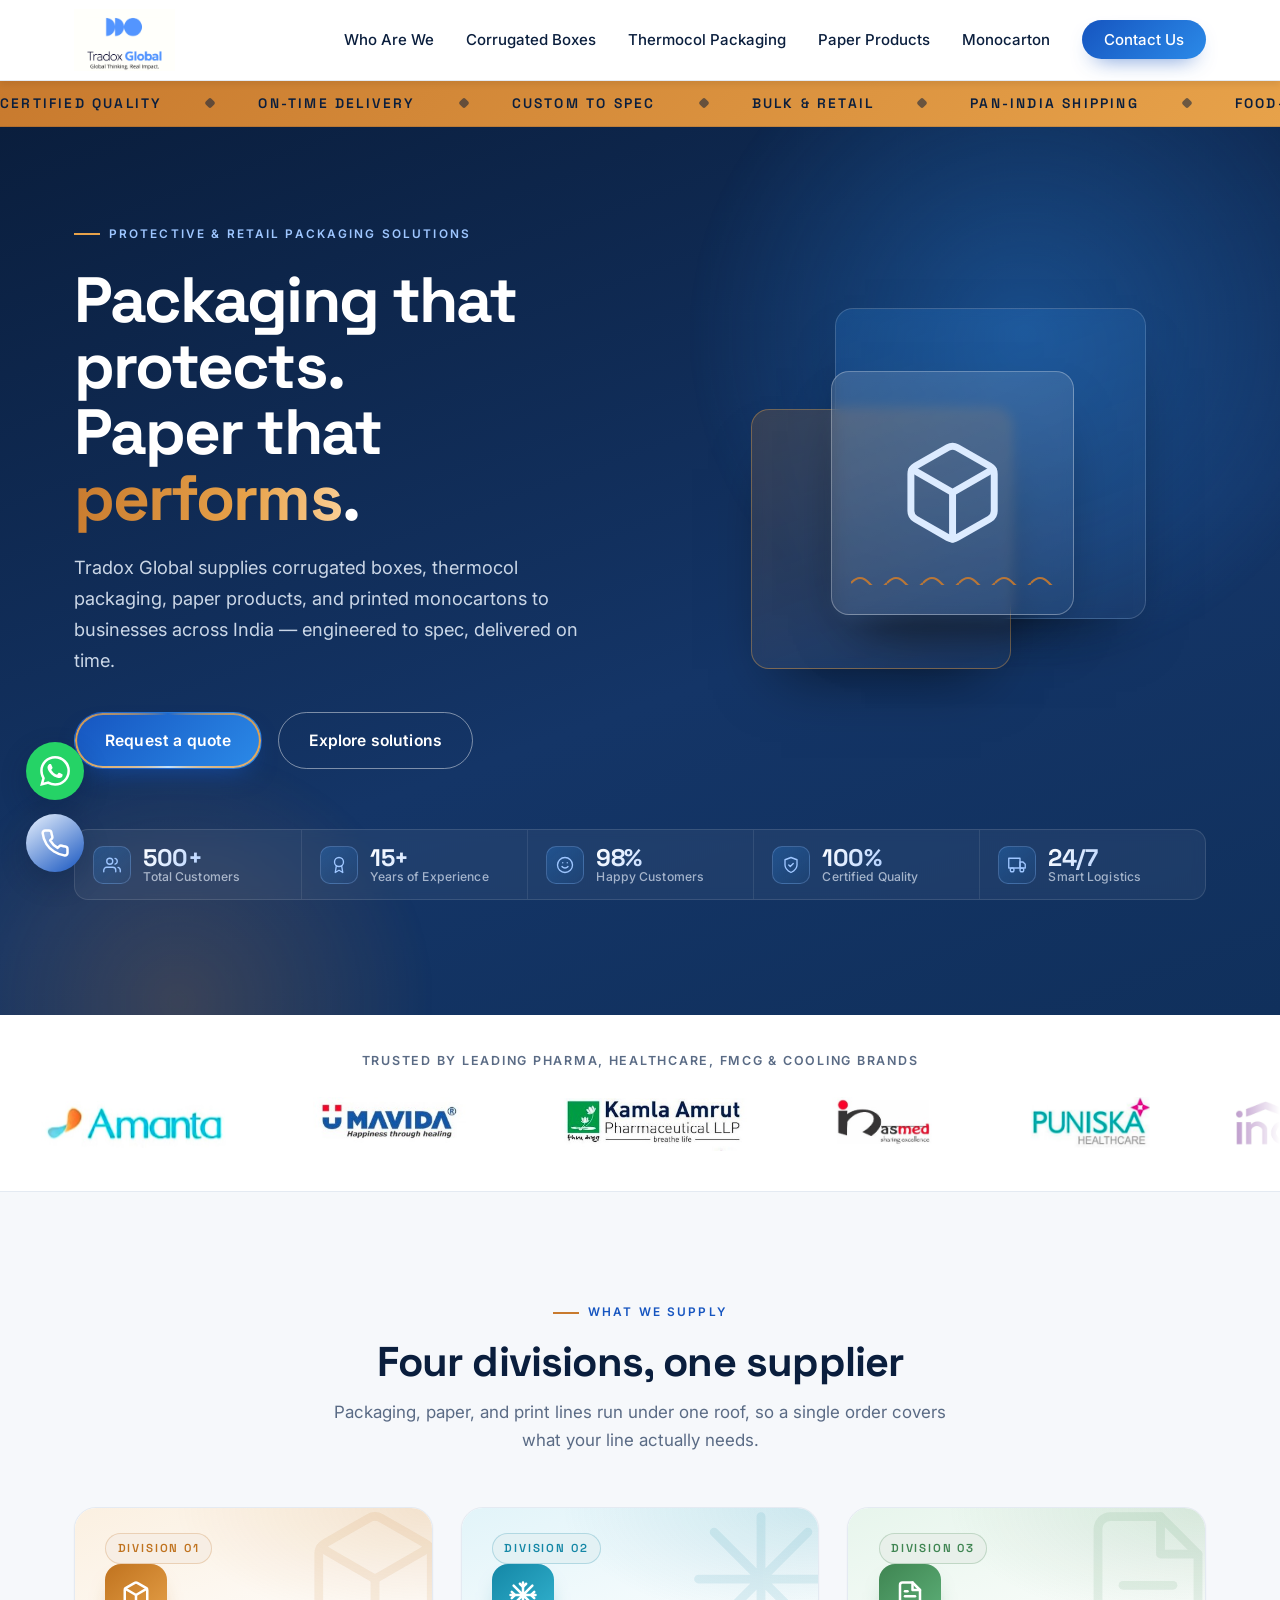
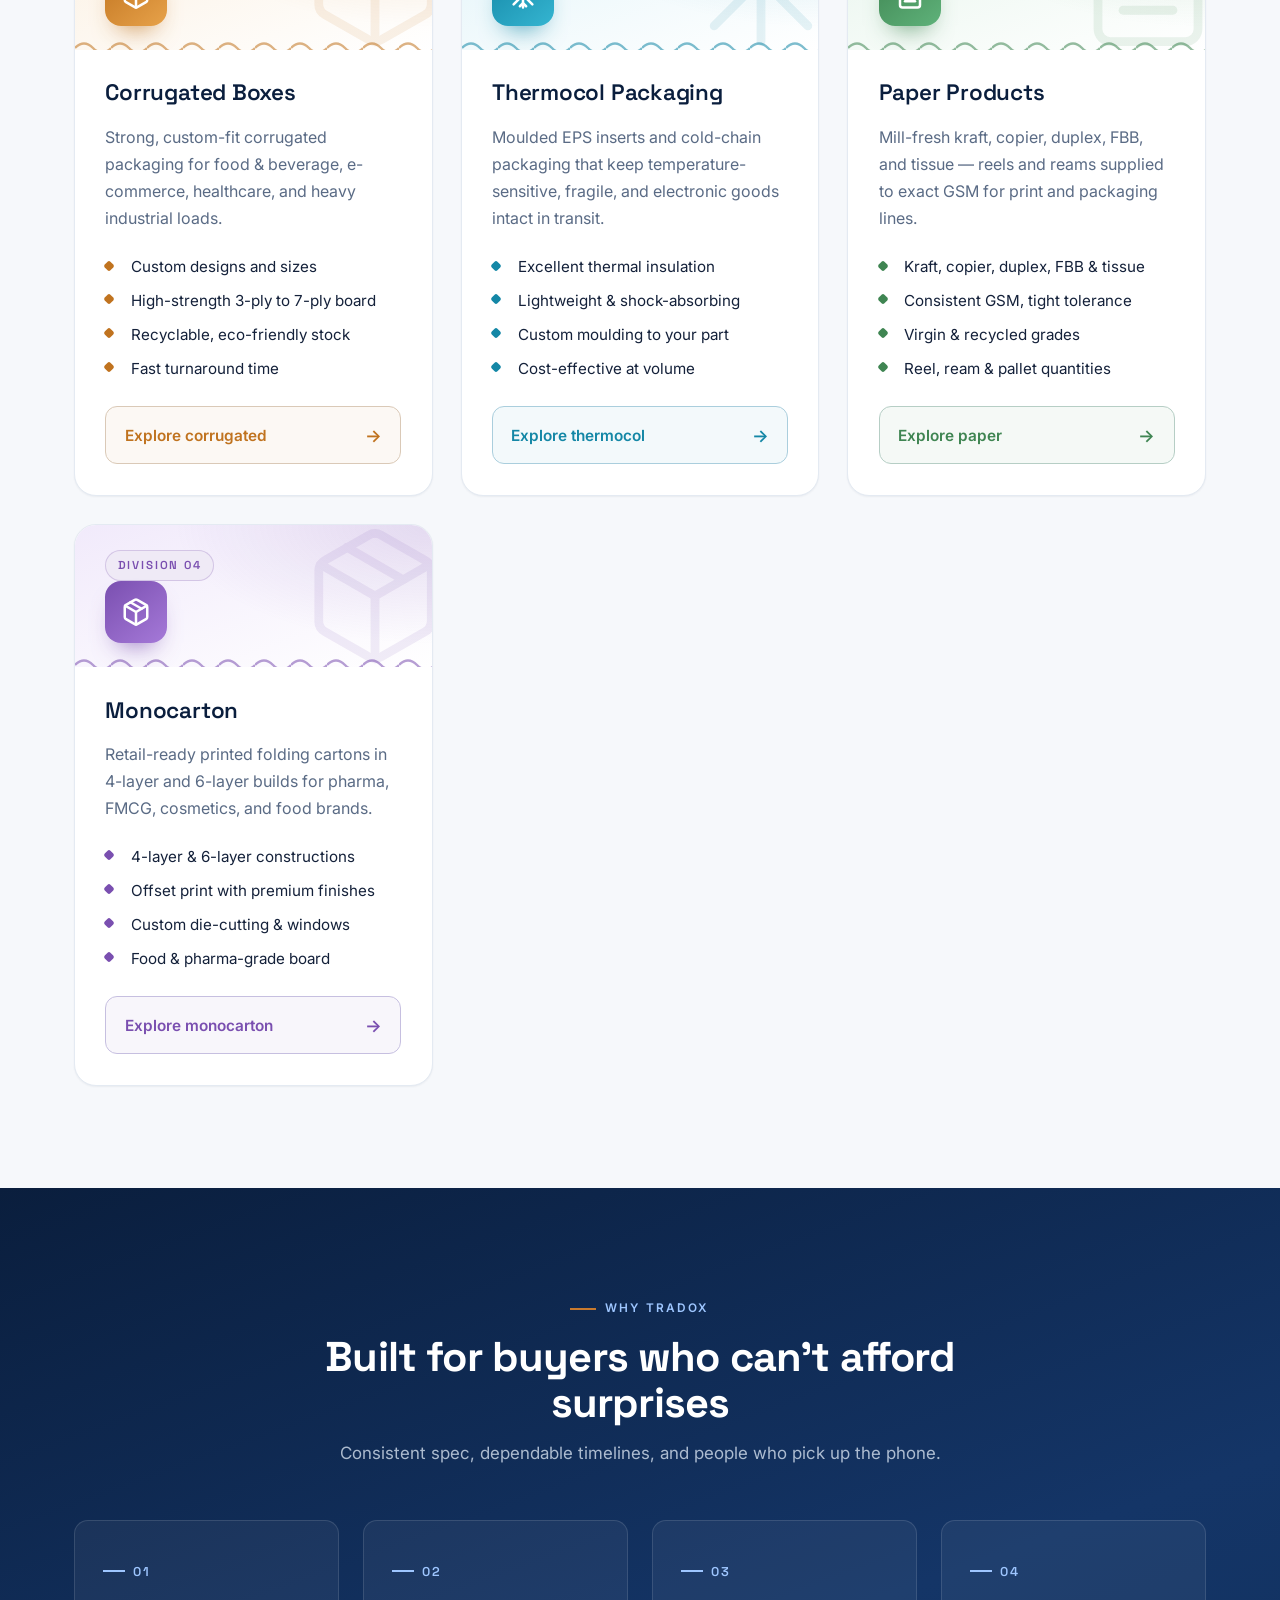
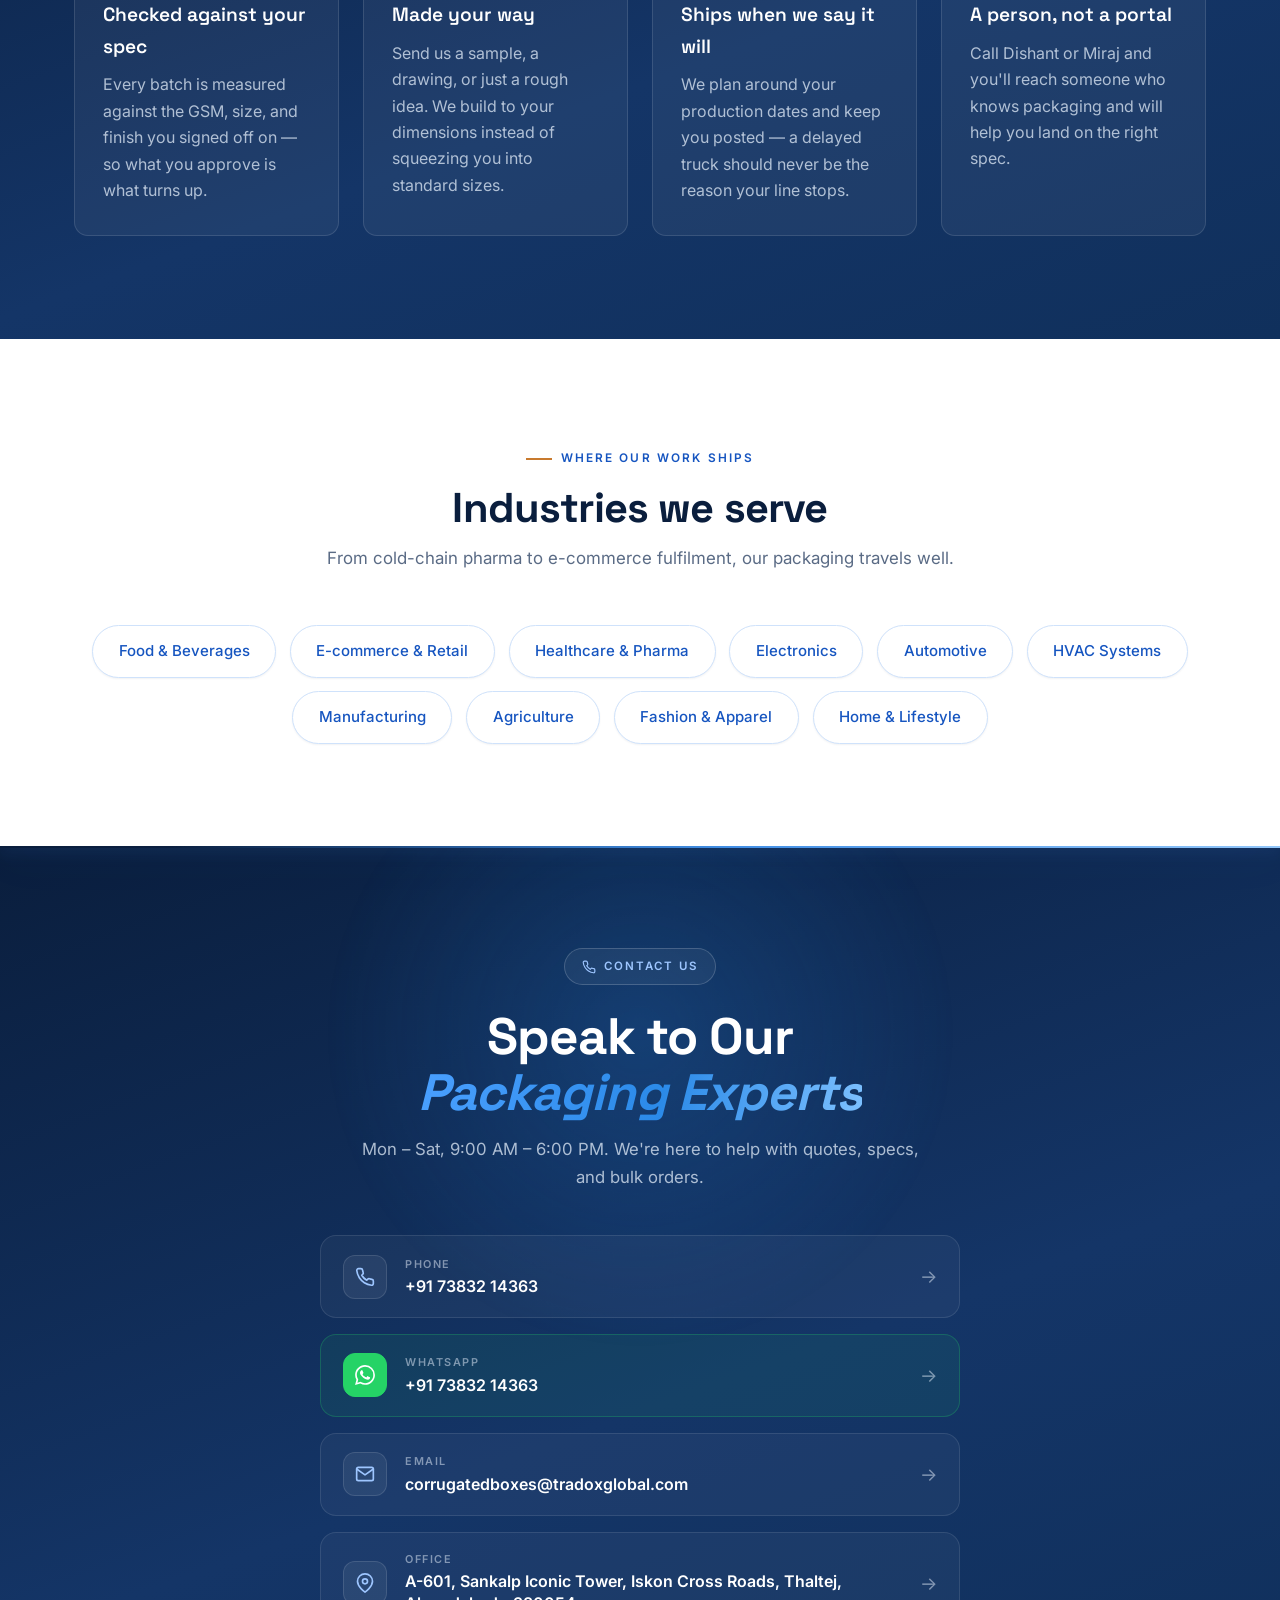
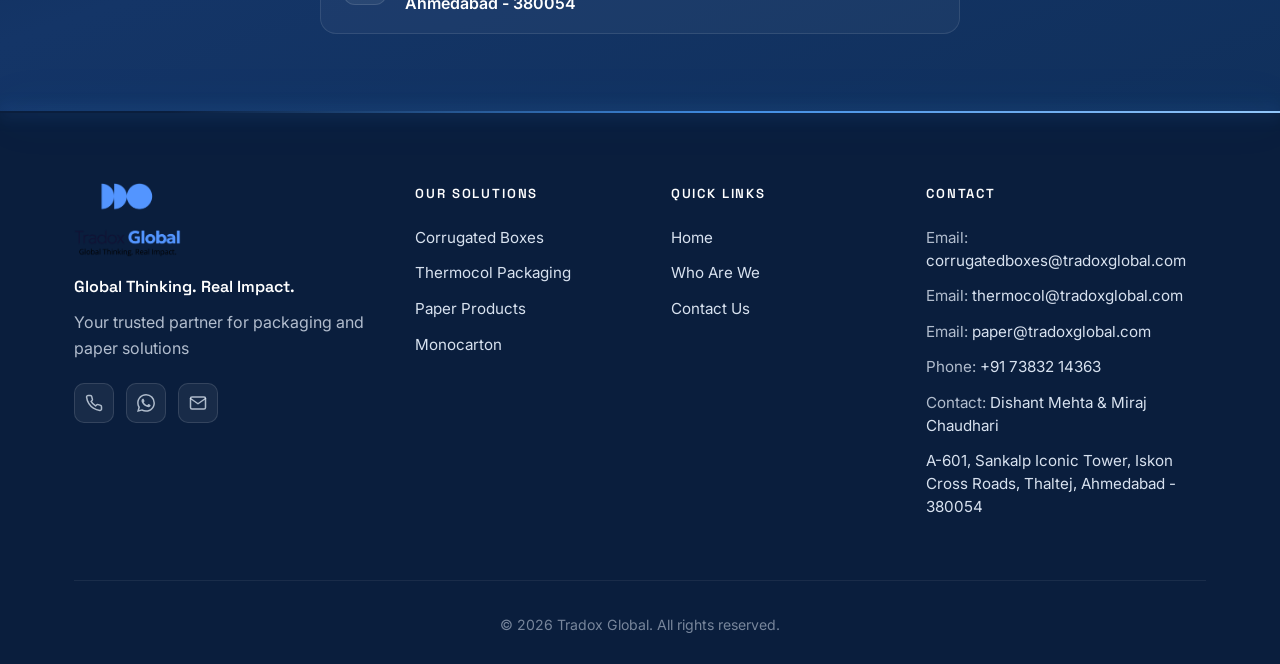
<file: index.html>
<!DOCTYPE html>
<html lang="en">
<head>
    <meta charset="UTF-8">
    <meta name="viewport" content="width=device-width, initial-scale=1.0">
    <title>Tradox Global — Corrugated, thermocol, paper & monocarton packaging</title>
    <link rel="preconnect" href="https://fonts.googleapis.com">
    <link rel="preconnect" href="https://fonts.gstatic.com" crossorigin>
    <link href="https://fonts.googleapis.com/css2?family=Inter:wght@400;500;600;700&family=Space+Grotesk:wght@500;600;700&display=swap" rel="stylesheet">
    <link rel="stylesheet" href="styles.css?v=20261008c">
    <link rel="icon" type="image/svg+xml" href="/favicon.svg">
    <link rel="alternate icon" href="/logo.png">
    <link rel="apple-touch-icon" href="/logo.png">
    <!-- Google tag (gtag.js) -->
    <script async src="https://www.googletagmanager.com/gtag/js?id=AW-18438080213"></script>
    <script>
      window.dataLayer = window.dataLayer || [];
      function gtag(){dataLayer.push(arguments);}
      gtag('js', new Date());

      gtag('config', 'AW-18438080213');
    </script>
</head>
<body>
    <!-- Navigation -->
    <nav class="navbar">
        <div class="container">
            <div class="nav-wrapper">
                <div class="logo">
                    <a href="/">
                        <img src="logo.png" alt="Tradox Global" class="logo-img">
                    </a>
                </div>
                <ul class="nav-menu" id="navMenu">
                    <li><a href="/about">Who Are We</a></li>
                    <li><a href="/corrugated-boxes">Corrugated Boxes</a></li>
                    <li><a href="/thermocol-packaging">Thermocol Packaging</a></li>
                    <li><a href="/paper-products">Paper Products</a></li>
                    <li><a href="/monocarton">Monocarton</a></li>
                    <li><a href="/contact">Contact Us</a></li>
                </ul>
                <button class="mobile-menu-toggle" id="mobileMenuToggle">
                    <span></span>
                    <span></span>
                    <span></span>
                </button>
            </div>
        </div>
    </nav>

    <!-- Capabilities ribbon -->
    <div class="marquee" aria-hidden="true">
        <div class="marquee-track">
            <span class="marquee-item">Certified quality</span>
            <span class="marquee-item">On-time delivery</span>
            <span class="marquee-item">Custom to spec</span>
            <span class="marquee-item">Bulk &amp; retail</span>
            <span class="marquee-item">Pan-India shipping</span>
            <span class="marquee-item">Food-grade options</span>
            <span class="marquee-item">Recyclable stock</span>
            <span class="marquee-item">Engineered protection</span>
            <span class="marquee-item">Certified quality</span>
            <span class="marquee-item">On-time delivery</span>
            <span class="marquee-item">Custom to spec</span>
            <span class="marquee-item">Bulk &amp; retail</span>
            <span class="marquee-item">Pan-India shipping</span>
            <span class="marquee-item">Food-grade options</span>
            <span class="marquee-item">Recyclable stock</span>
            <span class="marquee-item">Engineered protection</span>
        </div>
    </div>

    <!-- Hero Section -->
    <section class="hero">
        <div class="container">
            <div class="hero-content">
                <span class="eyebrow">Protective &amp; retail packaging solutions</span>
                <h1 class="hero-title">Packaging that protects.<br>Paper that <span class="accent">performs</span>.</h1>
                <p class="hero-description">Tradox Global supplies corrugated boxes, thermocol packaging, paper products, and printed monocartons to businesses across India — engineered to spec, delivered on time.</p>
                <div class="hero-cta">
                    <a href="/contact" class="btn btn-primary btn-ring">Request a quote</a>
                    <a href="#solutions" class="btn btn-outline">Explore solutions</a>
                </div>
            </div>
            <div class="hero-visual" aria-hidden="true">
                <div class="box-card box-back"></div>
                <div class="box-card box-mid"></div>
                <div class="box-card box-front">
                    <svg viewBox="0 0 24 24" fill="none" stroke="currentColor" stroke-width="1.5" stroke-linecap="round" stroke-linejoin="round">
                        <path d="M21 16V8a2 2 0 0 0-1-1.73l-7-4a2 2 0 0 0-2 0l-7 4A2 2 0 0 0 3 8v8a2 2 0 0 0 1 1.73l7 4a2 2 0 0 0 2 0l7-4A2 2 0 0 0 21 16z"></path>
                        <polyline points="3.27 6.96 12 12.01 20.73 6.96"></polyline>
                        <line x1="12" y1="22.08" x2="12" y2="12"></line>
                    </svg>
                    <div class="flute-strip"></div>
                </div>
            </div>
        </div>
        <div class="hero-stats">
            <div class="container">
                <div class="stats-row">
                    <div class="stat-item">
                        <div class="stat-icon">
                            <svg viewBox="0 0 24 24" fill="none" stroke="currentColor" stroke-width="1.8" stroke-linecap="round" stroke-linejoin="round"><path d="M17 21v-2a4 4 0 0 0-4-4H5a4 4 0 0 0-4 4v2"></path><circle cx="9" cy="7" r="4"></circle><path d="M23 21v-2a4 4 0 0 0-3-3.87"></path><path d="M16 3.13a4 4 0 0 1 0 7.75"></path></svg>
                        </div>
                        <div class="stat-text">
                            <div class="stat-number">500+</div>
                            <div class="stat-label">Total Customers</div>
                        </div>
                    </div>
                    <div class="stat-item">
                        <div class="stat-icon">
                            <svg viewBox="0 0 24 24" fill="none" stroke="currentColor" stroke-width="1.8" stroke-linecap="round" stroke-linejoin="round"><circle cx="12" cy="8" r="6"></circle><path d="M15.477 12.89 17 22l-5-3-5 3 1.523-9.11"></path></svg>
                        </div>
                        <div class="stat-text">
                            <div class="stat-number">15+</div>
                            <div class="stat-label">Years of Experience</div>
                        </div>
                    </div>
                    <div class="stat-item">
                        <div class="stat-icon">
                            <svg viewBox="0 0 24 24" fill="none" stroke="currentColor" stroke-width="1.8" stroke-linecap="round" stroke-linejoin="round"><circle cx="12" cy="12" r="10"></circle><path d="M8 14s1.5 2 4 2 4-2 4-2"></path><line x1="9" y1="9" x2="9.01" y2="9"></line><line x1="15" y1="9" x2="15.01" y2="9"></line></svg>
                        </div>
                        <div class="stat-text">
                            <div class="stat-number">98%</div>
                            <div class="stat-label">Happy Customers</div>
                        </div>
                    </div>
                    <div class="stat-item">
                        <div class="stat-icon">
                            <svg viewBox="0 0 24 24" fill="none" stroke="currentColor" stroke-width="1.8" stroke-linecap="round" stroke-linejoin="round"><path d="M12 22s8-4 8-10V5l-8-3-8 3v7c0 6 8 10 8 10z"></path><path d="m9 12 2 2 4-4"></path></svg>
                        </div>
                        <div class="stat-text">
                            <div class="stat-number">100%</div>
                            <div class="stat-label">Certified Quality</div>
                        </div>
                    </div>
                    <div class="stat-item">
                        <div class="stat-icon">
                            <svg viewBox="0 0 24 24" fill="none" stroke="currentColor" stroke-width="1.8" stroke-linecap="round" stroke-linejoin="round"><rect x="1" y="3" width="15" height="13"></rect><polygon points="16 8 20 8 23 11 23 16 16 16 16 8"></polygon><circle cx="5.5" cy="18.5" r="2.5"></circle><circle cx="18.5" cy="18.5" r="2.5"></circle></svg>
                        </div>
                        <div class="stat-text">
                            <div class="stat-number">24/7</div>
                            <div class="stat-label">Smart Logistics</div>
                        </div>
                    </div>
                </div>
            </div>
        </div>
    </section>

    <!-- Trusted-by proof band -->
    <section class="clients-strip" aria-label="Brands that trust Tradox">
        <div class="container">
            <p class="clients-strip-label">Trusted by leading pharma, healthcare, FMCG &amp; cooling brands</p>
        </div>
        <div class="clients-marquee">
            <div class="clients-track">
                <div class="client-logo"><img src="clients/amanta.png?v=2" alt="Amanta" loading="lazy"></div>
                <div class="client-logo"><img src="clients/mavida.png?v=2" alt="Mavida" loading="lazy"></div>
                <div class="client-logo"><img src="clients/kamla-amrut.png?v=2" alt="Kamla Amrut Pharmaceutical" loading="lazy"></div>
                <div class="client-logo"><img src="clients/nasmed.png?v=2" alt="Nasmed" loading="lazy"></div>
                <div class="client-logo"><img src="clients/puniska.png?v=2" alt="Puniska Healthcare" loading="lazy"></div>
                <div class="client-logo"><img src="clients/indo.png?v=2" alt="Indo" loading="lazy"></div>
                <div class="client-logo"><img src="clients/hbc.png?v=2" alt="HBC" loading="lazy"></div>
                <div class="client-logo"><img src="clients/ice-make.png?v=2" alt="Ice Make" loading="lazy"></div>
                <div class="client-logo"><img src="clients/denis.png?v=2" alt="Denis Chem Lab" loading="lazy"></div>
                <div class="client-logo"><img src="clients/samrat.png?v=2" alt="Samrat Snacks" loading="lazy"></div>
                <div class="client-logo dup" aria-hidden="true"><img src="clients/amanta.png?v=2" alt="" loading="lazy"></div>
                <div class="client-logo dup" aria-hidden="true"><img src="clients/mavida.png?v=2" alt="" loading="lazy"></div>
                <div class="client-logo dup" aria-hidden="true"><img src="clients/kamla-amrut.png?v=2" alt="" loading="lazy"></div>
                <div class="client-logo dup" aria-hidden="true"><img src="clients/nasmed.png?v=2" alt="" loading="lazy"></div>
                <div class="client-logo dup" aria-hidden="true"><img src="clients/puniska.png?v=2" alt="" loading="lazy"></div>
                <div class="client-logo dup" aria-hidden="true"><img src="clients/indo.png?v=2" alt="" loading="lazy"></div>
                <div class="client-logo dup" aria-hidden="true"><img src="clients/hbc.png?v=2" alt="" loading="lazy"></div>
                <div class="client-logo dup" aria-hidden="true"><img src="clients/ice-make.png?v=2" alt="" loading="lazy"></div>
                <div class="client-logo dup" aria-hidden="true"><img src="clients/denis.png?v=2" alt="" loading="lazy"></div>
                <div class="client-logo dup" aria-hidden="true"><img src="clients/samrat.png?v=2" alt="" loading="lazy"></div>
            </div>
        </div>
    </section>

    <!-- Business Divisions Section -->
    <section class="solutions" id="solutions">
        <div class="container">
            <div class="section-header">
                <span class="eyebrow">What we supply</span>
                <h2>Four divisions, one supplier</h2>
                <p>Packaging, paper, and print lines run under one roof, so a single order covers what your line actually needs.</p>
            </div>
            
            <div class="solutions-grid">
                <!-- Corrugated Boxes -->
                <article class="solution-card sc-kraft">
                    <div class="solution-media">
                        <span class="solution-index">Division 01</span>
                        <div class="solution-icon">
                            <svg xmlns="http://www.w3.org/2000/svg" viewBox="0 0 24 24" fill="none" stroke="currentColor" stroke-width="2" stroke-linecap="round" stroke-linejoin="round">
                                <path d="M21 16V8a2 2 0 0 0-1-1.73l-7-4a2 2 0 0 0-2 0l-7 4A2 2 0 0 0 3 8v8a2 2 0 0 0 1 1.73l7 4a2 2 0 0 0 2 0l7-4A2 2 0 0 0 21 16z"></path>
                                <polyline points="3.27 6.96 12 12.01 20.73 6.96"></polyline>
                                <line x1="12" y1="22.08" x2="12" y2="12"></line>
                            </svg>
                        </div>
                        <svg class="solution-watermark" viewBox="0 0 24 24" fill="none" stroke="currentColor" stroke-width="1.4" stroke-linecap="round" stroke-linejoin="round" aria-hidden="true">
                            <path d="M21 16V8a2 2 0 0 0-1-1.73l-7-4a2 2 0 0 0-2 0l-7 4A2 2 0 0 0 3 8v8a2 2 0 0 0 1 1.73l7 4a2 2 0 0 0 2 0l7-4A2 2 0 0 0 21 16z"></path>
                            <polyline points="3.27 6.96 12 12.01 20.73 6.96"></polyline>
                            <line x1="12" y1="22.08" x2="12" y2="12"></line>
                        </svg>
                        <span class="solution-flute"></span>
                    </div>
                    <div class="solution-body">
                        <h3>Corrugated Boxes</h3>
                        <p>Strong, custom-fit corrugated packaging for food &amp; beverage, e-commerce, healthcare, and heavy industrial loads.</p>
                        <ul class="solution-features">
                            <li>Custom designs and sizes</li>
                            <li>High-strength 3-ply to 7-ply board</li>
                            <li>Recyclable, eco-friendly stock</li>
                            <li>Fast turnaround time</li>
                        </ul>
                        <a href="/corrugated-boxes" class="solution-cta">Explore corrugated <span aria-hidden="true">&rarr;</span></a>
                    </div>
                </article>

                <!-- Thermocol Packaging -->
                <article class="solution-card sc-cyan">
                    <div class="solution-media">
                        <span class="solution-index">Division 02</span>
                        <div class="solution-icon">
                            <svg xmlns="http://www.w3.org/2000/svg" viewBox="0 0 24 24" fill="none" stroke="currentColor" stroke-width="2" stroke-linecap="round" stroke-linejoin="round">
                                <path d="M12 2v20M2 12h20M4.5 4.5l15 15M19.5 4.5l-15 15"></path>
                                <path d="M12 5.5 9.5 3M12 5.5 14.5 3M12 18.5 9.5 21M12 18.5 14.5 21"></path>
                                <path d="M5.5 12 3 9.5M5.5 12 3 14.5M18.5 12 21 9.5M18.5 12 21 14.5"></path>
                            </svg>
                        </div>
                        <svg class="solution-watermark" viewBox="0 0 24 24" fill="none" stroke="currentColor" stroke-width="1.4" stroke-linecap="round" stroke-linejoin="round" aria-hidden="true">
                            <path d="M12 2v20M2 12h20M4.5 4.5l15 15M19.5 4.5l-15 15"></path>
                        </svg>
                        <span class="solution-flute"></span>
                    </div>
                    <div class="solution-body">
                        <h3>Thermocol Packaging</h3>
                        <p>Moulded EPS inserts and cold-chain packaging that keep temperature-sensitive, fragile, and electronic goods intact in transit.</p>
                        <ul class="solution-features">
                            <li>Excellent thermal insulation</li>
                            <li>Lightweight &amp; shock-absorbing</li>
                            <li>Custom moulding to your part</li>
                            <li>Cost-effective at volume</li>
                        </ul>
                        <a href="/thermocol-packaging" class="solution-cta">Explore thermocol <span aria-hidden="true">&rarr;</span></a>
                    </div>
                </article>

                <!-- Paper Products -->
                <article class="solution-card sc-paper">
                    <div class="solution-media">
                        <span class="solution-index">Division 03</span>
                        <div class="solution-icon">
                            <svg xmlns="http://www.w3.org/2000/svg" viewBox="0 0 24 24" fill="none" stroke="currentColor" stroke-width="2" stroke-linecap="round" stroke-linejoin="round">
                                <path d="M14 2H6a2 2 0 0 0-2 2v16a2 2 0 0 0 2 2h12a2 2 0 0 0 2-2V8z"></path>
                                <polyline points="14 2 14 8 20 8"></polyline>
                                <line x1="8" y1="13" x2="16" y2="13"></line>
                                <line x1="8" y1="17" x2="16" y2="17"></line>
                                <line x1="8" y1="9" x2="10" y2="9"></line>
                            </svg>
                        </div>
                        <svg class="solution-watermark" viewBox="0 0 24 24" fill="none" stroke="currentColor" stroke-width="1.4" stroke-linecap="round" stroke-linejoin="round" aria-hidden="true">
                            <path d="M14 2H6a2 2 0 0 0-2 2v16a2 2 0 0 0 2 2h12a2 2 0 0 0 2-2V8z"></path>
                            <polyline points="14 2 14 8 20 8"></polyline>
                            <line x1="8" y1="13" x2="16" y2="13"></line>
                            <line x1="8" y1="17" x2="16" y2="17"></line>
                        </svg>
                        <span class="solution-flute"></span>
                    </div>
                    <div class="solution-body">
                        <h3>Paper Products</h3>
                        <p>Mill-fresh kraft, copier, duplex, FBB, and tissue — reels and reams supplied to exact GSM for print and packaging lines.</p>
                        <ul class="solution-features">
                            <li>Kraft, copier, duplex, FBB &amp; tissue</li>
                            <li>Consistent GSM, tight tolerance</li>
                            <li>Virgin &amp; recycled grades</li>
                            <li>Reel, ream &amp; pallet quantities</li>
                        </ul>
                        <a href="/paper-products" class="solution-cta">Explore paper <span aria-hidden="true">&rarr;</span></a>
                    </div>
                </article>

                <!-- Monocarton -->
                <article class="solution-card sc-mono">
                    <div class="solution-media">
                        <span class="solution-index">Division 04</span>
                        <div class="solution-icon">
                            <svg xmlns="http://www.w3.org/2000/svg" viewBox="0 0 24 24" fill="none" stroke="currentColor" stroke-width="2" stroke-linecap="round" stroke-linejoin="round">
                                <line x1="16.5" y1="9.4" x2="7.5" y2="4.21"></line>
                                <path d="M21 16V8a2 2 0 0 0-1-1.73l-7-4a2 2 0 0 0-2 0l-7 4A2 2 0 0 0 3 8v8a2 2 0 0 0 1 1.73l7 4a2 2 0 0 0 2 0l7-4A2 2 0 0 0 21 16z"></path>
                                <polyline points="3.27 6.96 12 12.01 20.73 6.96"></polyline>
                                <line x1="12" y1="22.08" x2="12" y2="12"></line>
                            </svg>
                        </div>
                        <svg class="solution-watermark" viewBox="0 0 24 24" fill="none" stroke="currentColor" stroke-width="1.4" stroke-linecap="round" stroke-linejoin="round" aria-hidden="true">
                            <line x1="16.5" y1="9.4" x2="7.5" y2="4.21"></line>
                            <path d="M21 16V8a2 2 0 0 0-1-1.73l-7-4a2 2 0 0 0-2 0l-7 4A2 2 0 0 0 3 8v8a2 2 0 0 0 1 1.73l7 4a2 2 0 0 0 2 0l7-4A2 2 0 0 0 21 16z"></path>
                            <polyline points="3.27 6.96 12 12.01 20.73 6.96"></polyline>
                            <line x1="12" y1="22.08" x2="12" y2="12"></line>
                        </svg>
                        <span class="solution-flute"></span>
                    </div>
                    <div class="solution-body">
                        <h3>Monocarton</h3>
                        <p>Retail-ready printed folding cartons in 4-layer and 6-layer builds for pharma, FMCG, cosmetics, and food brands.</p>
                        <ul class="solution-features">
                            <li>4-layer &amp; 6-layer constructions</li>
                            <li>Offset print with premium finishes</li>
                            <li>Custom die-cutting &amp; windows</li>
                            <li>Food &amp; pharma-grade board</li>
                        </ul>
                        <a href="/monocarton" class="solution-cta">Explore monocarton <span aria-hidden="true">&rarr;</span></a>
                    </div>
                </article>
            </div>
        </div>
    </section>

    <!-- Why Choose Us Section -->
    <section class="why-choose-us why-choose-dark">
        <div class="container">
            <div class="section-header">
                <span class="eyebrow">Why Tradox</span>
                <h2>Built for buyers who can't afford surprises</h2>
                <p>Consistent spec, dependable timelines, and people who pick up the phone.</p>
            </div>
            
            <div class="features-grid">
                <div class="feature-item">
                    <div class="feature-number">01</div>
                    <h3>Checked against your spec</h3>
                    <p>Every batch is measured against the GSM, size, and finish you signed off on — so what you approve is what turns up.</p>
                </div>
                <div class="feature-item">
                    <div class="feature-number">02</div>
                    <h3>Made your way</h3>
                    <p>Send us a sample, a drawing, or just a rough idea. We build to your dimensions instead of squeezing you into standard sizes.</p>
                </div>
                <div class="feature-item">
                    <div class="feature-number">03</div>
                    <h3>Ships when we say it will</h3>
                    <p>We plan around your production dates and keep you posted — a delayed truck should never be the reason your line stops.</p>
                </div>
                <div class="feature-item">
                    <div class="feature-number">04</div>
                    <h3>A person, not a portal</h3>
                    <p>Call Dishant or Miraj and you'll reach someone who knows packaging and will help you land on the right spec.</p>
                </div>
            </div>
        </div>
    </section>

    <!-- Industries We Serve -->
    <section class="industries">
        <div class="container">
            <div class="section-header">
                <span class="eyebrow">Where our work ships</span>
                <h2>Industries we serve</h2>
                <p>From cold-chain pharma to e-commerce fulfilment, our packaging travels well.</p>
            </div>
            
            <div class="industries-grid">
                <div class="industry-tag">Food & Beverages</div>
                <div class="industry-tag">E-commerce & Retail</div>
                <div class="industry-tag">Healthcare & Pharma</div>
                <div class="industry-tag">Electronics</div>
                <div class="industry-tag">Automotive</div>
                <div class="industry-tag">HVAC Systems</div>
                <div class="industry-tag">Manufacturing</div>
                <div class="industry-tag">Agriculture</div>
                <div class="industry-tag">Fashion & Apparel</div>
                <div class="industry-tag">Home & Lifestyle</div>
            </div>
        </div>
    </section>

    <!-- Contact CTA -->
    <section class="contact-cta">
        <div class="container">
            <span class="eyebrow-pill">
                <svg viewBox="0 0 24 24" fill="none" stroke="currentColor" stroke-width="2" stroke-linecap="round" stroke-linejoin="round" aria-hidden="true"><path d="M22 16.92v3a2 2 0 0 1-2.18 2 19.79 19.79 0 0 1-8.63-3.07 19.5 19.5 0 0 1-6-6 19.79 19.79 0 0 1-3.07-8.67A2 2 0 0 1 4.11 2h3a2 2 0 0 1 2 1.72c.13.96.36 1.9.7 2.81a2 2 0 0 1-.45 2.11L8.09 9.91a16 16 0 0 0 6 6l1.27-1.27a2 2 0 0 1 2.11-.45c.9.34 1.85.57 2.81.7A2 2 0 0 1 22 16.92z"></path></svg>
                Contact Us
            </span>
            <h2 class="contact-cta-title">Speak to Our<br><span class="accent">Packaging Experts</span></h2>
            <p class="contact-cta-sub">Mon &ndash; Sat, 9:00 AM &ndash; 6:00 PM. We're here to help with quotes, specs, and bulk orders.</p>

            <div class="contact-cards">
                <a class="contact-card" href="tel:+917383214363">
                    <span class="cc-icon">
                        <svg viewBox="0 0 24 24" fill="none" stroke="currentColor" stroke-width="2" stroke-linecap="round" stroke-linejoin="round"><path d="M22 16.92v3a2 2 0 0 1-2.18 2 19.79 19.79 0 0 1-8.63-3.07 19.5 19.5 0 0 1-6-6 19.79 19.79 0 0 1-3.07-8.67A2 2 0 0 1 4.11 2h3a2 2 0 0 1 2 1.72c.13.96.36 1.9.7 2.81a2 2 0 0 1-.45 2.11L8.09 9.91a16 16 0 0 0 6 6l1.27-1.27a2 2 0 0 1 2.11-.45c.9.34 1.85.57 2.81.7A2 2 0 0 1 22 16.92z"></path></svg>
                    </span>
                    <span class="cc-text">
                        <span class="cc-label">Phone</span>
                        <span class="cc-value">+91 73832 14363</span>
                    </span>
                    <span class="cc-arrow" aria-hidden="true">&rarr;</span>
                </a>

                <a class="contact-card cc-whatsapp" href="https://wa.me/917383214363" target="_blank" rel="noopener">
                    <span class="cc-icon">
                        <svg viewBox="0 0 24 24" fill="currentColor" aria-hidden="true"><path d="M17.472 14.382c-.297-.149-1.758-.867-2.03-.967-.273-.099-.471-.148-.67.15-.197.297-.767.966-.94 1.164-.173.199-.347.223-.644.075-.297-.15-1.255-.463-2.39-1.475-.883-.788-1.48-1.761-1.653-2.059-.173-.297-.018-.458.13-.606.134-.133.298-.347.446-.52.149-.174.198-.298.298-.497.099-.198.05-.371-.025-.52-.075-.149-.669-1.612-.916-2.207-.242-.579-.487-.5-.669-.51-.173-.008-.371-.01-.57-.01-.198 0-.52.074-.792.372-.272.297-1.04 1.016-1.04 2.479 0 1.462 1.065 2.875 1.213 3.074.149.198 2.096 3.2 5.077 4.487.709.306 1.262.489 1.694.625.712.227 1.36.195 1.871.118.571-.085 1.758-.719 2.006-1.413.248-.694.248-1.289.173-1.413-.074-.124-.272-.198-.57-.347m-5.421 7.403h-.004a9.87 9.87 0 01-5.031-1.378l-.361-.214-3.741.982.998-3.648-.235-.374a9.86 9.86 0 01-1.51-5.26c.001-5.45 4.436-9.884 9.888-9.884 2.64 0 5.122 1.03 6.988 2.898a9.825 9.825 0 012.893 6.994c-.003 5.45-4.437 9.884-9.885 9.884m8.413-18.297A11.815 11.815 0 0012.05 0C5.495 0 .16 5.335.157 11.892c0 2.096.547 4.142 1.588 5.945L.057 24l6.305-1.654a11.882 11.882 0 005.683 1.448h.005c6.554 0 11.89-5.335 11.893-11.893a11.821 11.821 0 00-3.48-8.413z"></path></svg>
                    </span>
                    <span class="cc-text">
                        <span class="cc-label">WhatsApp</span>
                        <span class="cc-value">+91 73832 14363</span>
                    </span>
                    <span class="cc-arrow" aria-hidden="true">&rarr;</span>
                </a>

                <a class="contact-card" href="mailto:corrugatedboxes@tradoxglobal.com">
                    <span class="cc-icon">
                        <svg viewBox="0 0 24 24" fill="none" stroke="currentColor" stroke-width="2" stroke-linecap="round" stroke-linejoin="round"><path d="M4 4h16a2 2 0 0 1 2 2v12a2 2 0 0 1-2 2H4a2 2 0 0 1-2-2V6a2 2 0 0 1 2-2z"></path><polyline points="22 6 12 13 2 6"></polyline></svg>
                    </span>
                    <span class="cc-text">
                        <span class="cc-label">Email</span>
                        <span class="cc-value">corrugatedboxes@tradoxglobal.com</span>
                    </span>
                    <span class="cc-arrow" aria-hidden="true">&rarr;</span>
                </a>

                <a class="contact-card" href="https://maps.google.com/?q=Sankalp+Iconic+Tower+Iskon+Cross+Roads+Thaltej+Ahmedabad+380054" target="_blank" rel="noopener">
                    <span class="cc-icon">
                        <svg viewBox="0 0 24 24" fill="none" stroke="currentColor" stroke-width="2" stroke-linecap="round" stroke-linejoin="round"><path d="M21 10c0 7-9 13-9 13s-9-6-9-13a9 9 0 0 1 18 0z"></path><circle cx="12" cy="10" r="3"></circle></svg>
                    </span>
                    <span class="cc-text">
                        <span class="cc-label">Office</span>
                        <span class="cc-value">A-601, Sankalp Iconic Tower, Iskon Cross Roads, Thaltej, Ahmedabad - 380054</span>
                    </span>
                    <span class="cc-arrow" aria-hidden="true">&rarr;</span>
                </a>
            </div>
        </div>
    </section>

    <!-- Footer -->
    <footer class="footer">
        <div class="container">
            <div class="footer-grid">
                <div class="footer-col">
                    <img src="logo-white.png" alt="Tradox Global" class="footer-logo">
                    <p class="footer-tagline">Global Thinking. Real Impact.</p>
                    <p>Your trusted partner for packaging and paper solutions</p>
                    <div class="footer-social">
                        <a href="tel:+917383214363" aria-label="Call us">
                            <svg viewBox="0 0 24 24" fill="none" stroke="currentColor" stroke-width="2" stroke-linecap="round" stroke-linejoin="round"><path d="M22 16.92v3a2 2 0 0 1-2.18 2 19.79 19.79 0 0 1-8.63-3.07 19.5 19.5 0 0 1-6-6 19.79 19.79 0 0 1-3.07-8.67A2 2 0 0 1 4.11 2h3a2 2 0 0 1 2 1.72c.13.96.36 1.9.7 2.81a2 2 0 0 1-.45 2.11L8.09 9.91a16 16 0 0 0 6 6l1.27-1.27a2 2 0 0 1 2.11-.45c.9.34 1.85.57 2.81.7A2 2 0 0 1 22 16.92z"></path></svg>
                        </a>
                        <a href="https://wa.me/917383214363" class="is-whatsapp" target="_blank" rel="noopener" aria-label="WhatsApp">
                            <svg viewBox="0 0 24 24" fill="currentColor" aria-hidden="true"><path d="M17.472 14.382c-.297-.149-1.758-.867-2.03-.967-.273-.099-.471-.148-.67.15-.197.297-.767.966-.94 1.164-.173.199-.347.223-.644.075-.297-.15-1.255-.463-2.39-1.475-.883-.788-1.48-1.761-1.653-2.059-.173-.297-.018-.458.13-.606.134-.133.298-.347.446-.52.149-.174.198-.298.298-.497.099-.198.05-.371-.025-.52-.075-.149-.669-1.612-.916-2.207-.242-.579-.487-.5-.669-.51-.173-.008-.371-.01-.57-.01-.198 0-.52.074-.792.372-.272.297-1.04 1.016-1.04 2.479 0 1.462 1.065 2.875 1.213 3.074.149.198 2.096 3.2 5.077 4.487.709.306 1.262.489 1.694.625.712.227 1.36.195 1.871.118.571-.085 1.758-.719 2.006-1.413.248-.694.248-1.289.173-1.413-.074-.124-.272-.198-.57-.347m-5.421 7.403h-.004a9.87 9.87 0 01-5.031-1.378l-.361-.214-3.741.982.998-3.648-.235-.374a9.86 9.86 0 01-1.51-5.26c.001-5.45 4.436-9.884 9.888-9.884 2.64 0 5.122 1.03 6.988 2.898a9.825 9.825 0 012.893 6.994c-.003 5.45-4.437 9.884-9.885 9.884m8.413-18.297A11.815 11.815 0 0012.05 0C5.495 0 .16 5.335.157 11.892c0 2.096.547 4.142 1.588 5.945L.057 24l6.305-1.654a11.882 11.882 0 005.683 1.448h.005c6.554 0 11.89-5.335 11.893-11.893a11.821 11.821 0 00-3.48-8.413z"></path></svg>
                        </a>
                        <a href="mailto:corrugatedboxes@tradoxglobal.com" aria-label="Email us">
                            <svg viewBox="0 0 24 24" fill="none" stroke="currentColor" stroke-width="2" stroke-linecap="round" stroke-linejoin="round"><path d="M4 4h16a2 2 0 0 1 2 2v12a2 2 0 0 1-2 2H4a2 2 0 0 1-2-2V6a2 2 0 0 1 2-2z"></path><polyline points="22 6 12 13 2 6"></polyline></svg>
                        </a>
                    </div>
                </div>
                
                <div class="footer-col">
                    <h4>Our Solutions</h4>
                    <ul>
                        <li><a href="/corrugated-boxes">Corrugated Boxes</a></li>
                        <li><a href="/thermocol-packaging">Thermocol Packaging</a></li>
                        <li><a href="/paper-products">Paper Products</a></li>
                    <li><a href="/monocarton">Monocarton</a></li>
                    </ul>
                </div>
                
                <div class="footer-col">
                    <h4>Quick Links</h4>
                    <ul>
                        <li><a href="/">Home</a></li>
                        <li><a href="/about">Who Are We</a></li>
                        <li><a href="/contact">Contact Us</a></li>
                    </ul>
                </div>
                
                <div class="footer-col">
                    <h4>Contact</h4>
                    <ul>
                        <li>Email: <a href="mailto:corrugatedboxes@tradoxglobal.com">corrugatedboxes@tradoxglobal.com</a></li>
                        <li>Email: <a href="mailto:thermocol@tradoxglobal.com">thermocol@tradoxglobal.com</a></li>
                        <li>Email: <a href="mailto:paper@tradoxglobal.com">paper@tradoxglobal.com</a></li>
                        <li>Phone: <a href="tel:+917383214363">+91 73832 14363</a></li>
                        <li>Contact: <a href="tel:+917383214363">Dishant Mehta &amp; Miraj Chaudhari</a></li>
                        <li><a href="https://maps.google.com/?q=Sankalp+Iconic+Tower+Iskon+Cross+Roads+Thaltej+Ahmedabad+380054" target="_blank" rel="noopener">A-601, Sankalp Iconic Tower, Iskon Cross Roads, Thaltej, Ahmedabad - 380054</a></li>
                    </ul>
                </div>
            </div>
            
            <div class="footer-bottom">
                <p>&copy; 2026 Tradox Global. All rights reserved.</p>
            </div>
        </div>
    </footer>

    <!-- Floating quick-contact buttons (Google Ads / GA4 trackable) -->
    <div class="floating-contact" aria-label="Quick contact">
        <a href="https://wa.me/917383214363?text=Hi%20Tradox%20Global%2C%20I%27d%20like%20to%20enquire%20about%20your%20products." class="fab fab-whatsapp" target="_blank" rel="noopener" data-ga-event="whatsapp_click" data-ga-label="floating_button" aria-label="Chat with us on WhatsApp">
            <svg viewBox="0 0 24 24" fill="currentColor" aria-hidden="true"><path d="M17.472 14.382c-.297-.149-1.758-.867-2.03-.967-.273-.099-.471-.148-.67.15-.197.297-.767.966-.94 1.164-.173.199-.347.223-.644.075-.297-.15-1.255-.463-2.39-1.475-.883-.788-1.48-1.761-1.653-2.059-.173-.297-.018-.458.13-.606.134-.133.298-.347.446-.52.149-.174.198-.298.298-.497.099-.198.05-.371-.025-.52-.075-.149-.669-1.612-.916-2.207-.242-.579-.487-.5-.669-.51-.173-.008-.371-.01-.57-.01-.198 0-.52.074-.792.372-.272.297-1.04 1.016-1.04 2.479 0 1.462 1.065 2.875 1.213 3.074.149.198 2.096 3.2 5.077 4.487.709.306 1.262.489 1.694.625.712.227 1.36.195 1.871.118.571-.085 1.758-.719 2.006-1.413.248-.694.248-1.289.173-1.413-.074-.124-.272-.198-.57-.347m-5.421 7.403h-.004a9.87 9.87 0 01-5.031-1.378l-.361-.214-3.741.982.998-3.648-.235-.374a9.86 9.86 0 01-1.51-5.26c.001-5.45 4.436-9.884 9.888-9.884 2.64 0 5.122 1.03 6.988 2.898a9.825 9.825 0 012.893 6.994c-.003 5.45-4.437 9.884-9.885 9.884m8.413-18.297A11.815 11.815 0 0012.05 0C5.495 0 .16 5.335.157 11.892c0 2.096.547 4.142 1.588 5.945L.057 24l6.305-1.654a11.882 11.882 0 005.683 1.448h.005c6.554 0 11.89-5.335 11.893-11.893a11.821 11.821 0 00-3.48-8.413z"></path></svg>
            <span class="fab-label">Chat on WhatsApp</span>
        </a>
        <a href="tel:+917383214363" class="fab fab-call" data-ga-event="call_click" data-ga-label="floating_button" aria-label="Call us">
            <svg viewBox="0 0 24 24" fill="none" stroke="currentColor" stroke-width="2" stroke-linecap="round" stroke-linejoin="round"><path d="M22 16.92v3a2 2 0 0 1-2.18 2 19.79 19.79 0 0 1-8.63-3.07 19.5 19.5 0 0 1-6-6 19.79 19.79 0 0 1-3.07-8.67A2 2 0 0 1 4.11 2h3a2 2 0 0 1 2 1.72c.13.96.36 1.9.7 2.81a2 2 0 0 1-.45 2.11L8.09 9.91a16 16 0 0 0 6 6l1.27-1.27a2 2 0 0 1 2.11-.45c.9.34 1.85.57 2.81.7A2 2 0 0 1 22 16.92z"></path></svg>
            <span class="fab-label">Call us</span>
        </a>
    </div>

    <script src="script.js?v=20260910c"></script>
</body>
</html>
</file>
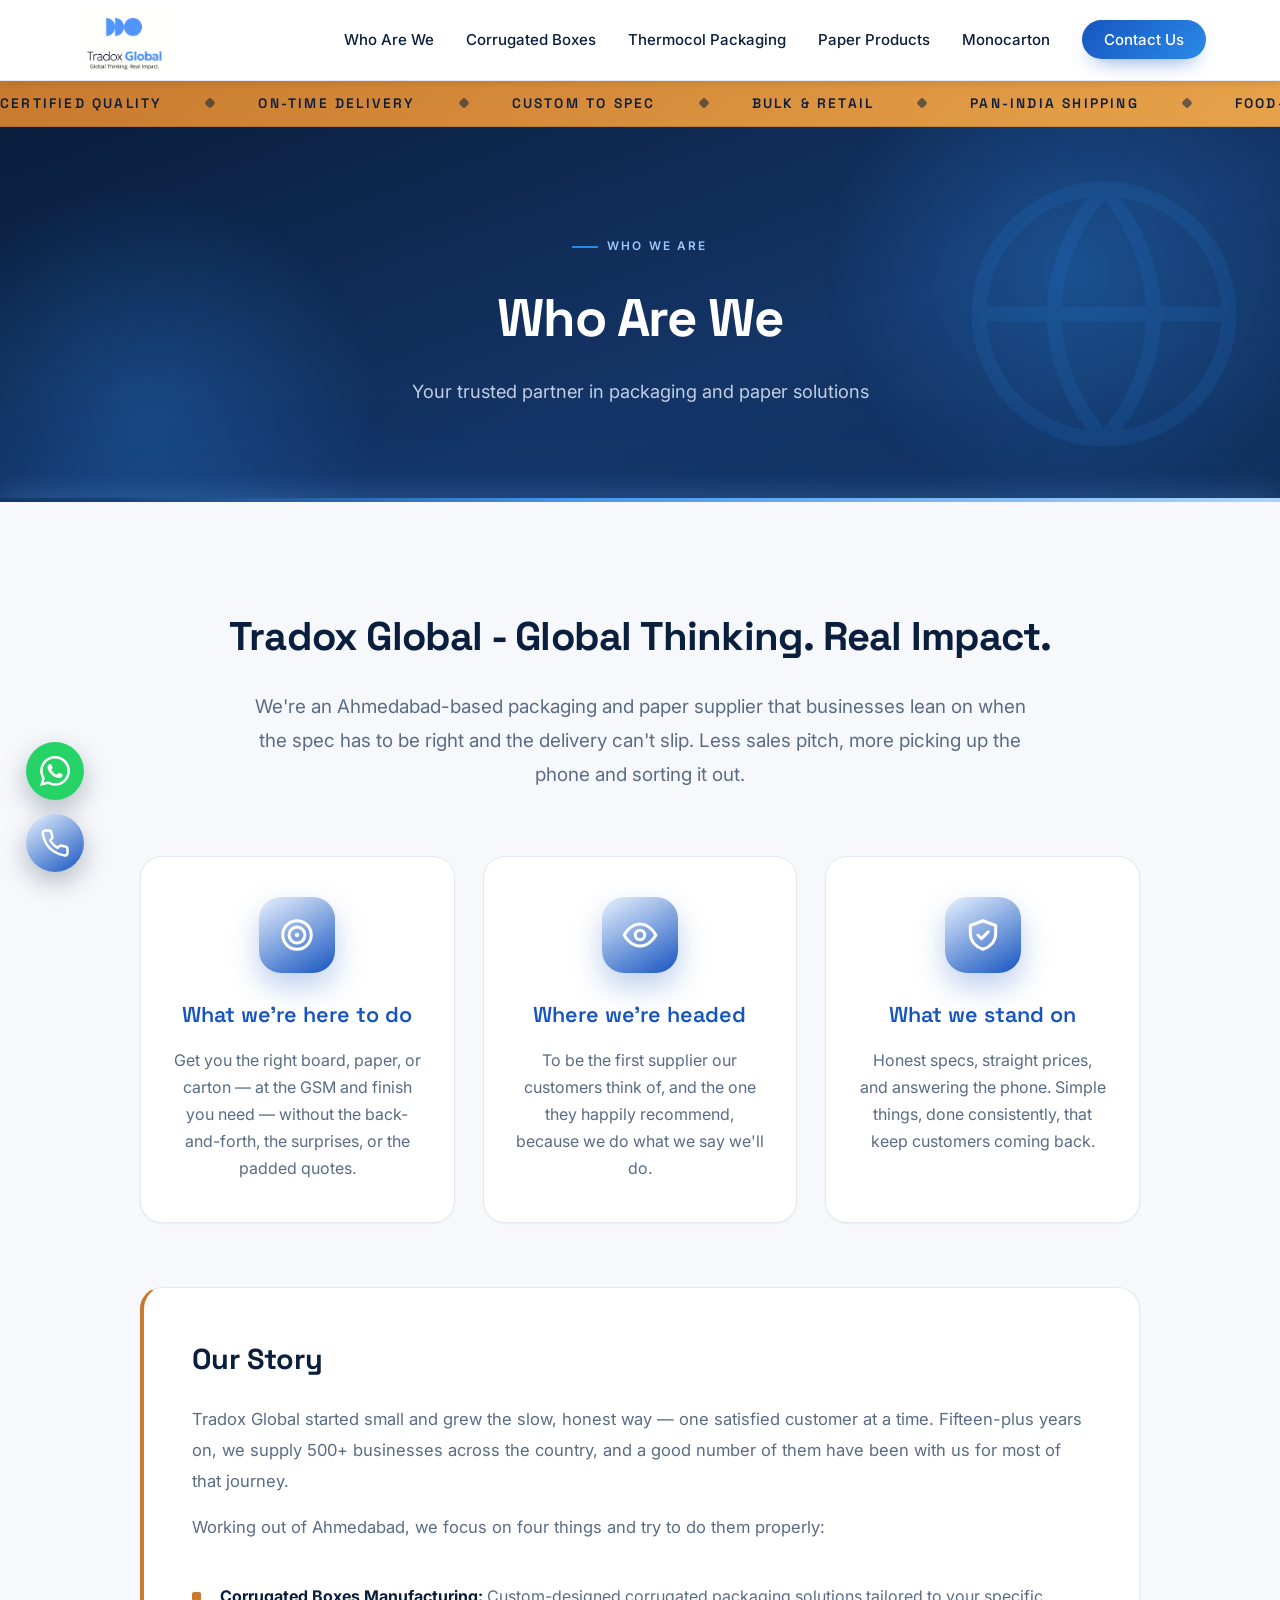
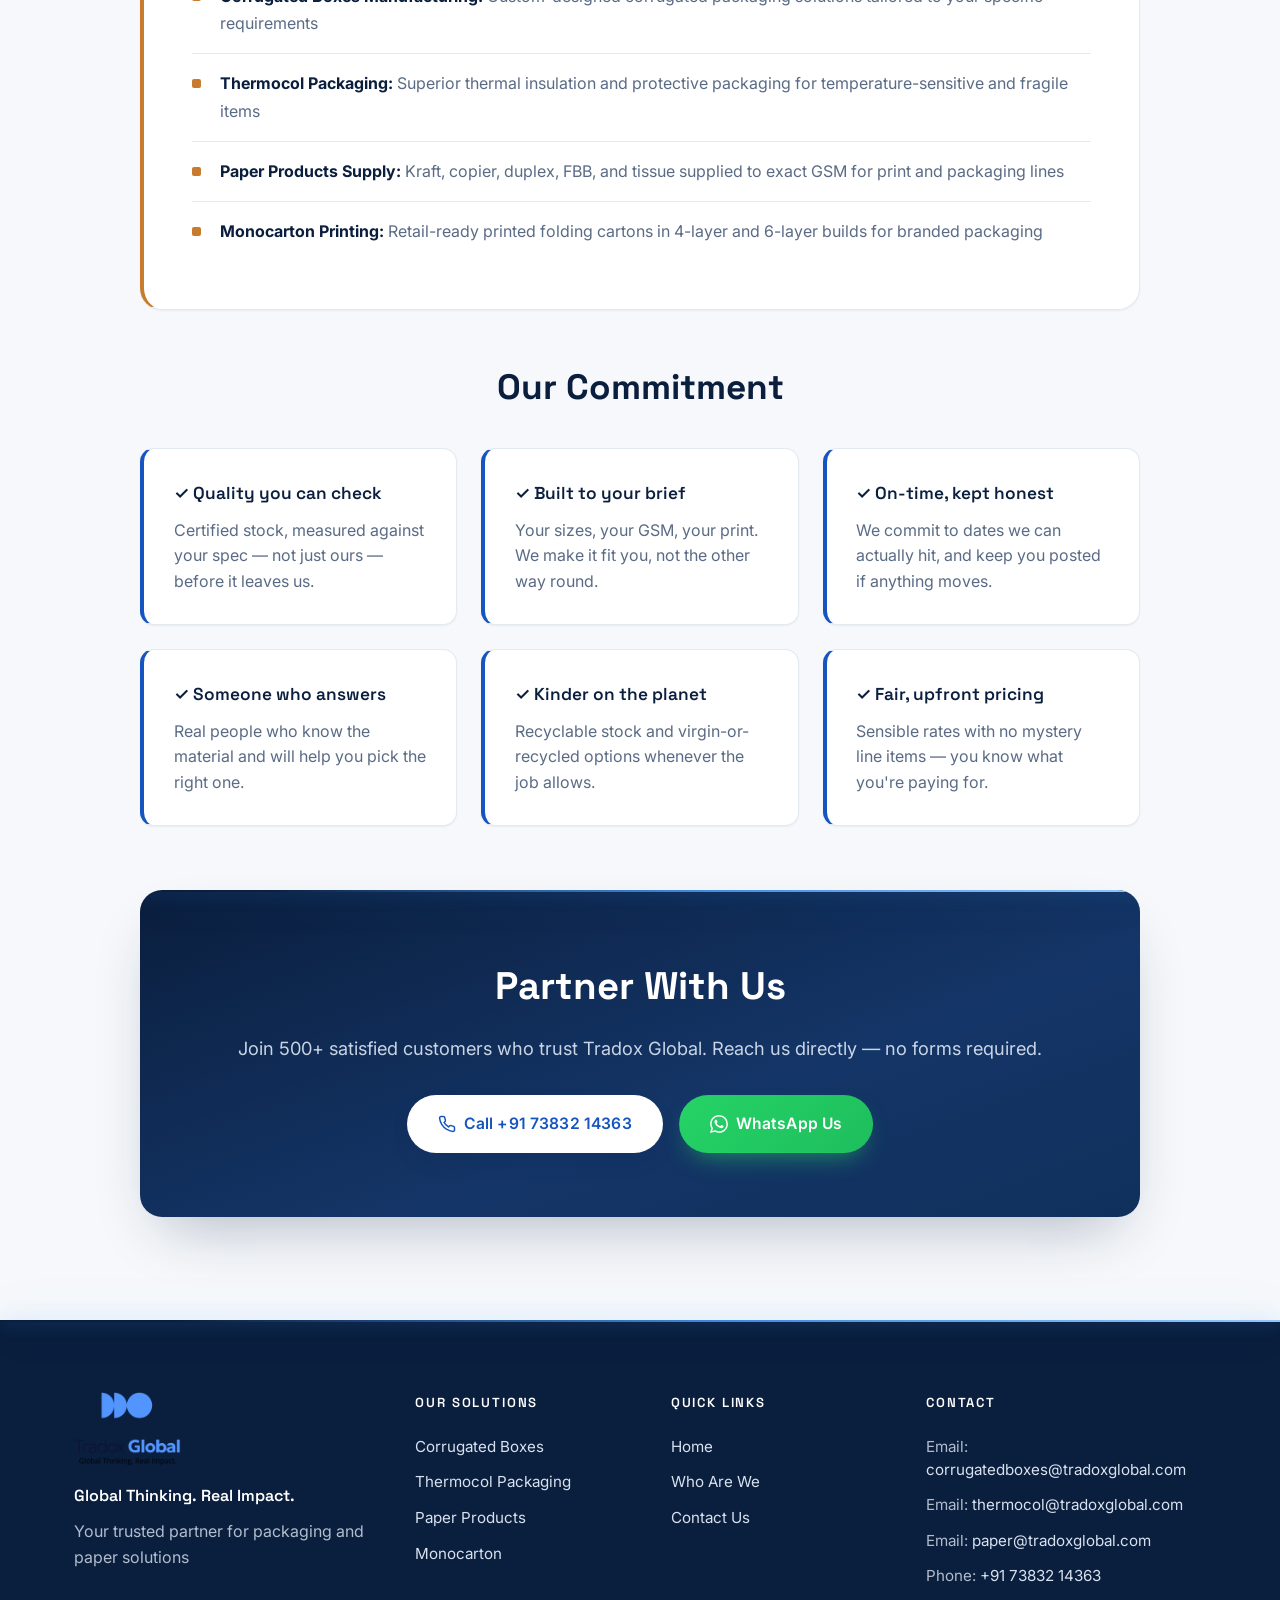
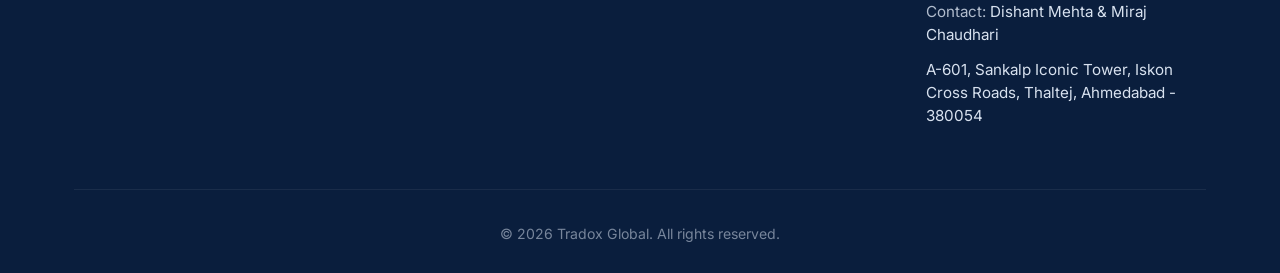
<file: about.html>
<!DOCTYPE html>
<html lang="en">
<head>
    <meta charset="UTF-8">
    <meta name="viewport" content="width=device-width, initial-scale=1.0">
    <title>Who Are We - Tradox Global</title>
    <link rel="preconnect" href="https://fonts.googleapis.com">
    <link rel="preconnect" href="https://fonts.gstatic.com" crossorigin>
    <link href="https://fonts.googleapis.com/css2?family=Inter:wght@400;500;600;700&family=Space+Grotesk:wght@500;600;700&display=swap" rel="stylesheet">
    <link rel="stylesheet" href="styles.css?v=20261008c">
    <link rel="icon" type="image/svg+xml" href="/favicon.svg">
    <link rel="alternate icon" href="/logo.png">
    <link rel="apple-touch-icon" href="/logo.png">
    <!-- Google tag (gtag.js) -->
    <script async src="https://www.googletagmanager.com/gtag/js?id=AW-18438080213"></script>
    <script>
      window.dataLayer = window.dataLayer || [];
      function gtag(){dataLayer.push(arguments);}
      gtag('js', new Date());

      gtag('config', 'AW-18438080213');
    </script>
</head>
<body>
    <!-- Navigation -->
    <nav class="navbar">
        <div class="container">
            <div class="nav-wrapper">
                <div class="logo">
                    <a href="/">
                        <img src="logo.png" alt="Tradox Global" class="logo-img">
                    </a>
                </div>
                <ul class="nav-menu" id="navMenu">
                    <li><a href="/about" class="active">Who Are We</a></li>
                    <li><a href="/corrugated-boxes">Corrugated Boxes</a></li>
                    <li><a href="/thermocol-packaging">Thermocol Packaging</a></li>
                    <li><a href="/paper-products">Paper Products</a></li>
                    <li><a href="/monocarton">Monocarton</a></li>
                    <li><a href="/contact">Contact Us</a></li>
                </ul>
                <button class="mobile-menu-toggle" id="mobileMenuToggle">
                    <span></span>
                    <span></span>
                    <span></span>
                </button>
            </div>
        </div>
    </nav>

    <!-- Capabilities ribbon -->
    <div class="marquee" aria-hidden="true">
        <div class="marquee-track">
            <span class="marquee-item">Certified quality</span>
            <span class="marquee-item">On-time delivery</span>
            <span class="marquee-item">Custom to spec</span>
            <span class="marquee-item">Bulk &amp; retail</span>
            <span class="marquee-item">Pan-India shipping</span>
            <span class="marquee-item">Food-grade options</span>
            <span class="marquee-item">Recyclable stock</span>
            <span class="marquee-item">Engineered protection</span>
            <span class="marquee-item">Certified quality</span>
            <span class="marquee-item">On-time delivery</span>
            <span class="marquee-item">Custom to spec</span>
            <span class="marquee-item">Bulk &amp; retail</span>
            <span class="marquee-item">Pan-India shipping</span>
            <span class="marquee-item">Food-grade options</span>
            <span class="marquee-item">Recyclable stock</span>
            <span class="marquee-item">Engineered protection</span>
        </div>
    </div>

    <!-- Page Hero -->
    <section class="page-hero">
        <div class="page-hero-visual" aria-hidden="true">
            <svg viewBox="0 0 24 24" fill="none" stroke="currentColor" stroke-width="1.2" stroke-linecap="round" stroke-linejoin="round">
                <circle cx="12" cy="12" r="10"></circle>
                <line x1="2" y1="12" x2="22" y2="12"></line>
                <path d="M12 2a15.3 15.3 0 0 1 4 10 15.3 15.3 0 0 1-4 10 15.3 15.3 0 0 1-4-10 15.3 15.3 0 0 1 4-10z"></path>
            </svg>
        </div>
        <div class="container">
            <span class="eyebrow">Who we are</span>
            <h1>Who Are We</h1>
            <p>Your trusted partner in packaging and paper solutions</p>
        </div>
        <div class="page-hero-flute" aria-hidden="true"></div>
    </section>

    <!-- About Section -->
    <section class="products-section">
        <div class="container">
            <div class="about-content">
                <div class="about-intro">
                    <h2>Tradox Global - Global Thinking. Real Impact.</h2>
                    <p class="lead-text">We're an Ahmedabad-based packaging and paper supplier that businesses lean on when the spec has to be right and the delivery can't slip. Less sales pitch, more picking up the phone and sorting it out.</p>
                </div>

                <div class="about-grid">
                    <div class="about-card">
                        <div class="about-icon">
                            <svg viewBox="0 0 24 24" aria-hidden="true">
                                <circle cx="12" cy="12" r="9"/>
                                <circle cx="12" cy="12" r="5"/>
                                <circle cx="12" cy="12" r="1.4" fill="currentColor" stroke="none"/>
                            </svg>
                        </div>
                        <h3>What we're here to do</h3>
                        <p>Get you the right board, paper, or carton — at the GSM and finish you need — without the back-and-forth, the surprises, or the padded quotes.</p>
                    </div>

                    <div class="about-card">
                        <div class="about-icon">
                            <svg viewBox="0 0 24 24" aria-hidden="true">
                                <path d="M2 12s3.6-7 10-7 10 7 10 7-3.6 7-10 7S2 12 2 12Z"/>
                                <circle cx="12" cy="12" r="3"/>
                            </svg>
                        </div>
                        <h3>Where we're headed</h3>
                        <p>To be the first supplier our customers think of, and the one they happily recommend, because we do what we say we'll do.</p>
                    </div>

                    <div class="about-card">
                        <div class="about-icon">
                            <svg viewBox="0 0 24 24" aria-hidden="true">
                                <path d="M12 3 L20 6 V11 C20 16 16.5 19.5 12 21 C7.5 19.5 4 16 4 11 V6 Z"/>
                                <path d="M8.75 12 L11 14.25 L15.25 10"/>
                            </svg>
                        </div>
                        <h3>What we stand on</h3>
                        <p>Honest specs, straight prices, and answering the phone. Simple things, done consistently, that keep customers coming back.</p>
                    </div>
                </div>

                <div class="about-story">
                    <h2>Our Story</h2>
                    <p>Tradox Global started small and grew the slow, honest way — one satisfied customer at a time. Fifteen-plus years on, we supply 500+ businesses across the country, and a good number of them have been with us for most of that journey.</p>
                    <p>Working out of Ahmedabad, we focus on four things and try to do them properly:</p>
                    <ul class="about-list">
                        <li><strong>Corrugated Boxes Manufacturing:</strong> Custom-designed corrugated packaging solutions tailored to your specific requirements</li>
                        <li><strong>Thermocol Packaging:</strong> Superior thermal insulation and protective packaging for temperature-sensitive and fragile items</li>
                        <li><strong>Paper Products Supply:</strong> Kraft, copier, duplex, FBB, and tissue supplied to exact GSM for print and packaging lines</li>
                        <li><strong>Monocarton Printing:</strong> Retail-ready printed folding cartons in 4-layer and 6-layer builds for branded packaging</li>
                    </ul>
                </div>

                <div class="about-commitment">
                    <h2>Our Commitment</h2>
                    <div class="commitment-grid">
                        <div class="commitment-item">
                            <h4>✓ Quality you can check</h4>
                            <p>Certified stock, measured against your spec — not just ours — before it leaves us.</p>
                        </div>
                        <div class="commitment-item">
                            <h4>✓ Built to your brief</h4>
                            <p>Your sizes, your GSM, your print. We make it fit you, not the other way round.</p>
                        </div>
                        <div class="commitment-item">
                            <h4>✓ On-time, kept honest</h4>
                            <p>We commit to dates we can actually hit, and keep you posted if anything moves.</p>
                        </div>
                        <div class="commitment-item">
                            <h4>✓ Someone who answers</h4>
                            <p>Real people who know the material and will help you pick the right one.</p>
                        </div>
                        <div class="commitment-item">
                            <h4>✓ Kinder on the planet</h4>
                            <p>Recyclable stock and virgin-or-recycled options whenever the job allows.</p>
                        </div>
                        <div class="commitment-item">
                            <h4>✓ Fair, upfront pricing</h4>
                            <p>Sensible rates with no mystery line items — you know what you're paying for.</p>
                        </div>
                    </div>
                </div>

                <div class="about-cta">
                    <h2>Partner With Us</h2>
                    <p>Join 500+ satisfied customers who trust Tradox Global. Reach us directly &mdash; no forms required.</p>
                    <div class="cta-buttons">
                        <a href="tel:+917383214363" class="btn btn-white">
                            <svg viewBox="0 0 24 24" fill="none" stroke="currentColor" stroke-width="2" stroke-linecap="round" stroke-linejoin="round"><path d="M22 16.92v3a2 2 0 0 1-2.18 2 19.79 19.79 0 0 1-8.63-3.07 19.5 19.5 0 0 1-6-6 19.79 19.79 0 0 1-3.07-8.67A2 2 0 0 1 4.11 2h3a2 2 0 0 1 2 1.72c.13.96.36 1.9.7 2.81a2 2 0 0 1-.45 2.11L8.09 9.91a16 16 0 0 0 6 6l1.27-1.27a2 2 0 0 1 2.11-.45c.9.34 1.85.57 2.81.7A2 2 0 0 1 22 16.92z"></path></svg>
                            Call +91 73832 14363
                        </a>
                        <a href="https://wa.me/917383214363" class="btn btn-whatsapp" target="_blank" rel="noopener">
                            <svg viewBox="0 0 24 24" fill="currentColor" aria-hidden="true"><path d="M17.472 14.382c-.297-.149-1.758-.867-2.03-.967-.273-.099-.471-.148-.67.15-.197.297-.767.966-.94 1.164-.173.199-.347.223-.644.075-.297-.15-1.255-.463-2.39-1.475-.883-.788-1.48-1.761-1.653-2.059-.173-.297-.018-.458.13-.606.134-.133.298-.347.446-.52.149-.174.198-.298.298-.497.099-.198.05-.371-.025-.52-.075-.149-.669-1.612-.916-2.207-.242-.579-.487-.5-.669-.51-.173-.008-.371-.01-.57-.01-.198 0-.52.074-.792.372-.272.297-1.04 1.016-1.04 2.479 0 1.462 1.065 2.875 1.213 3.074.149.198 2.096 3.2 5.077 4.487.709.306 1.262.489 1.694.625.712.227 1.36.195 1.871.118.571-.085 1.758-.719 2.006-1.413.248-.694.248-1.289.173-1.413-.074-.124-.272-.198-.57-.347m-5.421 7.403h-.004a9.87 9.87 0 01-5.031-1.378l-.361-.214-3.741.982.998-3.648-.235-.374a9.86 9.86 0 01-1.51-5.26c.001-5.45 4.436-9.884 9.888-9.884 2.64 0 5.122 1.03 6.988 2.898a9.825 9.825 0 012.893 6.994c-.003 5.45-4.437 9.884-9.885 9.884m8.413-18.297A11.815 11.815 0 0012.05 0C5.495 0 .16 5.335.157 11.892c0 2.096.547 4.142 1.588 5.945L.057 24l6.305-1.654a11.882 11.882 0 005.683 1.448h.005c6.554 0 11.89-5.335 11.893-11.893a11.821 11.821 0 00-3.48-8.413z"></path></svg>
                            WhatsApp Us
                        </a>
                    </div>
                </div>
            </div>
        </div>
    </section>

    <!-- Footer -->
    <footer class="footer">
        <div class="container">
            <div class="footer-grid">
                <div class="footer-col">
                    <img src="logo-white.png" alt="Tradox Global" class="footer-logo">
                    <p class="footer-tagline">Global Thinking. Real Impact.</p>
                    <p>Your trusted partner for packaging and paper solutions</p>
                </div>
                
                <div class="footer-col">
                    <h4>Our Solutions</h4>
                    <ul>
                        <li><a href="/corrugated-boxes">Corrugated Boxes</a></li>
                        <li><a href="/thermocol-packaging">Thermocol Packaging</a></li>
                        <li><a href="/paper-products">Paper Products</a></li>
                    <li><a href="/monocarton">Monocarton</a></li>
                    </ul>
                </div>
                
                <div class="footer-col">
                    <h4>Quick Links</h4>
                    <ul>
                        <li><a href="/">Home</a></li>
                        <li><a href="/about">Who Are We</a></li>
                        <li><a href="/contact">Contact Us</a></li>
                    </ul>
                </div>
                
                <div class="footer-col">
                    <h4>Contact</h4>
                    <ul>
                        <li>Email: <a href="mailto:corrugatedboxes@tradoxglobal.com">corrugatedboxes@tradoxglobal.com</a></li>
                        <li>Email: <a href="mailto:thermocol@tradoxglobal.com">thermocol@tradoxglobal.com</a></li>
                        <li>Email: <a href="mailto:paper@tradoxglobal.com">paper@tradoxglobal.com</a></li>
                        <li>Phone: <a href="tel:+917383214363">+91 73832 14363</a></li>
                        <li>Contact: <a href="tel:+917383214363">Dishant Mehta &amp; Miraj Chaudhari</a></li>
                        <li><a href="https://maps.google.com/?q=Sankalp+Iconic+Tower+Iskon+Cross+Roads+Thaltej+Ahmedabad+380054" target="_blank" rel="noopener">A-601, Sankalp Iconic Tower, Iskon Cross Roads, Thaltej, Ahmedabad - 380054</a></li>
                    </ul>
                </div>
            </div>
            
            <div class="footer-bottom">
                <p>&copy; 2026 Tradox Global. All rights reserved.</p>
            </div>
        </div>
    </footer>

    <!-- Floating quick-contact buttons (Google Ads / GA4 trackable) -->
    <div class="floating-contact" aria-label="Quick contact">
        <a href="https://wa.me/917383214363?text=Hi%20Tradox%20Global%2C%20I%27d%20like%20to%20enquire%20about%20your%20products." class="fab fab-whatsapp" target="_blank" rel="noopener" data-ga-event="whatsapp_click" data-ga-label="floating_button" aria-label="Chat with us on WhatsApp">
            <svg viewBox="0 0 24 24" fill="currentColor" aria-hidden="true"><path d="M17.472 14.382c-.297-.149-1.758-.867-2.03-.967-.273-.099-.471-.148-.67.15-.197.297-.767.966-.94 1.164-.173.199-.347.223-.644.075-.297-.15-1.255-.463-2.39-1.475-.883-.788-1.48-1.761-1.653-2.059-.173-.297-.018-.458.13-.606.134-.133.298-.347.446-.52.149-.174.198-.298.298-.497.099-.198.05-.371-.025-.52-.075-.149-.669-1.612-.916-2.207-.242-.579-.487-.5-.669-.51-.173-.008-.371-.01-.57-.01-.198 0-.52.074-.792.372-.272.297-1.04 1.016-1.04 2.479 0 1.462 1.065 2.875 1.213 3.074.149.198 2.096 3.2 5.077 4.487.709.306 1.262.489 1.694.625.712.227 1.36.195 1.871.118.571-.085 1.758-.719 2.006-1.413.248-.694.248-1.289.173-1.413-.074-.124-.272-.198-.57-.347m-5.421 7.403h-.004a9.87 9.87 0 01-5.031-1.378l-.361-.214-3.741.982.998-3.648-.235-.374a9.86 9.86 0 01-1.51-5.26c.001-5.45 4.436-9.884 9.888-9.884 2.64 0 5.122 1.03 6.988 2.898a9.825 9.825 0 012.893 6.994c-.003 5.45-4.437 9.884-9.885 9.884m8.413-18.297A11.815 11.815 0 0012.05 0C5.495 0 .16 5.335.157 11.892c0 2.096.547 4.142 1.588 5.945L.057 24l6.305-1.654a11.882 11.882 0 005.683 1.448h.005c6.554 0 11.89-5.335 11.893-11.893a11.821 11.821 0 00-3.48-8.413z"></path></svg>
            <span class="fab-label">Chat on WhatsApp</span>
        </a>
        <a href="tel:+917383214363" class="fab fab-call" data-ga-event="call_click" data-ga-label="floating_button" aria-label="Call us">
            <svg viewBox="0 0 24 24" fill="none" stroke="currentColor" stroke-width="2" stroke-linecap="round" stroke-linejoin="round"><path d="M22 16.92v3a2 2 0 0 1-2.18 2 19.79 19.79 0 0 1-8.63-3.07 19.5 19.5 0 0 1-6-6 19.79 19.79 0 0 1-3.07-8.67A2 2 0 0 1 4.11 2h3a2 2 0 0 1 2 1.72c.13.96.36 1.9.7 2.81a2 2 0 0 1-.45 2.11L8.09 9.91a16 16 0 0 0 6 6l1.27-1.27a2 2 0 0 1 2.11-.45c.9.34 1.85.57 2.81.7A2 2 0 0 1 22 16.92z"></path></svg>
            <span class="fab-label">Call us</span>
        </a>
    </div>

    <script src="script.js?v=20260910c"></script>
</body>
</html>
</file>
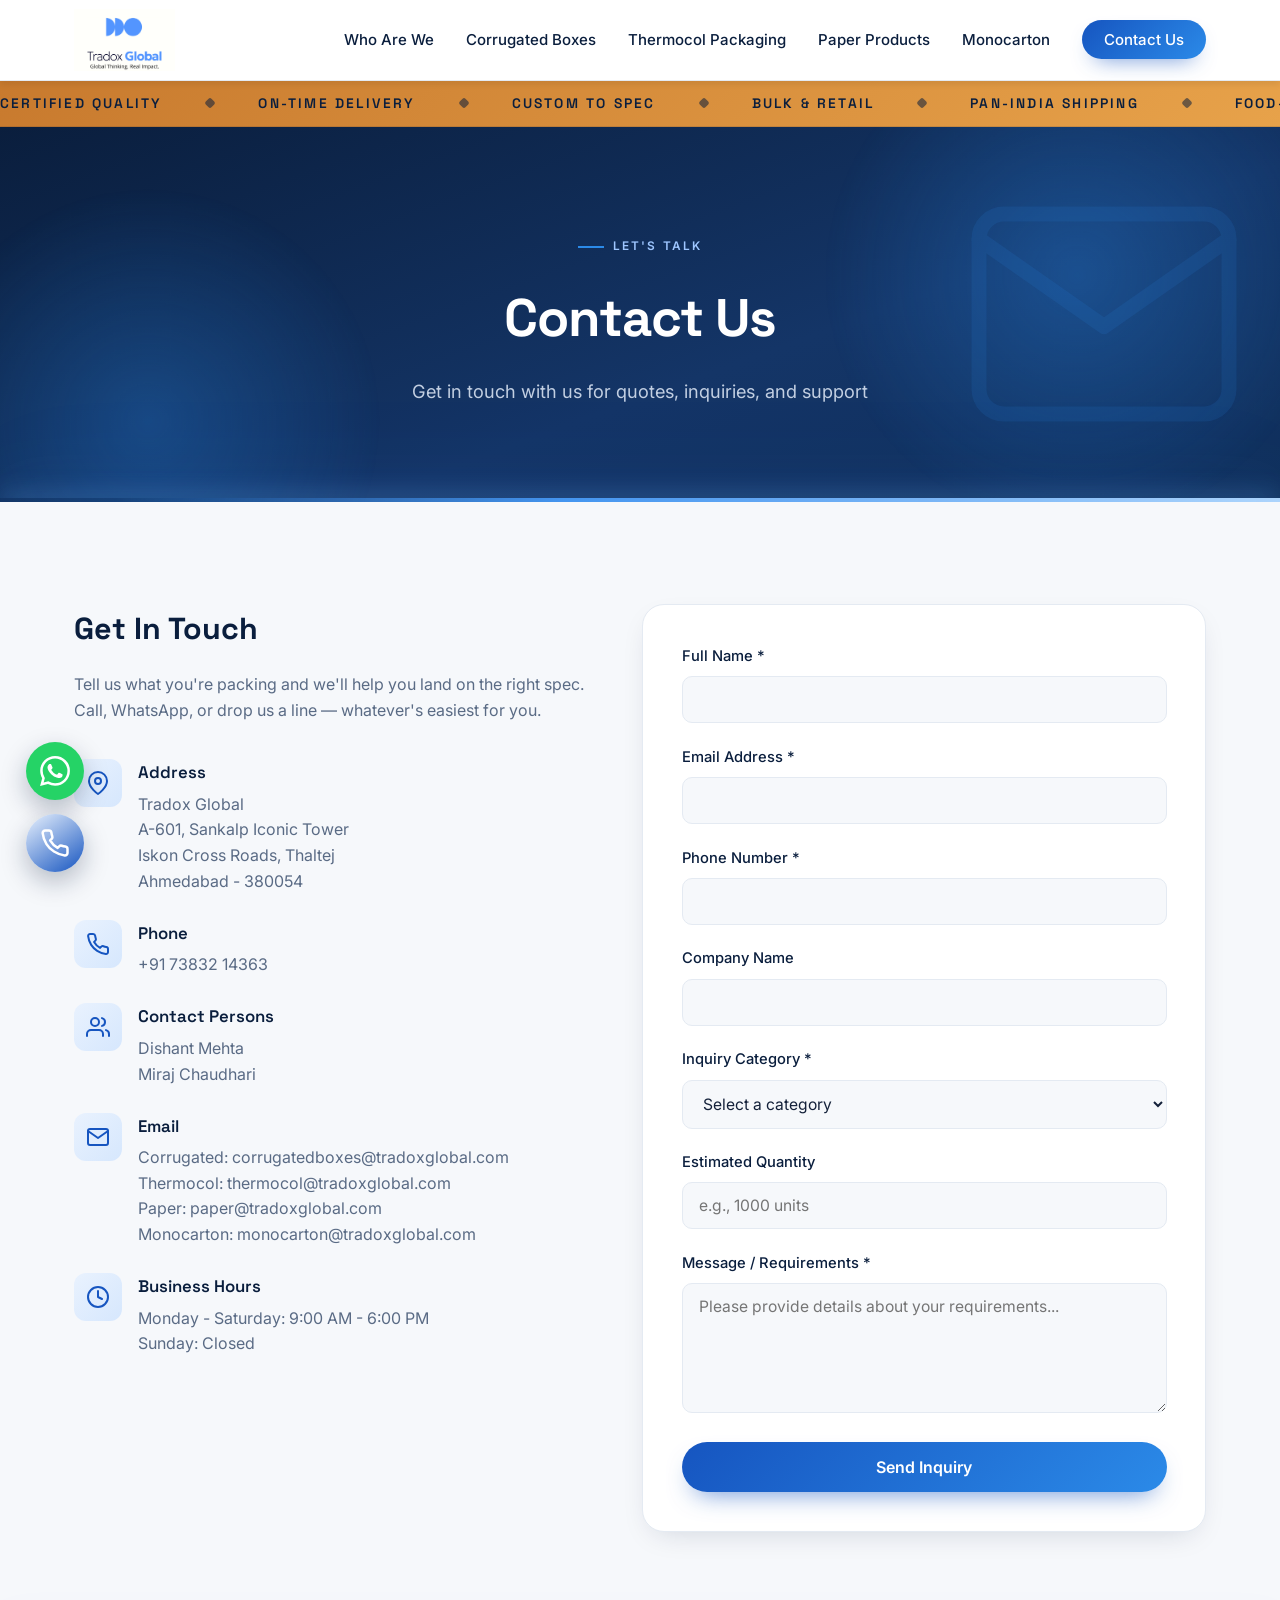
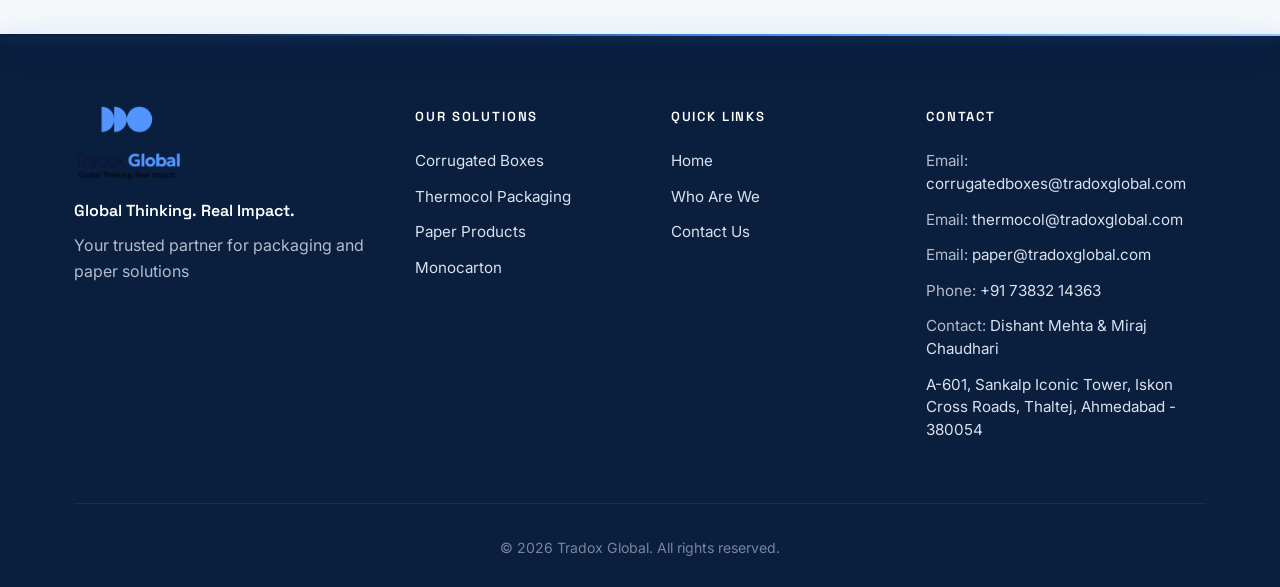
<file: contact.html>
<!DOCTYPE html>
<html lang="en">
<head>
    <meta charset="UTF-8">
    <meta name="viewport" content="width=device-width, initial-scale=1.0">
    <title>Contact Us - Tradox Global</title>
    <link rel="preconnect" href="https://fonts.googleapis.com">
    <link rel="preconnect" href="https://fonts.gstatic.com" crossorigin>
    <link href="https://fonts.googleapis.com/css2?family=Inter:wght@400;500;600;700&family=Space+Grotesk:wght@500;600;700&display=swap" rel="stylesheet">
    <link rel="stylesheet" href="styles.css?v=20261008c">
    <link rel="icon" type="image/svg+xml" href="/favicon.svg">
    <link rel="alternate icon" href="/logo.png">
    <link rel="apple-touch-icon" href="/logo.png">
    <!-- Google tag (gtag.js) -->
    <script async src="https://www.googletagmanager.com/gtag/js?id=AW-18438080213"></script>
    <script>
      window.dataLayer = window.dataLayer || [];
      function gtag(){dataLayer.push(arguments);}
      gtag('js', new Date());

      gtag('config', 'AW-18438080213');
    </script>
</head>
<body>
    <!-- Navigation -->
    <nav class="navbar">
        <div class="container">
            <div class="nav-wrapper">
                <div class="logo">
                    <a href="/">
                        <img src="logo.png" alt="Tradox Global" class="logo-img">
                    </a>
                </div>
                <ul class="nav-menu" id="navMenu">
                    <li><a href="/about">Who Are We</a></li>
                    <li><a href="/corrugated-boxes">Corrugated Boxes</a></li>
                    <li><a href="/thermocol-packaging">Thermocol Packaging</a></li>
                    <li><a href="/paper-products">Paper Products</a></li>
                    <li><a href="/monocarton">Monocarton</a></li>
                    <li><a href="/contact" class="active">Contact Us</a></li>
                </ul>
                <button class="mobile-menu-toggle" id="mobileMenuToggle">
                    <span></span>
                    <span></span>
                    <span></span>
                </button>
            </div>
        </div>
    </nav>

    <!-- Capabilities ribbon -->
    <div class="marquee" aria-hidden="true">
        <div class="marquee-track">
            <span class="marquee-item">Certified quality</span>
            <span class="marquee-item">On-time delivery</span>
            <span class="marquee-item">Custom to spec</span>
            <span class="marquee-item">Bulk &amp; retail</span>
            <span class="marquee-item">Pan-India shipping</span>
            <span class="marquee-item">Food-grade options</span>
            <span class="marquee-item">Recyclable stock</span>
            <span class="marquee-item">Engineered protection</span>
            <span class="marquee-item">Certified quality</span>
            <span class="marquee-item">On-time delivery</span>
            <span class="marquee-item">Custom to spec</span>
            <span class="marquee-item">Bulk &amp; retail</span>
            <span class="marquee-item">Pan-India shipping</span>
            <span class="marquee-item">Food-grade options</span>
            <span class="marquee-item">Recyclable stock</span>
            <span class="marquee-item">Engineered protection</span>
        </div>
    </div>

    <!-- Page Hero -->
    <section class="page-hero">
        <div class="page-hero-visual" aria-hidden="true">
            <svg viewBox="0 0 24 24" fill="none" stroke="currentColor" stroke-width="1.2" stroke-linecap="round" stroke-linejoin="round">
                <path d="M4 4h16a2 2 0 0 1 2 2v12a2 2 0 0 1-2 2H4a2 2 0 0 1-2-2V6a2 2 0 0 1 2-2z"></path>
                <polyline points="22 6 12 13 2 6"></polyline>
            </svg>
        </div>
        <div class="container">
            <span class="eyebrow">Let's talk</span>
            <h1>Contact Us</h1>
            <p>Get in touch with us for quotes, inquiries, and support</p>
        </div>
        <div class="page-hero-flute" aria-hidden="true"></div>
    </section>

    <!-- Contact Section -->
    <section class="contact-section">
        <div class="container">
            <div class="contact-grid">
                <!-- Contact Information -->
                <div class="contact-info">
                    <h2>Get In Touch</h2>
                    <p>Tell us what you're packing and we'll help you land on the right spec. Call, WhatsApp, or drop us a line — whatever's easiest for you.</p>
                    
                    <div class="info-item">
                        <div class="info-icon">
                            <svg xmlns="http://www.w3.org/2000/svg" width="24" height="24" viewBox="0 0 24 24" fill="none" stroke="currentColor" stroke-width="2" stroke-linecap="round" stroke-linejoin="round">
                                <path d="M21 10c0 7-9 13-9 13s-9-6-9-13a9 9 0 0 1 18 0z"></path>
                                <circle cx="12" cy="10" r="3"></circle>
                            </svg>
                        </div>
                        <div class="info-content">
                            <h3>Address</h3>
                            <p>Tradox Global<br>A-601, Sankalp Iconic Tower<br>Iskon Cross Roads, Thaltej<br>Ahmedabad - 380054</p>
                        </div>
                    </div>

                    <div class="info-item">
                        <div class="info-icon">
                            <svg xmlns="http://www.w3.org/2000/svg" width="24" height="24" viewBox="0 0 24 24" fill="none" stroke="currentColor" stroke-width="2" stroke-linecap="round" stroke-linejoin="round">
                                <path d="M22 16.92v3a2 2 0 0 1-2.18 2 19.79 19.79 0 0 1-8.63-3.07 19.5 19.5 0 0 1-6-6 19.79 19.79 0 0 1-3.07-8.67A2 2 0 0 1 4.11 2h3a2 2 0 0 1 2 1.72 12.84 12.84 0 0 0 .7 2.81 2 2 0 0 1-.45 2.11L8.09 9.91a16 16 0 0 0 6 6l1.27-1.27a2 2 0 0 1 2.11-.45 12.84 12.84 0 0 0 2.81.7A2 2 0 0 1 22 16.92z"></path>
                            </svg>
                        </div>
                        <div class="info-content">
                            <h3>Phone</h3>
                            <p>+91 73832 14363</p>
                        </div>
                    </div>

                    <div class="info-item">
                        <div class="info-icon">
                            <svg xmlns="http://www.w3.org/2000/svg" width="24" height="24" viewBox="0 0 24 24" fill="none" stroke="currentColor" stroke-width="2" stroke-linecap="round" stroke-linejoin="round">
                                <path d="M17 21v-2a4 4 0 0 0-4-4H5a4 4 0 0 0-4 4v2"></path>
                                <circle cx="9" cy="7" r="4"></circle>
                                <path d="M23 21v-2a4 4 0 0 0-3-3.87"></path>
                                <path d="M16 3.13a4 4 0 0 1 0 7.75"></path>
                            </svg>
                        </div>
                        <div class="info-content">
                            <h3>Contact Persons</h3>
                            <p>Dishant Mehta<br>Miraj Chaudhari</p>
                        </div>
                    </div>

                    <div class="info-item">
                        <div class="info-icon">
                            <svg xmlns="http://www.w3.org/2000/svg" width="24" height="24" viewBox="0 0 24 24" fill="none" stroke="currentColor" stroke-width="2" stroke-linecap="round" stroke-linejoin="round">
                                <path d="M4 4h16c1.1 0 2 .9 2 2v12c0 1.1-.9 2-2 2H4c-1.1 0-2-.9-2-2V6c0-1.1.9-2 2-2z"></path>
                                <polyline points="22,6 12,13 2,6"></polyline>
                            </svg>
                        </div>
                        <div class="info-content">
                            <h3>Email</h3>
                            <p>Corrugated: corrugatedboxes@tradoxglobal.com<br>
                            Thermocol: thermocol@tradoxglobal.com<br>
                            Paper: paper@tradoxglobal.com<br>
                            Monocarton: monocarton@tradoxglobal.com</p>
                        </div>
                    </div>

                    <div class="info-item">
                        <div class="info-icon">
                            <svg xmlns="http://www.w3.org/2000/svg" width="24" height="24" viewBox="0 0 24 24" fill="none" stroke="currentColor" stroke-width="2" stroke-linecap="round" stroke-linejoin="round">
                                <circle cx="12" cy="12" r="10"></circle>
                                <polyline points="12 6 12 12 16 14"></polyline>
                            </svg>
                        </div>
                        <div class="info-content">
                            <h3>Business Hours</h3>
                            <p>Monday - Saturday: 9:00 AM - 6:00 PM<br>Sunday: Closed</p>
                        </div>
                    </div>
                </div>

                <!-- Contact Form -->
                <div class="contact-form-wrapper">
                    <form id="contactForm" class="contact-form">
                        <div class="form-group">
                            <label for="name">Full Name *</label>
                            <input type="text" id="name" name="name" required>
                        </div>

                        <div class="form-group">
                            <label for="email">Email Address *</label>
                            <input type="email" id="email" name="email" required>
                        </div>

                        <div class="form-group">
                            <label for="phone">Phone Number *</label>
                            <input type="tel" id="phone" name="phone" required>
                        </div>

                        <div class="form-group">
                            <label for="company">Company Name</label>
                            <input type="text" id="company" name="company">
                        </div>

                        <div class="form-group">
                            <label for="category">Inquiry Category *</label>
                            <select id="category" name="category" required>
                                <option value="">Select a category</option>
                                <option value="corrugated">Corrugated Boxes</option>
                                <option value="thermocol">Thermocol Packaging</option>
                                <option value="paper">Paper Products</option>
                                <option value="monocarton">Monocarton</option>
                                <option value="general">General Inquiry</option>
                                <option value="bulk">Bulk Order</option>
                            </select>
                        </div>

                        <div class="form-group" id="productTypeGroup" style="display: none;">
                            <label for="productType">Product Type</label>
                            <select id="productType" name="productType">
                                <option value="">Select product type</option>
                            </select>
                        </div>

                        <div class="form-group">
                            <label for="quantity">Estimated Quantity</label>
                            <input type="text" id="quantity" name="quantity" placeholder="e.g., 1000 units">
                        </div>

                        <div class="form-group">
                            <label for="message">Message / Requirements *</label>
                            <textarea id="message" name="message" rows="5" required placeholder="Please provide details about your requirements..."></textarea>
                        </div>

                        <button type="submit" class="form-button">Send Inquiry</button>

                        <div class="success-message" id="successMessage">
                            Thank you for your inquiry! We'll get back to you within 24 hours.
                        </div>
                    </form>
                </div>
            </div>
        </div>
    </section>

    <!-- Footer -->
    <footer class="footer">
        <div class="container">
            <div class="footer-grid">
                <div class="footer-col">
                    <img src="logo-white.png" alt="Tradox Global" class="footer-logo">
                    <p class="footer-tagline">Global Thinking. Real Impact.</p>
                    <p>Your trusted partner for packaging and paper solutions</p>
                </div>
                
                <div class="footer-col">
                    <h4>Our Solutions</h4>
                    <ul>
                        <li><a href="/corrugated-boxes">Corrugated Boxes</a></li>
                        <li><a href="/thermocol-packaging">Thermocol Packaging</a></li>
                        <li><a href="/paper-products">Paper Products</a></li>
                    <li><a href="/monocarton">Monocarton</a></li>
                    </ul>
                </div>
                
                <div class="footer-col">
                    <h4>Quick Links</h4>
                    <ul>
                        <li><a href="/">Home</a></li>
                        <li><a href="/about">Who Are We</a></li>
                        <li><a href="/contact">Contact Us</a></li>
                    </ul>
                </div>
                
                <div class="footer-col">
                    <h4>Contact</h4>
                    <ul>
                        <li>Email: <a href="mailto:corrugatedboxes@tradoxglobal.com">corrugatedboxes@tradoxglobal.com</a></li>
                        <li>Email: <a href="mailto:thermocol@tradoxglobal.com">thermocol@tradoxglobal.com</a></li>
                        <li>Email: <a href="mailto:paper@tradoxglobal.com">paper@tradoxglobal.com</a></li>
                        <li>Phone: <a href="tel:+917383214363">+91 73832 14363</a></li>
                        <li>Contact: <a href="tel:+917383214363">Dishant Mehta &amp; Miraj Chaudhari</a></li>
                        <li><a href="https://maps.google.com/?q=Sankalp+Iconic+Tower+Iskon+Cross+Roads+Thaltej+Ahmedabad+380054" target="_blank" rel="noopener">A-601, Sankalp Iconic Tower, Iskon Cross Roads, Thaltej, Ahmedabad - 380054</a></li>
                    </ul>
                </div>
            </div>
            
            <div class="footer-bottom">
                <p>&copy; 2026 Tradox Global. All rights reserved.</p>
            </div>
        </div>
    </footer>

    <!-- Floating quick-contact buttons (Google Ads / GA4 trackable) -->
    <div class="floating-contact" aria-label="Quick contact">
        <a href="https://wa.me/917383214363?text=Hi%20Tradox%20Global%2C%20I%27d%20like%20to%20enquire%20about%20your%20products." class="fab fab-whatsapp" target="_blank" rel="noopener" data-ga-event="whatsapp_click" data-ga-label="floating_button" aria-label="Chat with us on WhatsApp">
            <svg viewBox="0 0 24 24" fill="currentColor" aria-hidden="true"><path d="M17.472 14.382c-.297-.149-1.758-.867-2.03-.967-.273-.099-.471-.148-.67.15-.197.297-.767.966-.94 1.164-.173.199-.347.223-.644.075-.297-.15-1.255-.463-2.39-1.475-.883-.788-1.48-1.761-1.653-2.059-.173-.297-.018-.458.13-.606.134-.133.298-.347.446-.52.149-.174.198-.298.298-.497.099-.198.05-.371-.025-.52-.075-.149-.669-1.612-.916-2.207-.242-.579-.487-.5-.669-.51-.173-.008-.371-.01-.57-.01-.198 0-.52.074-.792.372-.272.297-1.04 1.016-1.04 2.479 0 1.462 1.065 2.875 1.213 3.074.149.198 2.096 3.2 5.077 4.487.709.306 1.262.489 1.694.625.712.227 1.36.195 1.871.118.571-.085 1.758-.719 2.006-1.413.248-.694.248-1.289.173-1.413-.074-.124-.272-.198-.57-.347m-5.421 7.403h-.004a9.87 9.87 0 01-5.031-1.378l-.361-.214-3.741.982.998-3.648-.235-.374a9.86 9.86 0 01-1.51-5.26c.001-5.45 4.436-9.884 9.888-9.884 2.64 0 5.122 1.03 6.988 2.898a9.825 9.825 0 012.893 6.994c-.003 5.45-4.437 9.884-9.885 9.884m8.413-18.297A11.815 11.815 0 0012.05 0C5.495 0 .16 5.335.157 11.892c0 2.096.547 4.142 1.588 5.945L.057 24l6.305-1.654a11.882 11.882 0 005.683 1.448h.005c6.554 0 11.89-5.335 11.893-11.893a11.821 11.821 0 00-3.48-8.413z"></path></svg>
            <span class="fab-label">Chat on WhatsApp</span>
        </a>
        <a href="tel:+917383214363" class="fab fab-call" data-ga-event="call_click" data-ga-label="floating_button" aria-label="Call us">
            <svg viewBox="0 0 24 24" fill="none" stroke="currentColor" stroke-width="2" stroke-linecap="round" stroke-linejoin="round"><path d="M22 16.92v3a2 2 0 0 1-2.18 2 19.79 19.79 0 0 1-8.63-3.07 19.5 19.5 0 0 1-6-6 19.79 19.79 0 0 1-3.07-8.67A2 2 0 0 1 4.11 2h3a2 2 0 0 1 2 1.72c.13.96.36 1.9.7 2.81a2 2 0 0 1-.45 2.11L8.09 9.91a16 16 0 0 0 6 6l1.27-1.27a2 2 0 0 1 2.11-.45c.9.34 1.85.57 2.81.7A2 2 0 0 1 22 16.92z"></path></svg>
            <span class="fab-label">Call us</span>
        </a>
    </div>

    <script src="script.js?v=20260910c"></script>
</body>
</html>
</file>
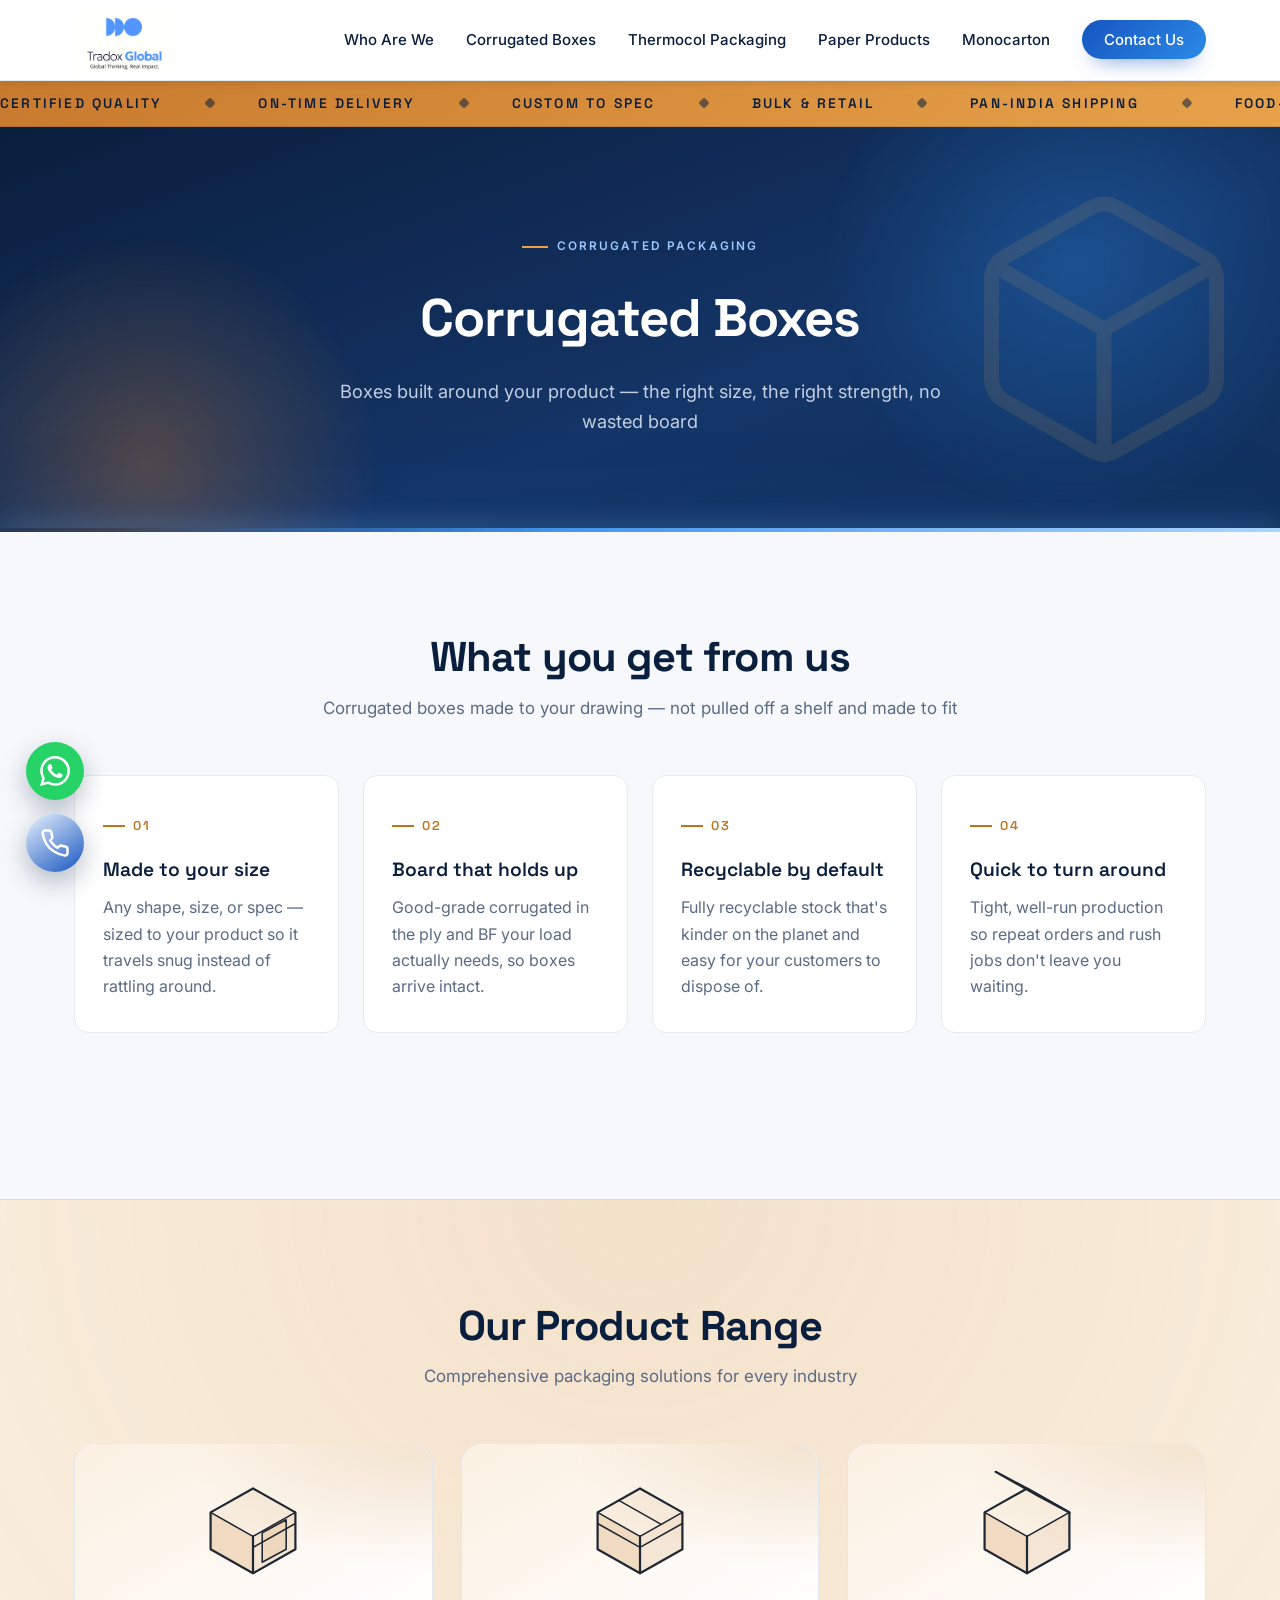
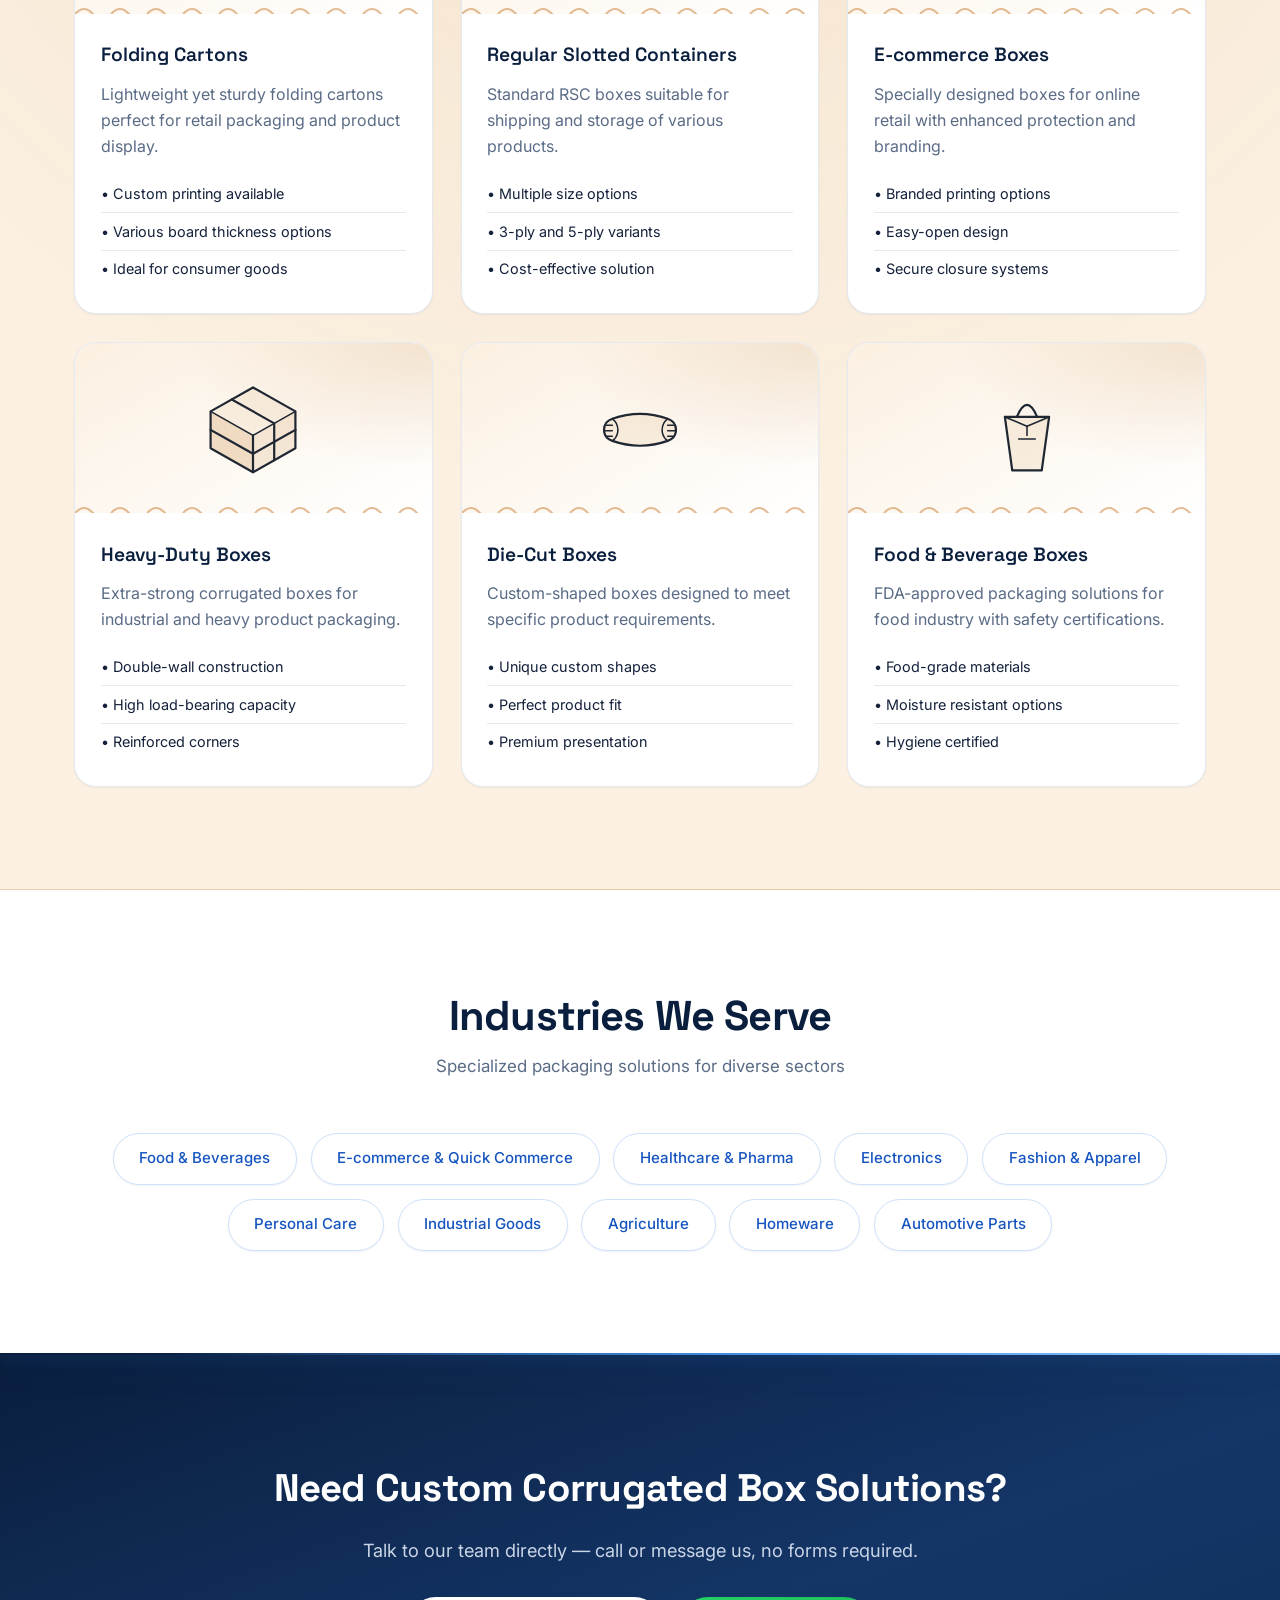
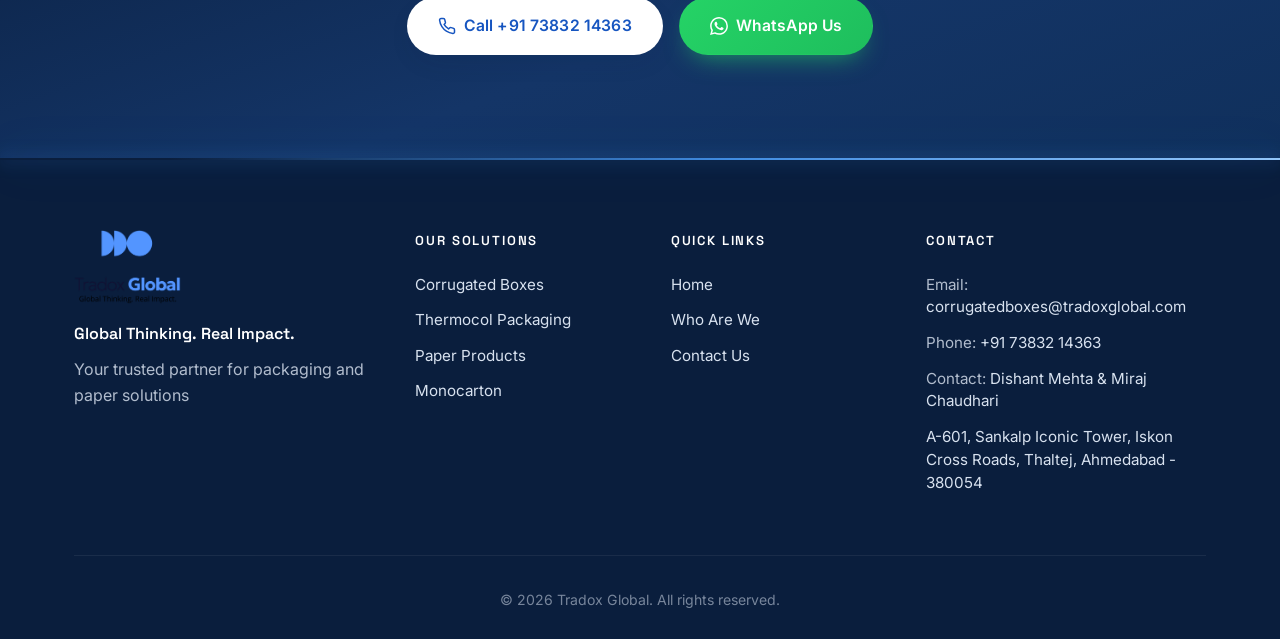
<file: corrugated-boxes.html>
<!DOCTYPE html>
<html lang="en">
<head>
    <meta charset="UTF-8">
    <meta name="viewport" content="width=device-width, initial-scale=1.0">
    <title>Corrugated Boxes - Tradox Global</title>
    <link rel="preconnect" href="https://fonts.googleapis.com">
    <link rel="preconnect" href="https://fonts.gstatic.com" crossorigin>
    <link href="https://fonts.googleapis.com/css2?family=Inter:wght@400;500;600;700&family=Space+Grotesk:wght@500;600;700&display=swap" rel="stylesheet">
    <link rel="stylesheet" href="styles.css?v=20261008c">
    <link rel="icon" type="image/svg+xml" href="/favicon.svg">
    <link rel="alternate icon" href="/logo.png">
    <link rel="apple-touch-icon" href="/logo.png">
    <!-- Google tag (gtag.js) -->
    <script async src="https://www.googletagmanager.com/gtag/js?id=AW-18438080213"></script>
    <script>
      window.dataLayer = window.dataLayer || [];
      function gtag(){dataLayer.push(arguments);}
      gtag('js', new Date());

      gtag('config', 'AW-18438080213');
    </script>
</head>
<body class="theme-kraft">
    <!-- Navigation -->
    <nav class="navbar">
        <div class="container">
            <div class="nav-wrapper">
                <div class="logo">
                    <a href="/">
                        <img src="logo.png" alt="Tradox Global" class="logo-img">
                    </a>
                </div>
                <ul class="nav-menu" id="navMenu">
                    <li><a href="/about">Who Are We</a></li>
                    <li><a href="/corrugated-boxes" class="active">Corrugated Boxes</a></li>
                    <li><a href="/thermocol-packaging">Thermocol Packaging</a></li>
                    <li><a href="/paper-products">Paper Products</a></li>
                    <li><a href="/monocarton">Monocarton</a></li>
                    <li><a href="/contact">Contact Us</a></li>
                </ul>
                <button class="mobile-menu-toggle" id="mobileMenuToggle">
                    <span></span>
                    <span></span>
                    <span></span>
                </button>
            </div>
        </div>
    </nav>

    <!-- Capabilities ribbon -->
    <div class="marquee" aria-hidden="true">
        <div class="marquee-track">
            <span class="marquee-item">Certified quality</span>
            <span class="marquee-item">On-time delivery</span>
            <span class="marquee-item">Custom to spec</span>
            <span class="marquee-item">Bulk &amp; retail</span>
            <span class="marquee-item">Pan-India shipping</span>
            <span class="marquee-item">Food-grade options</span>
            <span class="marquee-item">Recyclable stock</span>
            <span class="marquee-item">Engineered protection</span>
            <span class="marquee-item">Certified quality</span>
            <span class="marquee-item">On-time delivery</span>
            <span class="marquee-item">Custom to spec</span>
            <span class="marquee-item">Bulk &amp; retail</span>
            <span class="marquee-item">Pan-India shipping</span>
            <span class="marquee-item">Food-grade options</span>
            <span class="marquee-item">Recyclable stock</span>
            <span class="marquee-item">Engineered protection</span>
        </div>
    </div>

    <!-- Page Hero -->
    <section class="page-hero">
        <div class="page-hero-visual" aria-hidden="true">
            <svg viewBox="0 0 24 24" fill="none" stroke="currentColor" stroke-width="1.2" stroke-linecap="round" stroke-linejoin="round">
                <path d="M21 16V8a2 2 0 0 0-1-1.73l-7-4a2 2 0 0 0-2 0l-7 4A2 2 0 0 0 3 8v8a2 2 0 0 0 1 1.73l7 4a2 2 0 0 0 2 0l7-4A2 2 0 0 0 21 16z"></path>
                <polyline points="3.27 6.96 12 12.01 20.73 6.96"></polyline>
                <line x1="12" y1="22.08" x2="12" y2="12"></line>
            </svg>
        </div>
        <div class="container">
            <span class="eyebrow">Corrugated packaging</span>
            <h1>Corrugated Boxes</h1>
            <p>Boxes built around your product — the right size, the right strength, no wasted board</p>
        </div>
        <div class="page-hero-flute" aria-hidden="true"></div>
    </section>

    <!-- Overview Section -->
    <section class="products-section">
        <div class="container">
            <div class="section-header">
                <h2>What you get from us</h2>
                <p>Corrugated boxes made to your drawing — not pulled off a shelf and made to fit</p>
            </div>

            <div class="features-grid" style="margin-bottom: 4rem;">
                <div class="feature-item">
                    <div class="feature-number">01</div>
                    <h3>Made to your size</h3>
                    <p>Any shape, size, or spec — sized to your product so it travels snug instead of rattling around.</p>
                </div>
                <div class="feature-item">
                    <div class="feature-number">02</div>
                    <h3>Board that holds up</h3>
                    <p>Good-grade corrugated in the ply and BF your load actually needs, so boxes arrive intact.</p>
                </div>
                <div class="feature-item">
                    <div class="feature-number">03</div>
                    <h3>Recyclable by default</h3>
                    <p>Fully recyclable stock that's kinder on the planet and easy for your customers to dispose of.</p>
                </div>
                <div class="feature-item">
                    <div class="feature-number">04</div>
                    <h3>Quick to turn around</h3>
                    <p>Tight, well-run production so repeat orders and rush jobs don't leave you waiting.</p>
                </div>
            </div>
        </div>
    </section>

    <!-- Product Range -->
    <section class="product-range">
        <div class="container">
            <!-- Product Categories -->
            <div class="section-header">
                <h2>Our Product Range</h2>
                <p>Comprehensive packaging solutions for every industry</p>
            </div>

            <div class="products-grid">
                <div class="product-card">
                    <div class="product-image">
                        <svg viewBox="0 0 128 128" fill="none" aria-hidden="true">
                            <path d="M64 20 L110 46 L64 72 L18 46 Z" fill="var(--page-accent)" fill-opacity=".08" stroke="none"/>
                            <path d="M18 46 L64 72 L64 112 L18 86 Z" fill="var(--page-accent)" fill-opacity=".22" stroke="none"/>
                            <path d="M110 46 L64 72 L64 112 L110 86 Z" fill="var(--page-accent)" fill-opacity=".14" stroke="none"/>
                            <path d="M64 20 L110 46 L110 86 L64 112 L18 86 L18 46 Z"/>
                            <path d="M64 72 L18 46" class="det"/><path d="M64 72 L110 46" class="det"/><path d="M64 72 L64 112"/>
                            <path d="M100 54 L74 68 L74 100 L100 86 Z" class="det" fill="var(--page-accent)" fill-opacity=".12"/>
                            <path d="M64 84 L110 58" class="det"/>
                        </svg>
                    </div>
                    <div class="product-content">
                        <h3>Folding Cartons</h3>
                        <p>Lightweight yet sturdy folding cartons perfect for retail packaging and product display.</p>
                        <ul class="product-features">
                            <li>• Custom printing available</li>
                            <li>• Various board thickness options</li>
                            <li>• Ideal for consumer goods</li>
                        </ul>
                    </div>
                </div>

                <div class="product-card">
                    <div class="product-image">
                        <svg viewBox="0 0 128 128" fill="none" aria-hidden="true">
                            <path d="M64 20 L110 46 L64 72 L18 46 Z" fill="var(--page-accent)" fill-opacity=".08" stroke="none"/>
                            <path d="M18 46 L64 72 L64 112 L18 86 Z" fill="var(--page-accent)" fill-opacity=".22" stroke="none"/>
                            <path d="M110 46 L64 72 L64 112 L110 86 Z" fill="var(--page-accent)" fill-opacity=".14" stroke="none"/>
                            <path d="M64 20 L110 46 L110 86 L64 112 L18 86 L18 46 Z"/>
                            <path d="M64 72 L18 46" class="det"/><path d="M64 72 L110 46" class="det"/><path d="M64 72 L64 112"/>
                            <path d="M41 33 L87 59" class="det"/>
                            <path d="M18 58 L64 84 L110 58" class="det"/>
                        </svg>
                    </div>
                    <div class="product-content">
                        <h3>Regular Slotted Containers</h3>
                        <p>Standard RSC boxes suitable for shipping and storage of various products.</p>
                        <ul class="product-features">
                            <li>• Multiple size options</li>
                            <li>• 3-ply and 5-ply variants</li>
                            <li>• Cost-effective solution</li>
                        </ul>
                    </div>
                </div>

                <div class="product-card">
                    <div class="product-image">
                        <svg viewBox="0 0 128 128" fill="none" aria-hidden="true">
                            <path d="M18 46 L64 72 L64 112 L18 86 Z" fill="var(--page-accent)" fill-opacity=".22" stroke="none"/>
                            <path d="M110 46 L64 72 L64 112 L110 86 Z" fill="var(--page-accent)" fill-opacity=".14" stroke="none"/>
                            <path d="M64 20 L110 46 L64 72 L18 46 Z" fill="var(--page-accent)" fill-opacity=".05" stroke="none"/>
                            <path d="M64 20 L30 2 L76 28 L110 46 Z" fill="var(--page-accent)" fill-opacity=".08"/>
                            <path d="M64 20 L110 46 L110 86 L64 112 L18 86 L18 46 Z"/>
                            <path d="M64 72 L18 46" class="det"/><path d="M64 72 L110 46" class="det"/><path d="M64 72 L64 112"/>
                        </svg>
                    </div>
                    <div class="product-content">
                        <h3>E-commerce Boxes</h3>
                        <p>Specially designed boxes for online retail with enhanced protection and branding.</p>
                        <ul class="product-features">
                            <li>• Branded printing options</li>
                            <li>• Easy-open design</li>
                            <li>• Secure closure systems</li>
                        </ul>
                    </div>
                </div>

                <div class="product-card">
                    <div class="product-image">
                        <svg viewBox="0 0 128 128" fill="none" aria-hidden="true">
                            <path d="M64 20 L110 46 L64 72 L18 46 Z" fill="var(--page-accent)" fill-opacity=".08" stroke="none"/>
                            <path d="M18 46 L64 72 L64 112 L18 86 Z" fill="var(--page-accent)" fill-opacity=".22" stroke="none"/>
                            <path d="M110 46 L64 72 L64 112 L110 86 Z" fill="var(--page-accent)" fill-opacity=".14" stroke="none"/>
                            <path d="M64 20 L110 46 L110 86 L64 112 L18 86 L18 46 Z"/>
                            <path d="M64 72 L18 46" class="det"/><path d="M64 72 L110 46" class="det"/><path d="M64 72 L64 112"/>
                            <path d="M41 33 L87 59 L87 99"/>
                            <path d="M18 66 L64 92 L110 66"/>
                        </svg>
                    </div>
                    <div class="product-content">
                        <h3>Heavy-Duty Boxes</h3>
                        <p>Extra-strong corrugated boxes for industrial and heavy product packaging.</p>
                        <ul class="product-features">
                            <li>• Double-wall construction</li>
                            <li>• High load-bearing capacity</li>
                            <li>• Reinforced corners</li>
                        </ul>
                    </div>
                </div>

                <div class="product-card">
                    <div class="product-image">
                        <svg viewBox="0 0 128 128" fill="none" aria-hidden="true">
                            <path d="M34 54 C 54 47, 74 47, 94 54 C 106 58, 106 74, 94 78 C 74 85, 54 85, 34 78 C 22 74, 22 58, 34 54 Z" fill="var(--page-accent)" fill-opacity=".1"/>
                            <path d="M34 54 C 42 60, 42 72, 34 78" class="det"/>
                            <path d="M94 54 C 86 60, 86 72, 94 78" class="det"/>
                            <path d="M27 61 L34 61 M25 67 L34 67 M27 73 L34 73" class="det"/>
                            <path d="M94 61 L101 61 M94 67 L103 67 M94 73 L101 73" class="det"/>
                        </svg>
                    </div>
                    <div class="product-content">
                        <h3>Die-Cut Boxes</h3>
                        <p>Custom-shaped boxes designed to meet specific product requirements.</p>
                        <ul class="product-features">
                            <li>• Unique custom shapes</li>
                            <li>• Perfect product fit</li>
                            <li>• Premium presentation</li>
                        </ul>
                    </div>
                </div>

                <div class="product-card">
                    <div class="product-image">
                        <svg viewBox="0 0 128 128" fill="none" aria-hidden="true">
                            <path d="M40 52 L88 52 L80 110 L48 110 Z" fill="var(--page-accent)" fill-opacity=".1"/>
                            <path d="M40 52 L64 62 L88 52" class="det"/>
                            <path d="M64 62 L64 72" class="det"/>
                            <path d="M53 52 Q64 26 75 52"/>
                            <path d="M55 76 L73 76" class="det"/>
                        </svg>
                    </div>
                    <div class="product-content">
                        <h3>Food & Beverage Boxes</h3>
                        <p>FDA-approved packaging solutions for food industry with safety certifications.</p>
                        <ul class="product-features">
                            <li>• Food-grade materials</li>
                            <li>• Moisture resistant options</li>
                            <li>• Hygiene certified</li>
                        </ul>
                    </div>
                </div>
            </div>
        </div>
    </section>

    <!-- Industries Served -->
    <section class="why-choose-us">
        <div class="container">
            <div class="section-header">
                <h2>Industries We Serve</h2>
                <p>Specialized packaging solutions for diverse sectors</p>
            </div>
            
            <div class="industries-grid">
                <div class="industry-tag">Food & Beverages</div>
                <div class="industry-tag">E-commerce & Quick Commerce</div>
                <div class="industry-tag">Healthcare & Pharma</div>
                <div class="industry-tag">Electronics</div>
                <div class="industry-tag">Fashion & Apparel</div>
                <div class="industry-tag">Personal Care</div>
                <div class="industry-tag">Industrial Goods</div>
                <div class="industry-tag">Agriculture</div>
                <div class="industry-tag">Homeware</div>
                <div class="industry-tag">Automotive Parts</div>
            </div>
        </div>
    </section>

    <!-- CTA Section -->
    <section class="cta-section">
        <div class="container">
            <div class="cta-content">
                <h2>Need Custom Corrugated Box Solutions?</h2>
                <p>Talk to our team directly &mdash; call or message us, no forms required.</p>
                <div class="cta-buttons">
                    <a href="tel:+917383214363" class="btn btn-white">
                        <svg viewBox="0 0 24 24" fill="none" stroke="currentColor" stroke-width="2" stroke-linecap="round" stroke-linejoin="round"><path d="M22 16.92v3a2 2 0 0 1-2.18 2 19.79 19.79 0 0 1-8.63-3.07 19.5 19.5 0 0 1-6-6 19.79 19.79 0 0 1-3.07-8.67A2 2 0 0 1 4.11 2h3a2 2 0 0 1 2 1.72c.13.96.36 1.9.7 2.81a2 2 0 0 1-.45 2.11L8.09 9.91a16 16 0 0 0 6 6l1.27-1.27a2 2 0 0 1 2.11-.45c.9.34 1.85.57 2.81.7A2 2 0 0 1 22 16.92z"></path></svg>
                        Call +91 73832 14363
                    </a>
                    <a href="https://wa.me/917383214363" class="btn btn-whatsapp" target="_blank" rel="noopener">
                        <svg viewBox="0 0 24 24" fill="currentColor" aria-hidden="true"><path d="M17.472 14.382c-.297-.149-1.758-.867-2.03-.967-.273-.099-.471-.148-.67.15-.197.297-.767.966-.94 1.164-.173.199-.347.223-.644.075-.297-.15-1.255-.463-2.39-1.475-.883-.788-1.48-1.761-1.653-2.059-.173-.297-.018-.458.13-.606.134-.133.298-.347.446-.52.149-.174.198-.298.298-.497.099-.198.05-.371-.025-.52-.075-.149-.669-1.612-.916-2.207-.242-.579-.487-.5-.669-.51-.173-.008-.371-.01-.57-.01-.198 0-.52.074-.792.372-.272.297-1.04 1.016-1.04 2.479 0 1.462 1.065 2.875 1.213 3.074.149.198 2.096 3.2 5.077 4.487.709.306 1.262.489 1.694.625.712.227 1.36.195 1.871.118.571-.085 1.758-.719 2.006-1.413.248-.694.248-1.289.173-1.413-.074-.124-.272-.198-.57-.347m-5.421 7.403h-.004a9.87 9.87 0 01-5.031-1.378l-.361-.214-3.741.982.998-3.648-.235-.374a9.86 9.86 0 01-1.51-5.26c.001-5.45 4.436-9.884 9.888-9.884 2.64 0 5.122 1.03 6.988 2.898a9.825 9.825 0 012.893 6.994c-.003 5.45-4.437 9.884-9.885 9.884m8.413-18.297A11.815 11.815 0 0012.05 0C5.495 0 .16 5.335.157 11.892c0 2.096.547 4.142 1.588 5.945L.057 24l6.305-1.654a11.882 11.882 0 005.683 1.448h.005c6.554 0 11.89-5.335 11.893-11.893a11.821 11.821 0 00-3.48-8.413z"></path></svg>
                        WhatsApp Us
                    </a>
                </div>
            </div>
        </div>
    </section>

    <!-- Footer -->
    <footer class="footer">
        <div class="container">
            <div class="footer-grid">
                <div class="footer-col">
                    <img src="logo-white.png" alt="Tradox Global" class="footer-logo">
                    <p class="footer-tagline">Global Thinking. Real Impact.</p>
                    <p>Your trusted partner for packaging and paper solutions</p>
                </div>
                
                <div class="footer-col">
                    <h4>Our Solutions</h4>
                    <ul>
                        <li><a href="/corrugated-boxes">Corrugated Boxes</a></li>
                        <li><a href="/thermocol-packaging">Thermocol Packaging</a></li>
                        <li><a href="/paper-products">Paper Products</a></li>
                    <li><a href="/monocarton">Monocarton</a></li>
                    </ul>
                </div>
                
                <div class="footer-col">
                    <h4>Quick Links</h4>
                    <ul>
                        <li><a href="/">Home</a></li>
                        <li><a href="/about">Who Are We</a></li>
                        <li><a href="/contact">Contact Us</a></li>
                    </ul>
                </div>
                
                <div class="footer-col">
                    <h4>Contact</h4>
                    <ul>
                        <li>Email: <a href="mailto:corrugatedboxes@tradoxglobal.com">corrugatedboxes@tradoxglobal.com</a></li>
                        <li>Phone: <a href="tel:+917383214363">+91 73832 14363</a></li>
                        <li>Contact: <a href="tel:+917383214363">Dishant Mehta &amp; Miraj Chaudhari</a></li>
                        <li><a href="https://maps.google.com/?q=Sankalp+Iconic+Tower+Iskon+Cross+Roads+Thaltej+Ahmedabad+380054" target="_blank" rel="noopener">A-601, Sankalp Iconic Tower, Iskon Cross Roads, Thaltej, Ahmedabad - 380054</a></li>
                    </ul>
                </div>
            </div>
            
            <div class="footer-bottom">
                <p>&copy; 2026 Tradox Global. All rights reserved.</p>
            </div>
        </div>
    </footer>

    <!-- Floating quick-contact buttons (Google Ads / GA4 trackable) -->
    <div class="floating-contact" aria-label="Quick contact">
        <a href="https://wa.me/917383214363?text=Hi%20Tradox%20Global%2C%20I%27d%20like%20to%20enquire%20about%20your%20products." class="fab fab-whatsapp" target="_blank" rel="noopener" data-ga-event="whatsapp_click" data-ga-label="floating_button" aria-label="Chat with us on WhatsApp">
            <svg viewBox="0 0 24 24" fill="currentColor" aria-hidden="true"><path d="M17.472 14.382c-.297-.149-1.758-.867-2.03-.967-.273-.099-.471-.148-.67.15-.197.297-.767.966-.94 1.164-.173.199-.347.223-.644.075-.297-.15-1.255-.463-2.39-1.475-.883-.788-1.48-1.761-1.653-2.059-.173-.297-.018-.458.13-.606.134-.133.298-.347.446-.52.149-.174.198-.298.298-.497.099-.198.05-.371-.025-.52-.075-.149-.669-1.612-.916-2.207-.242-.579-.487-.5-.669-.51-.173-.008-.371-.01-.57-.01-.198 0-.52.074-.792.372-.272.297-1.04 1.016-1.04 2.479 0 1.462 1.065 2.875 1.213 3.074.149.198 2.096 3.2 5.077 4.487.709.306 1.262.489 1.694.625.712.227 1.36.195 1.871.118.571-.085 1.758-.719 2.006-1.413.248-.694.248-1.289.173-1.413-.074-.124-.272-.198-.57-.347m-5.421 7.403h-.004a9.87 9.87 0 01-5.031-1.378l-.361-.214-3.741.982.998-3.648-.235-.374a9.86 9.86 0 01-1.51-5.26c.001-5.45 4.436-9.884 9.888-9.884 2.64 0 5.122 1.03 6.988 2.898a9.825 9.825 0 012.893 6.994c-.003 5.45-4.437 9.884-9.885 9.884m8.413-18.297A11.815 11.815 0 0012.05 0C5.495 0 .16 5.335.157 11.892c0 2.096.547 4.142 1.588 5.945L.057 24l6.305-1.654a11.882 11.882 0 005.683 1.448h.005c6.554 0 11.89-5.335 11.893-11.893a11.821 11.821 0 00-3.48-8.413z"></path></svg>
            <span class="fab-label">Chat on WhatsApp</span>
        </a>
        <a href="tel:+917383214363" class="fab fab-call" data-ga-event="call_click" data-ga-label="floating_button" aria-label="Call us">
            <svg viewBox="0 0 24 24" fill="none" stroke="currentColor" stroke-width="2" stroke-linecap="round" stroke-linejoin="round"><path d="M22 16.92v3a2 2 0 0 1-2.18 2 19.79 19.79 0 0 1-8.63-3.07 19.5 19.5 0 0 1-6-6 19.79 19.79 0 0 1-3.07-8.67A2 2 0 0 1 4.11 2h3a2 2 0 0 1 2 1.72c.13.96.36 1.9.7 2.81a2 2 0 0 1-.45 2.11L8.09 9.91a16 16 0 0 0 6 6l1.27-1.27a2 2 0 0 1 2.11-.45c.9.34 1.85.57 2.81.7A2 2 0 0 1 22 16.92z"></path></svg>
            <span class="fab-label">Call us</span>
        </a>
    </div>

    <script src="script.js?v=20260910c"></script>
</body>
</html>
</file>
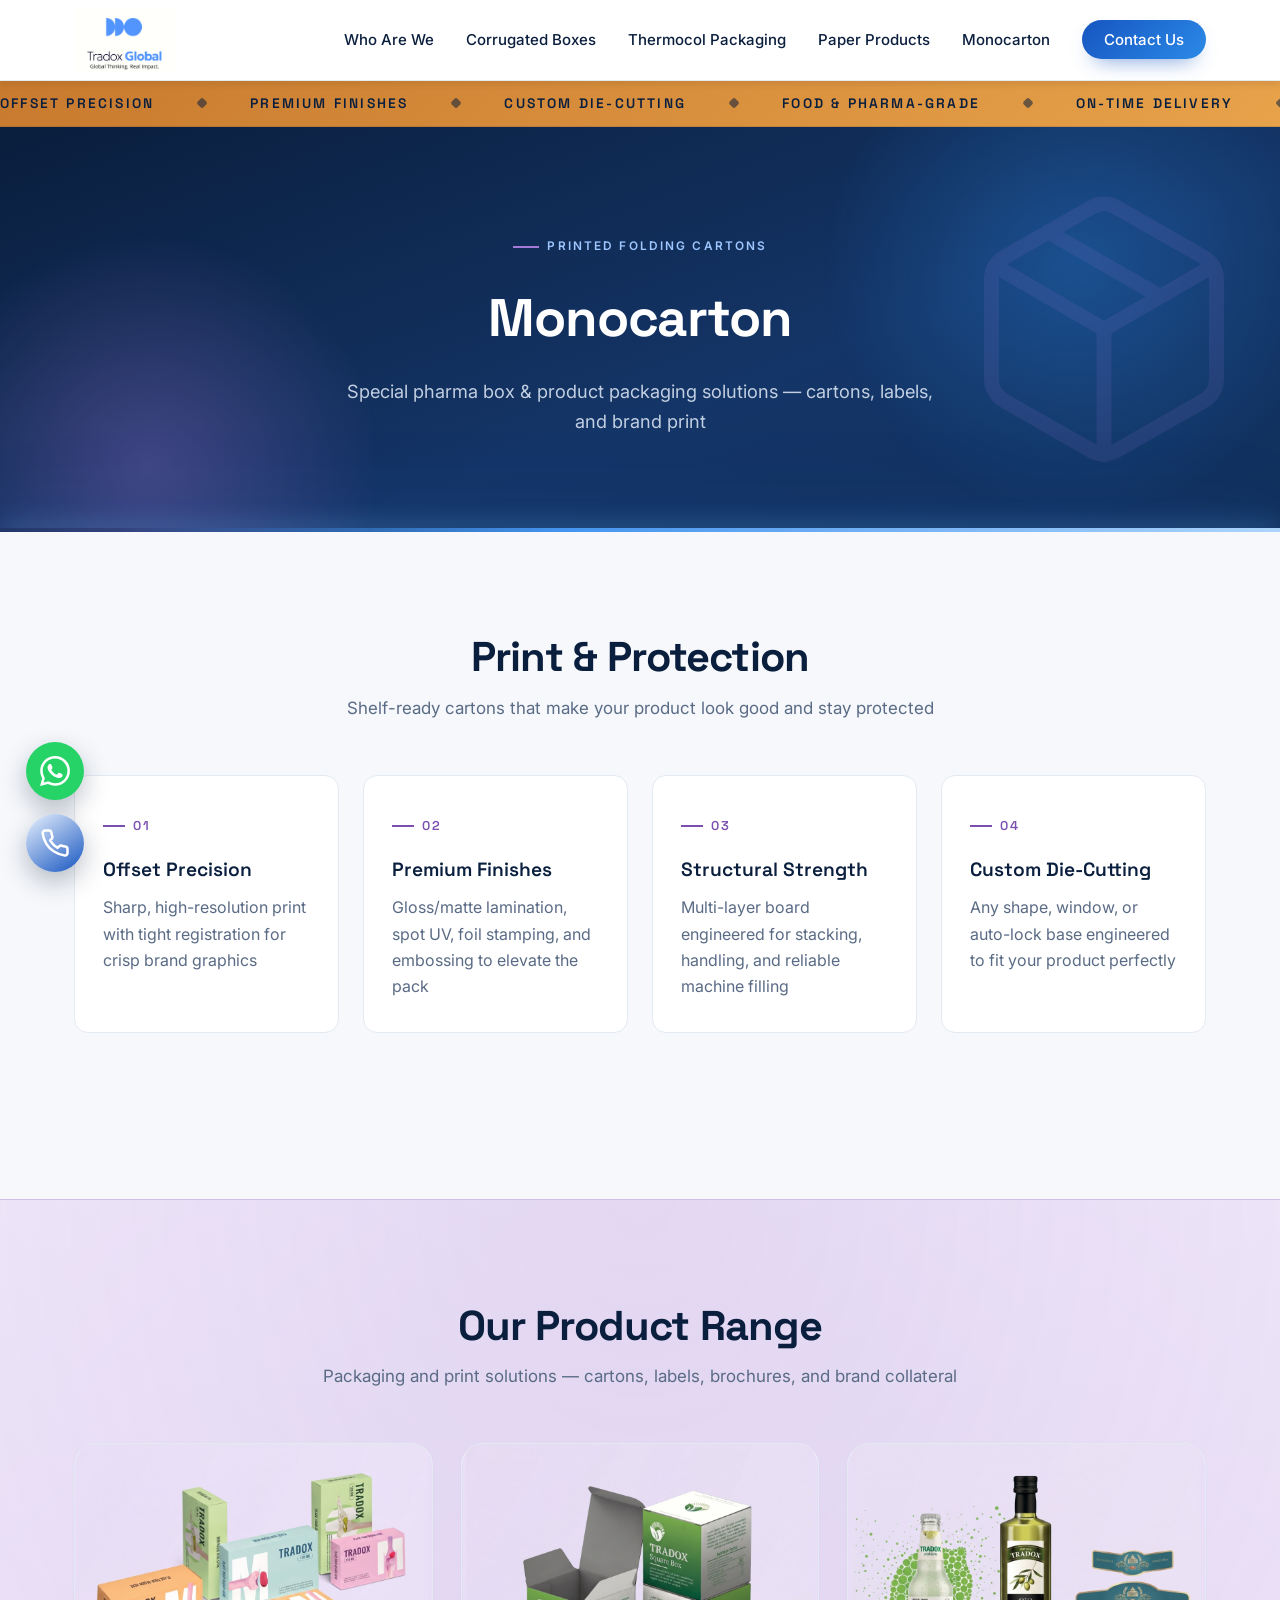
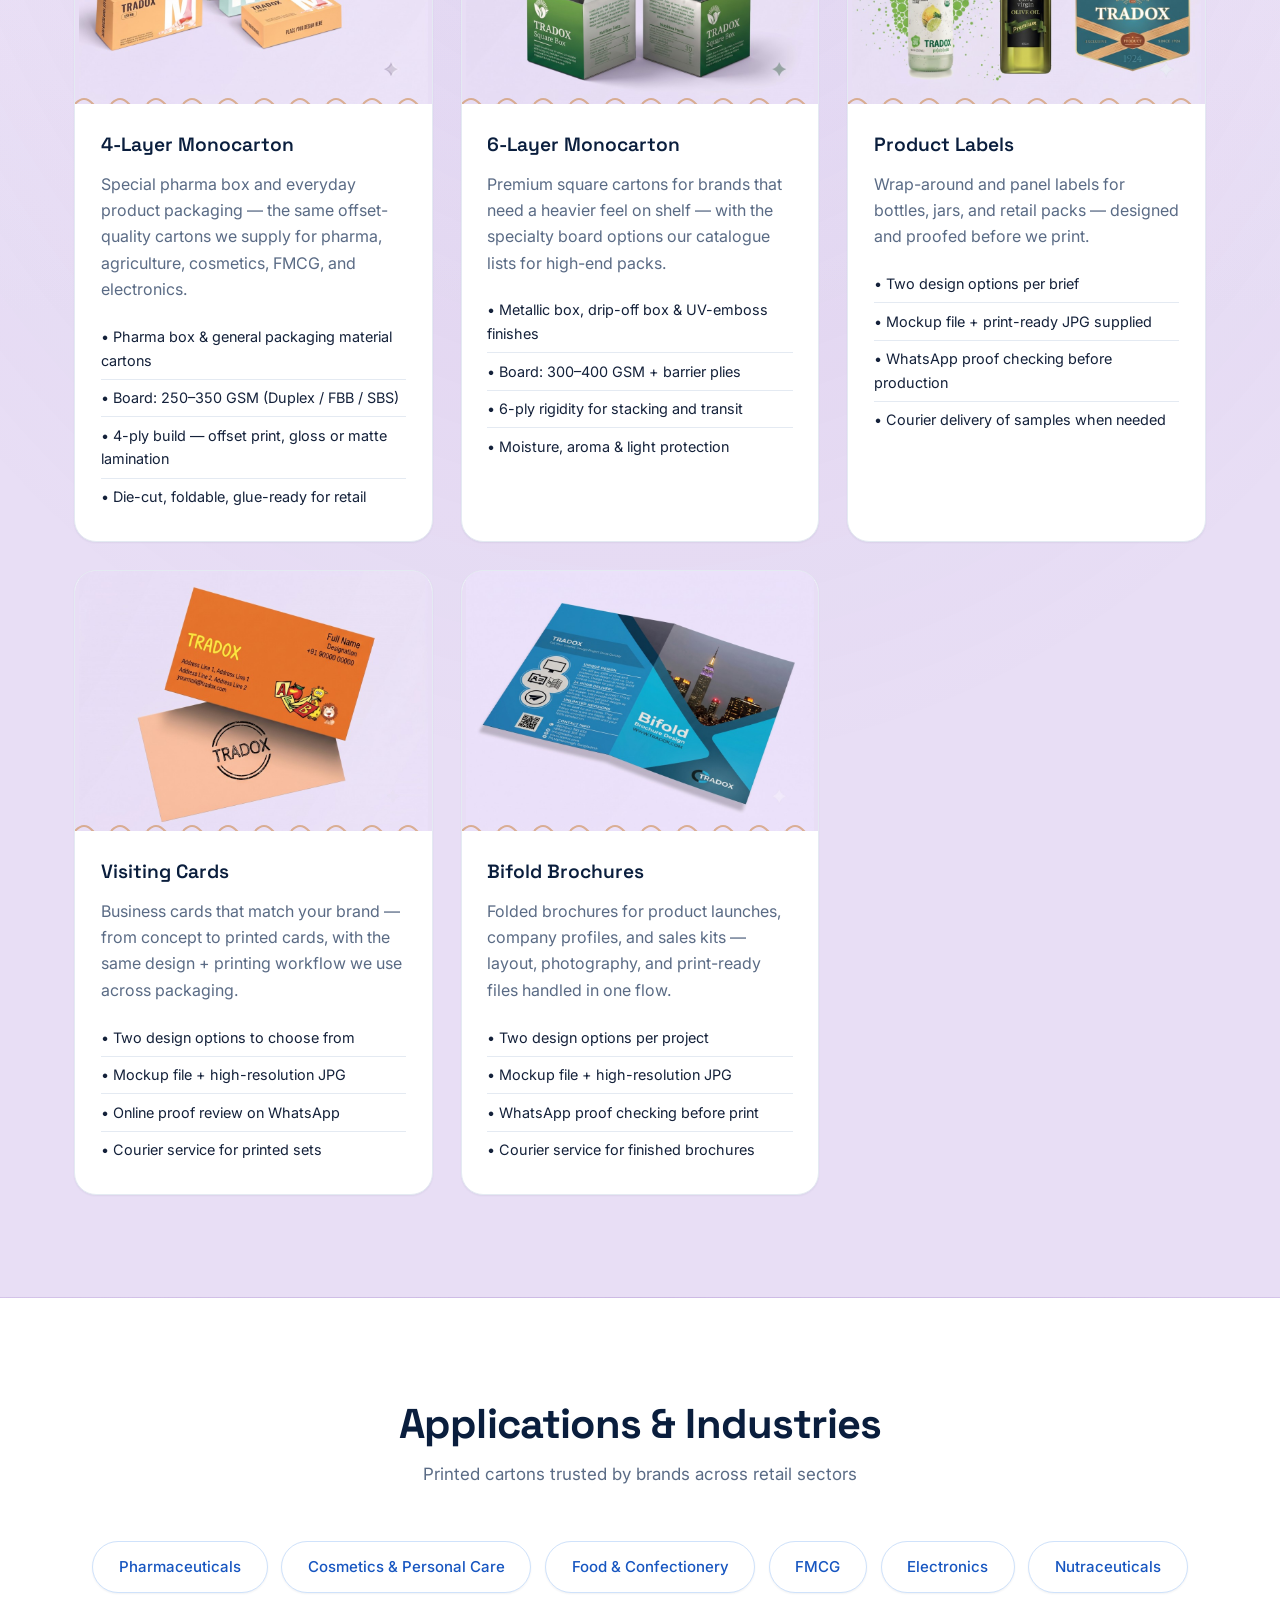
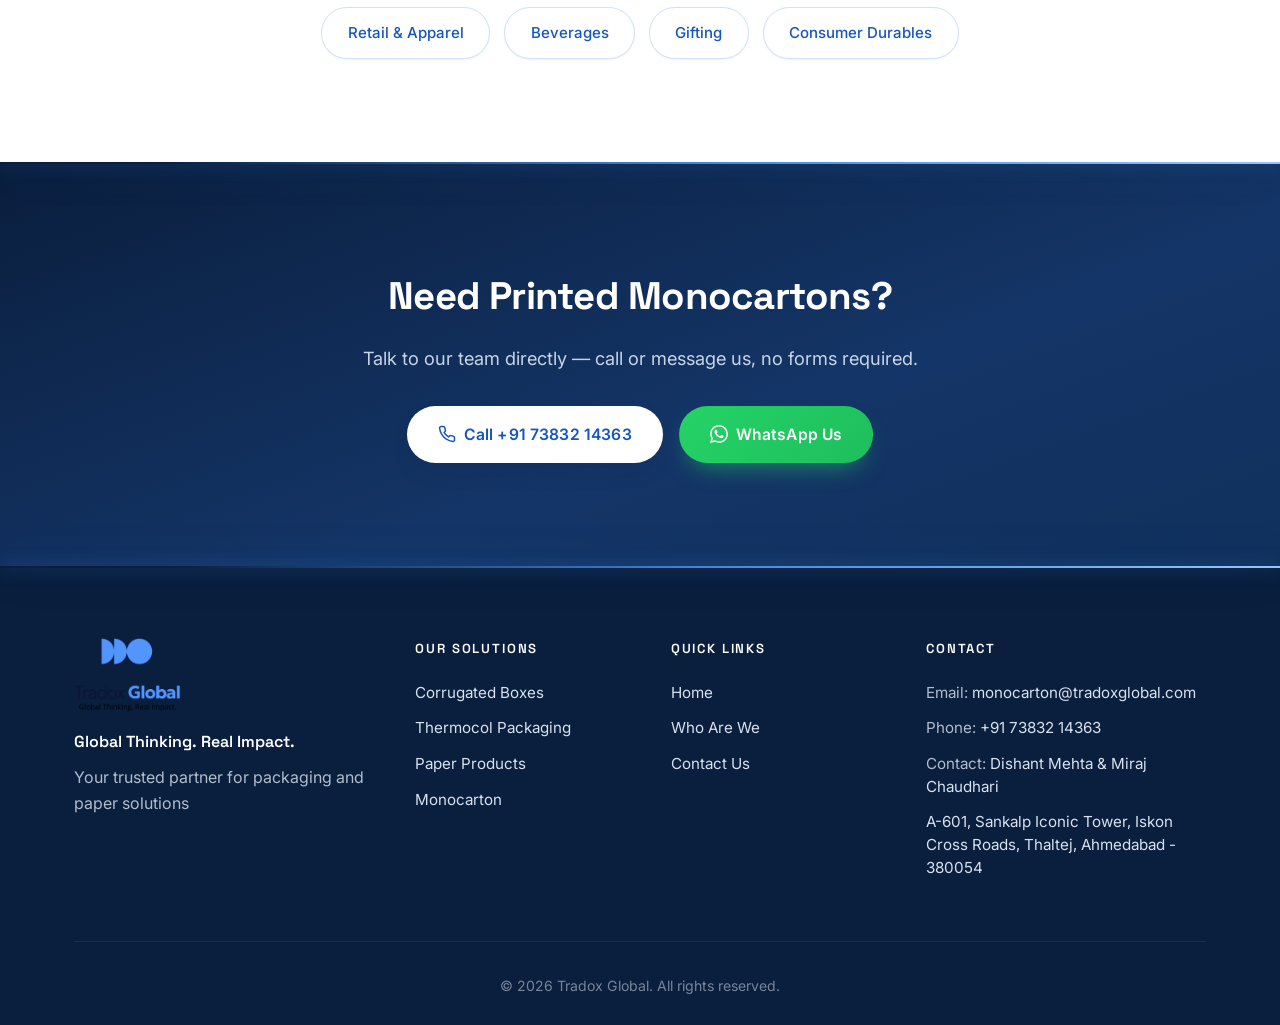
<file: monocarton.html>
<!DOCTYPE html>
<html lang="en">
<head>
    <meta charset="UTF-8">
    <meta name="viewport" content="width=device-width, initial-scale=1.0">
    <title>Monocarton - Tradox Global</title>
    <link rel="preconnect" href="https://fonts.googleapis.com">
    <link rel="preconnect" href="https://fonts.gstatic.com" crossorigin>
    <link href="https://fonts.googleapis.com/css2?family=Inter:wght@400;500;600;700&family=Space+Grotesk:wght@500;600;700&display=swap" rel="stylesheet">
    <link rel="stylesheet" href="styles.css?v=20261008d">
    <link rel="icon" type="image/svg+xml" href="/favicon.svg">
    <link rel="alternate icon" href="/logo.png">
    <link rel="apple-touch-icon" href="/logo.png">
    <!-- Google tag (gtag.js) -->
    <script async src="https://www.googletagmanager.com/gtag/js?id=AW-18438080213"></script>
    <script>
      window.dataLayer = window.dataLayer || [];
      function gtag(){dataLayer.push(arguments);}
      gtag('js', new Date());

      gtag('config', 'AW-18438080213');
    </script>
</head>
<body class="theme-mono">
    <!-- Navigation -->
    <nav class="navbar">
        <div class="container">
            <div class="nav-wrapper">
                <div class="logo">
                    <a href="/">
                        <img src="logo.png" alt="Tradox Global" class="logo-img">
                    </a>
                </div>
                <ul class="nav-menu" id="navMenu">
                    <li><a href="/about">Who Are We</a></li>
                    <li><a href="/corrugated-boxes">Corrugated Boxes</a></li>
                    <li><a href="/thermocol-packaging">Thermocol Packaging</a></li>
                    <li><a href="/paper-products">Paper Products</a></li>
                    <li><a href="/monocarton" class="active">Monocarton</a></li>
                    <li><a href="/contact">Contact Us</a></li>
                </ul>
                <button class="mobile-menu-toggle" id="mobileMenuToggle">
                    <span></span>
                    <span></span>
                    <span></span>
                </button>
            </div>
        </div>
    </nav>

    <!-- Capabilities ribbon -->
    <div class="marquee" aria-hidden="true">
        <div class="marquee-track">
            <span class="marquee-item">Offset precision</span>
            <span class="marquee-item">Premium finishes</span>
            <span class="marquee-item">Custom die-cutting</span>
            <span class="marquee-item">Food &amp; pharma-grade</span>
            <span class="marquee-item">On-time delivery</span>
            <span class="marquee-item">Pan-India shipping</span>
            <span class="marquee-item">4-layer &amp; 6-layer</span>
            <span class="marquee-item">Retail-ready</span>
            <span class="marquee-item">Offset precision</span>
            <span class="marquee-item">Premium finishes</span>
            <span class="marquee-item">Custom die-cutting</span>
            <span class="marquee-item">Food &amp; pharma-grade</span>
            <span class="marquee-item">On-time delivery</span>
            <span class="marquee-item">Pan-India shipping</span>
            <span class="marquee-item">4-layer &amp; 6-layer</span>
            <span class="marquee-item">Retail-ready</span>
        </div>
    </div>

    <!-- Page Hero -->
    <section class="page-hero">
        <div class="page-hero-visual" aria-hidden="true">
            <svg viewBox="0 0 24 24" fill="none" stroke="currentColor" stroke-width="1.2" stroke-linecap="round" stroke-linejoin="round">
                <line x1="16.5" y1="9.4" x2="7.5" y2="4.21"></line>
                <path d="M21 16V8a2 2 0 0 0-1-1.73l-7-4a2 2 0 0 0-2 0l-7 4A2 2 0 0 0 3 8v8a2 2 0 0 0 1 1.73l7 4a2 2 0 0 0 2 0l7-4A2 2 0 0 0 21 16z"></path>
                <polyline points="3.27 6.96 12 12.01 20.73 6.96"></polyline>
                <line x1="12" y1="22.08" x2="12" y2="12"></line>
            </svg>
        </div>
        <div class="container">
            <span class="eyebrow">Printed folding cartons</span>
            <h1>Monocarton</h1>
            <p>Special pharma box &amp; product packaging solutions — cartons, labels, and brand print</p>
        </div>
        <div class="page-hero-flute" aria-hidden="true"></div>
    </section>

    <!-- Overview Section -->
    <section class="products-section">
        <div class="container">
            <div class="section-header">
                <h2>Print &amp; Protection</h2>
                <p>Shelf-ready cartons that make your product look good and stay protected</p>
            </div>

            <div class="features-grid" style="margin-bottom: 4rem;">
                <div class="feature-item">
                    <div class="feature-number">01</div>
                    <h3>Offset Precision</h3>
                    <p>Sharp, high-resolution print with tight registration for crisp brand graphics</p>
                </div>
                <div class="feature-item">
                    <div class="feature-number">02</div>
                    <h3>Premium Finishes</h3>
                    <p>Gloss/matte lamination, spot UV, foil stamping, and embossing to elevate the pack</p>
                </div>
                <div class="feature-item">
                    <div class="feature-number">03</div>
                    <h3>Structural Strength</h3>
                    <p>Multi-layer board engineered for stacking, handling, and reliable machine filling</p>
                </div>
                <div class="feature-item">
                    <div class="feature-number">04</div>
                    <h3>Custom Die-Cutting</h3>
                    <p>Any shape, window, or auto-lock base engineered to fit your product perfectly</p>
                </div>
            </div>
        </div>
    </section>

    <!-- Product Range -->
    <section class="product-range">
        <div class="container">
            <!-- Product Categories -->
            <div class="section-header">
                <h2>Our Product Range</h2>
                <p>Packaging and print solutions — cartons, labels, brochures, and brand collateral</p>
            </div>

            <div class="products-grid">
                <div class="product-card">
                    <div class="product-image">
                        <img src="assets/monocarton/4-layer-monocarton.jpg?v=3" alt="Tradox printed pharma and FMCG folding cartons" loading="lazy">
                    </div>
                    <div class="product-content">
                        <h3>4-Layer Monocarton</h3>
                        <p>Special pharma box and everyday product packaging — the same offset-quality cartons we supply for pharma, agriculture, cosmetics, FMCG, and electronics.</p>
                        <ul class="product-features">
                            <li>• Pharma box &amp; general packaging material cartons</li>
                            <li>• Board: 250–350 GSM (Duplex / FBB / SBS)</li>
                            <li>• 4-ply build — offset print, gloss or matte lamination</li>
                            <li>• Die-cut, foldable, glue-ready for retail</li>
                        </ul>
                    </div>
                </div>

                <div class="product-card">
                    <div class="product-image">
                        <img src="assets/monocarton/6-layer-monocarton.jpg?v=3" alt="Tradox premium square printed cartons with nutrition-style panels" loading="lazy">
                    </div>
                    <div class="product-content">
                        <h3>6-Layer Monocarton</h3>
                        <p>Premium square cartons for brands that need a heavier feel on shelf — with the specialty board options our catalogue lists for high-end packs.</p>
                        <ul class="product-features">
                            <li>• Metallic box, drip-off box &amp; UV-emboss finishes</li>
                            <li>• Board: 300–400 GSM + barrier plies</li>
                            <li>• 6-ply rigidity for stacking and transit</li>
                            <li>• Moisture, aroma &amp; light protection</li>
                        </ul>
                    </div>
                </div>

                <div class="product-card">
                    <div class="product-image">
                        <img src="assets/monocarton/product-labels.jpg?v=3" alt="Tradox product label designs on bottles and packs" loading="lazy">
                    </div>
                    <div class="product-content">
                        <h3>Product Labels</h3>
                        <p>Wrap-around and panel labels for bottles, jars, and retail packs — designed and proofed before we print.</p>
                        <ul class="product-features">
                            <li>• Two design options per brief</li>
                            <li>• Mockup file + print-ready JPG supplied</li>
                            <li>• WhatsApp proof checking before production</li>
                            <li>• Courier delivery of samples when needed</li>
                        </ul>
                    </div>
                </div>

                <div class="product-card">
                    <div class="product-image">
                        <img src="assets/monocarton/visiting-cards.jpg?v=3" alt="Tradox visiting card design and print mockup" loading="lazy">
                    </div>
                    <div class="product-content">
                        <h3>Visiting Cards</h3>
                        <p>Business cards that match your brand — from concept to printed cards, with the same design + printing workflow we use across packaging.</p>
                        <ul class="product-features">
                            <li>• Two design options to choose from</li>
                            <li>• Mockup file + high-resolution JPG</li>
                            <li>• Online proof review on WhatsApp</li>
                            <li>• Courier service for printed sets</li>
                        </ul>
                    </div>
                </div>

                <div class="product-card">
                    <div class="product-image">
                        <img src="assets/monocarton/bifold-brochure.jpg?v=3" alt="Tradox bifold brochure design and print mockup" loading="lazy">
                    </div>
                    <div class="product-content">
                        <h3>Bifold Brochures</h3>
                        <p>Folded brochures for product launches, company profiles, and sales kits — layout, photography, and print-ready files handled in one flow.</p>
                        <ul class="product-features">
                            <li>• Two design options per project</li>
                            <li>• Mockup file + high-resolution JPG</li>
                            <li>• WhatsApp proof checking before print</li>
                            <li>• Courier service for finished brochures</li>
                        </ul>
                    </div>
                </div>
            </div>
        </div>
    </section>

    <!-- Industries Served -->
    <section class="why-choose-us">
        <div class="container">
            <div class="section-header">
                <h2>Applications &amp; Industries</h2>
                <p>Printed cartons trusted by brands across retail sectors</p>
            </div>
            
            <div class="industries-grid">
                <div class="industry-tag">Pharmaceuticals</div>
                <div class="industry-tag">Cosmetics &amp; Personal Care</div>
                <div class="industry-tag">Food &amp; Confectionery</div>
                <div class="industry-tag">FMCG</div>
                <div class="industry-tag">Electronics</div>
                <div class="industry-tag">Nutraceuticals</div>
                <div class="industry-tag">Retail &amp; Apparel</div>
                <div class="industry-tag">Beverages</div>
                <div class="industry-tag">Gifting</div>
                <div class="industry-tag">Consumer Durables</div>
            </div>
        </div>
    </section>

    <!-- CTA Section -->
    <section class="cta-section">
        <div class="container">
            <div class="cta-content">
                <h2>Need Printed Monocartons?</h2>
                <p>Talk to our team directly &mdash; call or message us, no forms required.</p>
                <div class="cta-buttons">
                    <a href="tel:+917383214363" class="btn btn-white">
                        <svg viewBox="0 0 24 24" fill="none" stroke="currentColor" stroke-width="2" stroke-linecap="round" stroke-linejoin="round"><path d="M22 16.92v3a2 2 0 0 1-2.18 2 19.79 19.79 0 0 1-8.63-3.07 19.5 19.5 0 0 1-6-6 19.79 19.79 0 0 1-3.07-8.67A2 2 0 0 1 4.11 2h3a2 2 0 0 1 2 1.72c.13.96.36 1.9.7 2.81a2 2 0 0 1-.45 2.11L8.09 9.91a16 16 0 0 0 6 6l1.27-1.27a2 2 0 0 1 2.11-.45c.9.34 1.85.57 2.81.7A2 2 0 0 1 22 16.92z"></path></svg>
                        Call +91 73832 14363
                    </a>
                    <a href="https://wa.me/917383214363" class="btn btn-whatsapp" target="_blank" rel="noopener">
                        <svg viewBox="0 0 24 24" fill="currentColor" aria-hidden="true"><path d="M17.472 14.382c-.297-.149-1.758-.867-2.03-.967-.273-.099-.471-.148-.67.15-.197.297-.767.966-.94 1.164-.173.199-.347.223-.644.075-.297-.15-1.255-.463-2.39-1.475-.883-.788-1.48-1.761-1.653-2.059-.173-.297-.018-.458.13-.606.134-.133.298-.347.446-.52.149-.174.198-.298.298-.497.099-.198.05-.371-.025-.52-.075-.149-.669-1.612-.916-2.207-.242-.579-.487-.5-.669-.51-.173-.008-.371-.01-.57-.01-.198 0-.52.074-.792.372-.272.297-1.04 1.016-1.04 2.479 0 1.462 1.065 2.875 1.213 3.074.149.198 2.096 3.2 5.077 4.487.709.306 1.262.489 1.694.625.712.227 1.36.195 1.871.118.571-.085 1.758-.719 2.006-1.413.248-.694.248-1.289.173-1.413-.074-.124-.272-.198-.57-.347m-5.421 7.403h-.004a9.87 9.87 0 01-5.031-1.378l-.361-.214-3.741.982.998-3.648-.235-.374a9.86 9.86 0 01-1.51-5.26c.001-5.45 4.436-9.884 9.888-9.884 2.64 0 5.122 1.03 6.988 2.898a9.825 9.825 0 012.893 6.994c-.003 5.45-4.437 9.884-9.885 9.884m8.413-18.297A11.815 11.815 0 0012.05 0C5.495 0 .16 5.335.157 11.892c0 2.096.547 4.142 1.588 5.945L.057 24l6.305-1.654a11.882 11.882 0 005.683 1.448h.005c6.554 0 11.89-5.335 11.893-11.893a11.821 11.821 0 00-3.48-8.413z"></path></svg>
                        WhatsApp Us
                    </a>
                </div>
            </div>
        </div>
    </section>

    <!-- Footer -->
    <footer class="footer">
        <div class="container">
            <div class="footer-grid">
                <div class="footer-col">
                    <img src="logo-white.png" alt="Tradox Global" class="footer-logo">
                    <p class="footer-tagline">Global Thinking. Real Impact.</p>
                    <p>Your trusted partner for packaging and paper solutions</p>
                </div>
                
                <div class="footer-col">
                    <h4>Our Solutions</h4>
                    <ul>
                        <li><a href="/corrugated-boxes">Corrugated Boxes</a></li>
                        <li><a href="/thermocol-packaging">Thermocol Packaging</a></li>
                        <li><a href="/paper-products">Paper Products</a></li>
                        <li><a href="/monocarton">Monocarton</a></li>
                    </ul>
                </div>
                
                <div class="footer-col">
                    <h4>Quick Links</h4>
                    <ul>
                        <li><a href="/">Home</a></li>
                        <li><a href="/about">Who Are We</a></li>
                        <li><a href="/contact">Contact Us</a></li>
                    </ul>
                </div>
                
                <div class="footer-col">
                    <h4>Contact</h4>
                    <ul>
                        <li>Email: <a href="mailto:monocarton@tradoxglobal.com">monocarton@tradoxglobal.com</a></li>
                        <li>Phone: <a href="tel:+917383214363">+91 73832 14363</a></li>
                        <li>Contact: <a href="tel:+917383214363">Dishant Mehta &amp; Miraj Chaudhari</a></li>
                        <li><a href="https://maps.google.com/?q=Sankalp+Iconic+Tower+Iskon+Cross+Roads+Thaltej+Ahmedabad+380054" target="_blank" rel="noopener">A-601, Sankalp Iconic Tower, Iskon Cross Roads, Thaltej, Ahmedabad - 380054</a></li>
                    </ul>
                </div>
            </div>
            
            <div class="footer-bottom">
                <p>&copy; 2026 Tradox Global. All rights reserved.</p>
            </div>
        </div>
    </footer>

    <!-- Floating quick-contact buttons (Google Ads / GA4 trackable) -->
    <div class="floating-contact" aria-label="Quick contact">
        <a href="https://wa.me/917383214363?text=Hi%20Tradox%20Global%2C%20I%27d%20like%20to%20enquire%20about%20your%20products." class="fab fab-whatsapp" target="_blank" rel="noopener" data-ga-event="whatsapp_click" data-ga-label="floating_button" aria-label="Chat with us on WhatsApp">
            <svg viewBox="0 0 24 24" fill="currentColor" aria-hidden="true"><path d="M17.472 14.382c-.297-.149-1.758-.867-2.03-.967-.273-.099-.471-.148-.67.15-.197.297-.767.966-.94 1.164-.173.199-.347.223-.644.075-.297-.15-1.255-.463-2.39-1.475-.883-.788-1.48-1.761-1.653-2.059-.173-.297-.018-.458.13-.606.134-.133.298-.347.446-.52.149-.174.198-.298.298-.497.099-.198.05-.371-.025-.52-.075-.149-.669-1.612-.916-2.207-.242-.579-.487-.5-.669-.51-.173-.008-.371-.01-.57-.01-.198 0-.52.074-.792.372-.272.297-1.04 1.016-1.04 2.479 0 1.462 1.065 2.875 1.213 3.074.149.198 2.096 3.2 5.077 4.487.709.306 1.262.489 1.694.625.712.227 1.36.195 1.871.118.571-.085 1.758-.719 2.006-1.413.248-.694.248-1.289.173-1.413-.074-.124-.272-.198-.57-.347m-5.421 7.403h-.004a9.87 9.87 0 01-5.031-1.378l-.361-.214-3.741.982.998-3.648-.235-.374a9.86 9.86 0 01-1.51-5.26c.001-5.45 4.436-9.884 9.888-9.884 2.64 0 5.122 1.03 6.988 2.898a9.825 9.825 0 012.893 6.994c-.003 5.45-4.437 9.884-9.885 9.884m8.413-18.297A11.815 11.815 0 0012.05 0C5.495 0 .16 5.335.157 11.892c0 2.096.547 4.142 1.588 5.945L.057 24l6.305-1.654a11.882 11.882 0 005.683 1.448h.005c6.554 0 11.89-5.335 11.893-11.893a11.821 11.821 0 00-3.48-8.413z"></path></svg>
            <span class="fab-label">Chat on WhatsApp</span>
        </a>
        <a href="tel:+917383214363" class="fab fab-call" data-ga-event="call_click" data-ga-label="floating_button" aria-label="Call us">
            <svg viewBox="0 0 24 24" fill="none" stroke="currentColor" stroke-width="2" stroke-linecap="round" stroke-linejoin="round"><path d="M22 16.92v3a2 2 0 0 1-2.18 2 19.79 19.79 0 0 1-8.63-3.07 19.5 19.5 0 0 1-6-6 19.79 19.79 0 0 1-3.07-8.67A2 2 0 0 1 4.11 2h3a2 2 0 0 1 2 1.72c.13.96.36 1.9.7 2.81a2 2 0 0 1-.45 2.11L8.09 9.91a16 16 0 0 0 6 6l1.27-1.27a2 2 0 0 1 2.11-.45c.9.34 1.85.57 2.81.7A2 2 0 0 1 22 16.92z"></path></svg>
            <span class="fab-label">Call us</span>
        </a>
    </div>

    <script src="script.js?v=20260910c"></script>
</body>
</html>
</file>
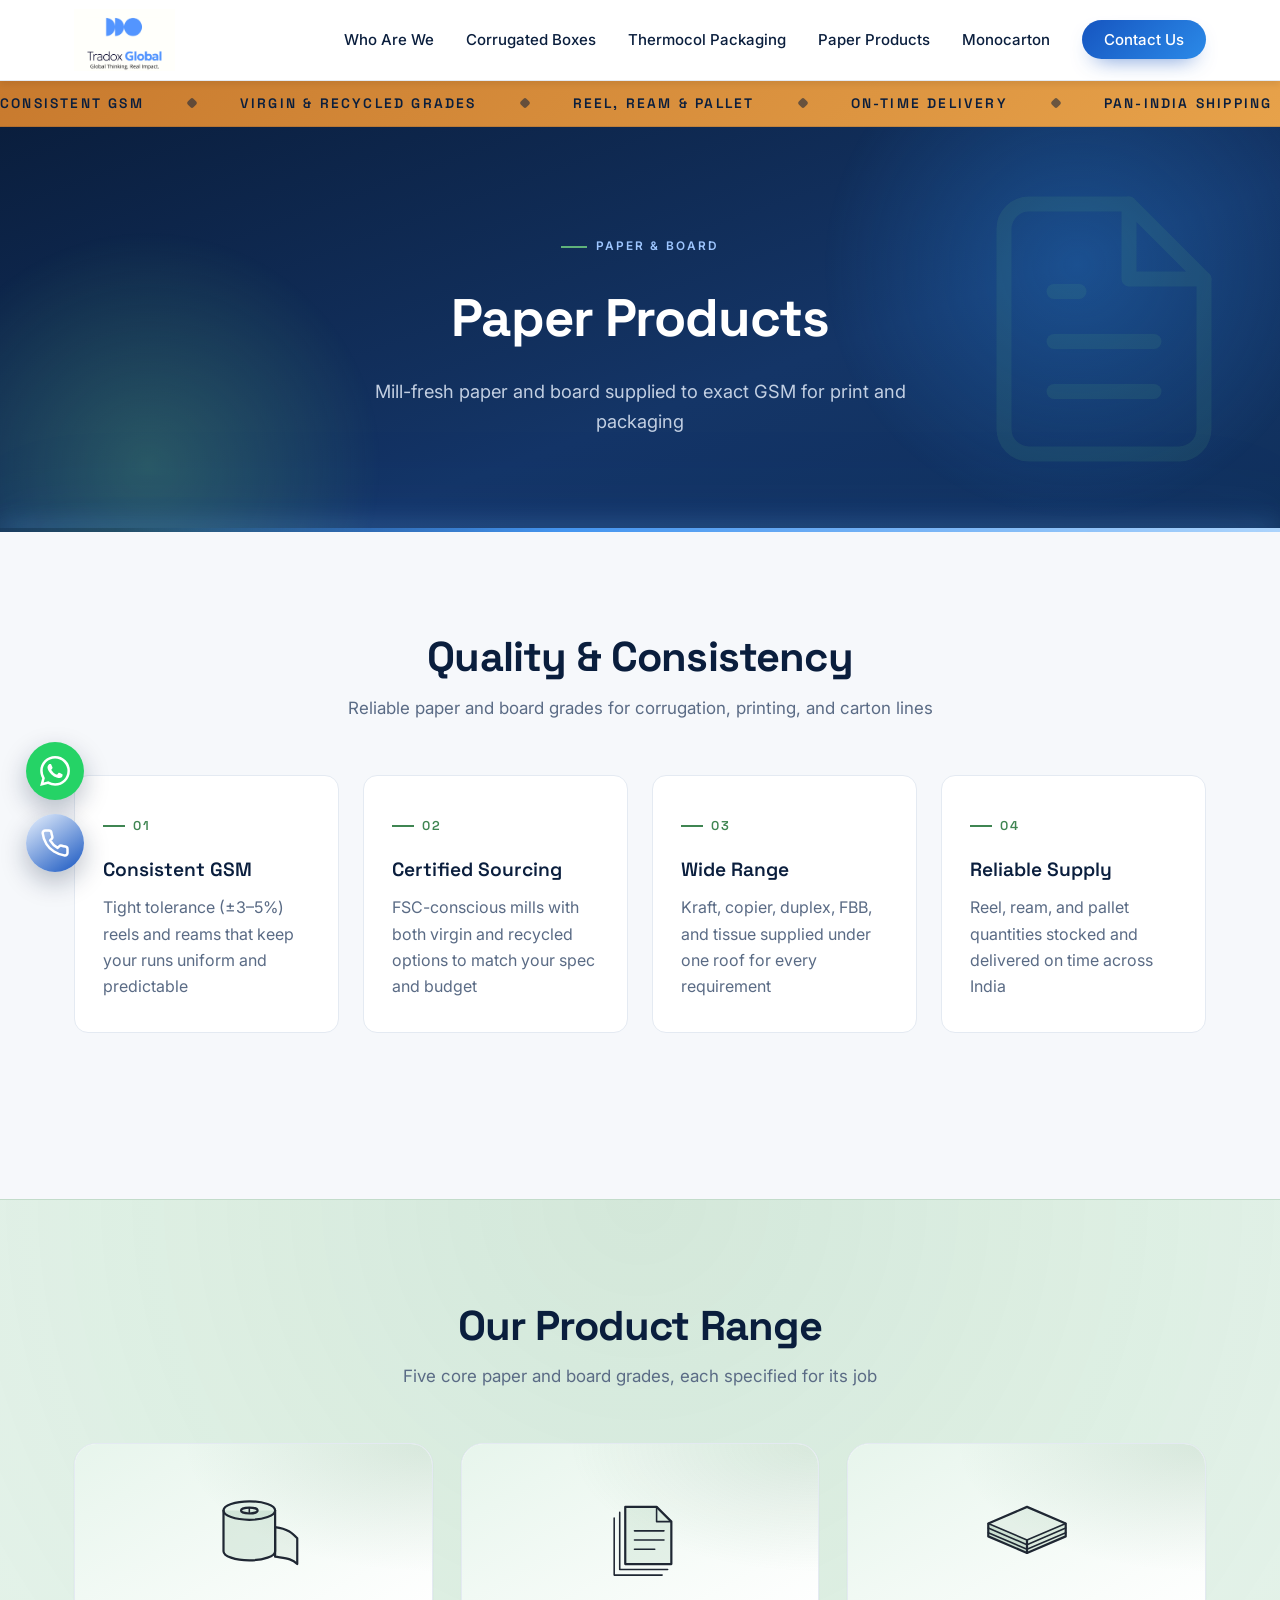
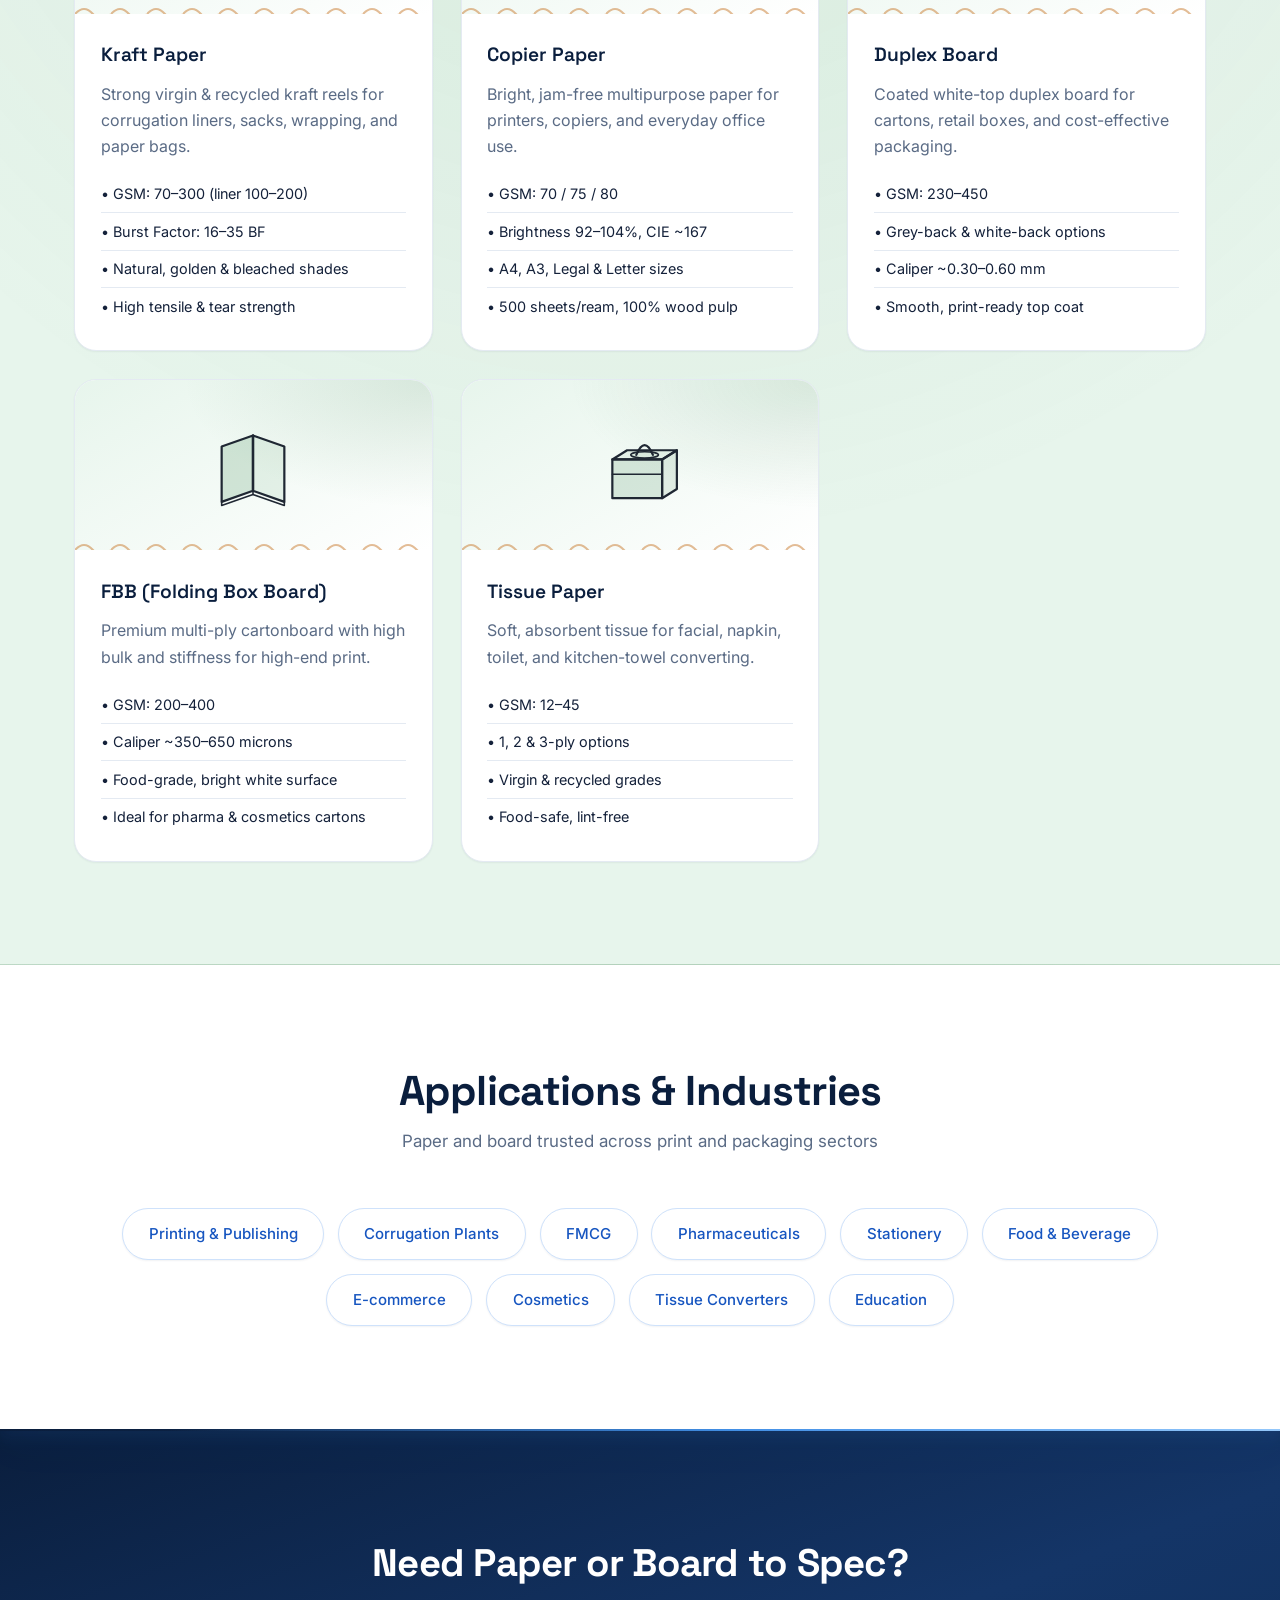
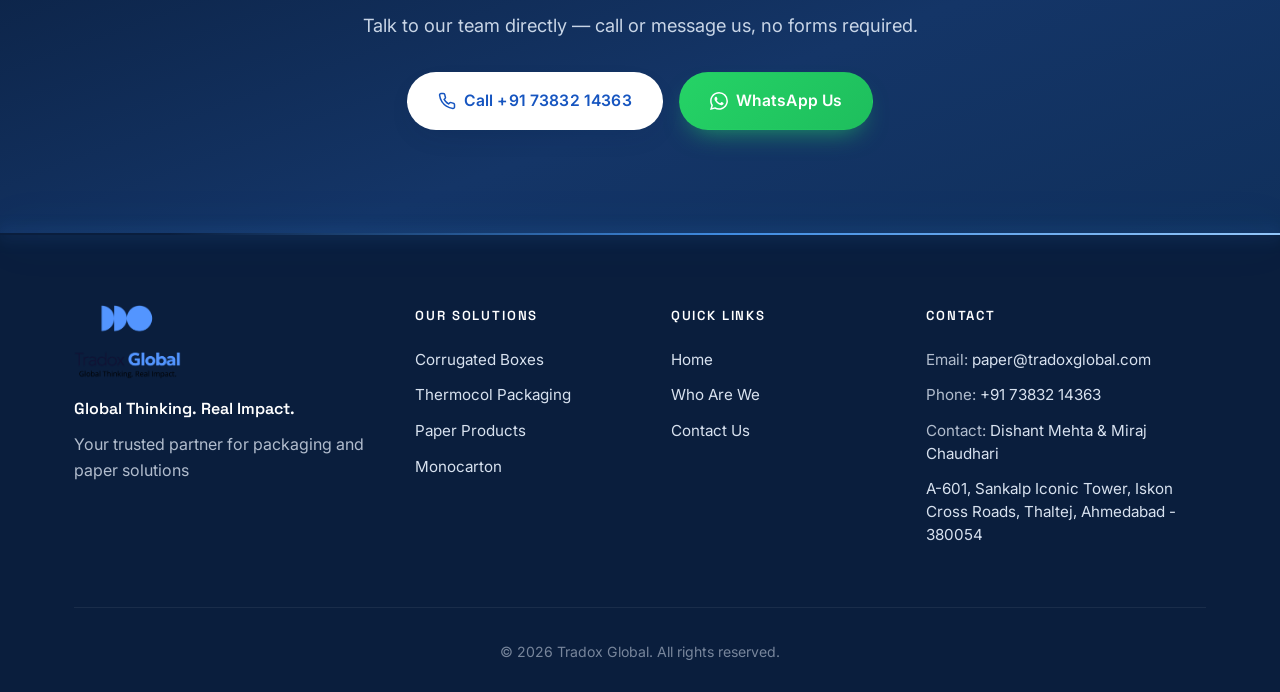
<file: paper-products.html>
<!DOCTYPE html>
<html lang="en">
<head>
    <meta charset="UTF-8">
    <meta name="viewport" content="width=device-width, initial-scale=1.0">
    <title>Paper Products - Tradox Global</title>
    <link rel="preconnect" href="https://fonts.googleapis.com">
    <link rel="preconnect" href="https://fonts.gstatic.com" crossorigin>
    <link href="https://fonts.googleapis.com/css2?family=Inter:wght@400;500;600;700&family=Space+Grotesk:wght@500;600;700&display=swap" rel="stylesheet">
    <link rel="stylesheet" href="styles.css?v=20261008c">
    <link rel="icon" type="image/svg+xml" href="/favicon.svg">
    <link rel="alternate icon" href="/logo.png">
    <link rel="apple-touch-icon" href="/logo.png">
    <!-- Google tag (gtag.js) -->
    <script async src="https://www.googletagmanager.com/gtag/js?id=AW-18438080213"></script>
    <script>
      window.dataLayer = window.dataLayer || [];
      function gtag(){dataLayer.push(arguments);}
      gtag('js', new Date());

      gtag('config', 'AW-18438080213');
    </script>
</head>
<body class="theme-paper">
    <!-- Navigation -->
    <nav class="navbar">
        <div class="container">
            <div class="nav-wrapper">
                <div class="logo">
                    <a href="/">
                        <img src="logo.png" alt="Tradox Global" class="logo-img">
                    </a>
                </div>
                <ul class="nav-menu" id="navMenu">
                    <li><a href="/about">Who Are We</a></li>
                    <li><a href="/corrugated-boxes">Corrugated Boxes</a></li>
                    <li><a href="/thermocol-packaging">Thermocol Packaging</a></li>
                    <li><a href="/paper-products" class="active">Paper Products</a></li>
                    <li><a href="/monocarton">Monocarton</a></li>
                    <li><a href="/contact">Contact Us</a></li>
                </ul>
                <button class="mobile-menu-toggle" id="mobileMenuToggle">
                    <span></span>
                    <span></span>
                    <span></span>
                </button>
            </div>
        </div>
    </nav>

    <!-- Capabilities ribbon -->
    <div class="marquee" aria-hidden="true">
        <div class="marquee-track">
            <span class="marquee-item">Consistent GSM</span>
            <span class="marquee-item">Virgin &amp; recycled grades</span>
            <span class="marquee-item">Reel, ream &amp; pallet</span>
            <span class="marquee-item">On-time delivery</span>
            <span class="marquee-item">Pan-India shipping</span>
            <span class="marquee-item">FSC-conscious sourcing</span>
            <span class="marquee-item">Food-grade options</span>
            <span class="marquee-item">Bulk supply</span>
            <span class="marquee-item">Consistent GSM</span>
            <span class="marquee-item">Virgin &amp; recycled grades</span>
            <span class="marquee-item">Reel, ream &amp; pallet</span>
            <span class="marquee-item">On-time delivery</span>
            <span class="marquee-item">Pan-India shipping</span>
            <span class="marquee-item">FSC-conscious sourcing</span>
            <span class="marquee-item">Food-grade options</span>
            <span class="marquee-item">Bulk supply</span>
        </div>
    </div>

    <!-- Page Hero -->
    <section class="page-hero">
        <div class="page-hero-visual" aria-hidden="true">
            <svg viewBox="0 0 24 24" fill="none" stroke="currentColor" stroke-width="1.2" stroke-linecap="round" stroke-linejoin="round">
                <path d="M14 2H6a2 2 0 0 0-2 2v16a2 2 0 0 0 2 2h12a2 2 0 0 0 2-2V8z"></path>
                <polyline points="14 2 14 8 20 8"></polyline>
                <line x1="8" y1="13" x2="16" y2="13"></line>
                <line x1="8" y1="17" x2="16" y2="17"></line>
                <line x1="8" y1="9" x2="10" y2="9"></line>
            </svg>
        </div>
        <div class="container">
            <span class="eyebrow">Paper &amp; board</span>
            <h1>Paper Products</h1>
            <p>Mill-fresh paper and board supplied to exact GSM for print and packaging</p>
        </div>
        <div class="page-hero-flute" aria-hidden="true"></div>
    </section>

    <!-- Overview Section -->
    <section class="products-section">
        <div class="container">
            <div class="section-header">
                <h2>Quality &amp; Consistency</h2>
                <p>Reliable paper and board grades for corrugation, printing, and carton lines</p>
            </div>

            <div class="features-grid" style="margin-bottom: 4rem;">
                <div class="feature-item">
                    <div class="feature-number">01</div>
                    <h3>Consistent GSM</h3>
                    <p>Tight tolerance (±3–5%) reels and reams that keep your runs uniform and predictable</p>
                </div>
                <div class="feature-item">
                    <div class="feature-number">02</div>
                    <h3>Certified Sourcing</h3>
                    <p>FSC-conscious mills with both virgin and recycled options to match your spec and budget</p>
                </div>
                <div class="feature-item">
                    <div class="feature-number">03</div>
                    <h3>Wide Range</h3>
                    <p>Kraft, copier, duplex, FBB, and tissue supplied under one roof for every requirement</p>
                </div>
                <div class="feature-item">
                    <div class="feature-number">04</div>
                    <h3>Reliable Supply</h3>
                    <p>Reel, ream, and pallet quantities stocked and delivered on time across India</p>
                </div>
            </div>
        </div>
    </section>

    <!-- Product Range -->
    <section class="product-range">
        <div class="container">
            <!-- Product Categories -->
            <div class="section-header">
                <h2>Our Product Range</h2>
                <p>Five core paper and board grades, each specified for its job</p>
            </div>

            <div class="products-grid">
                <div class="product-card">
                    <div class="product-image">
                        <svg viewBox="0 0 128 128" fill="none" aria-hidden="true">
                            <path d="M32 44 L32 88 A28 10 0 0 0 88 88 L88 44" fill="var(--page-accent)" fill-opacity=".12"/>
                            <path d="M88 62 C 102 64, 106 68, 112 74 L112 102 C 106 96, 100 96, 88 94 Z" fill="var(--page-accent)" fill-opacity=".08"/>
                            <ellipse cx="60" cy="44" rx="28" ry="10" fill="var(--page-accent)" fill-opacity=".06"/>
                            <ellipse cx="60" cy="44" rx="9" ry="3.2"/>
                            <path d="M60 41 L60 47" class="det"/>
                        </svg>
                    </div>
                    <div class="product-content">
                        <h3>Kraft Paper</h3>
                        <p>Strong virgin &amp; recycled kraft reels for corrugation liners, sacks, wrapping, and paper bags.</p>
                        <ul class="product-features">
                            <li>• GSM: 70–300 (liner 100–200)</li>
                            <li>• Burst Factor: 16–35 BF</li>
                            <li>• Natural, golden &amp; bleached shades</li>
                            <li>• High tensile &amp; tear strength</li>
                        </ul>
                    </div>
                </div>

                <div class="product-card">
                    <div class="product-image">
                        <svg viewBox="0 0 128 128" fill="none" aria-hidden="true">
                            <path d="M36 52 L36 114 L88 114" class="det"/>
                            <path d="M42 46 L42 108 L94 108" class="det"/>
                            <path d="M48 40 L82 40 L98 56 L98 102 L48 102 Z" fill="var(--page-accent)" fill-opacity=".1"/>
                            <path d="M82 40 L82 56 L98 56" class="det"/>
                            <path d="M58 66 L90 66" class="det"/>
                            <path d="M58 76 L90 76" class="det"/>
                            <path d="M58 86 L80 86" class="det"/>
                        </svg>
                    </div>
                    <div class="product-content">
                        <h3>Copier Paper</h3>
                        <p>Bright, jam-free multipurpose paper for printers, copiers, and everyday office use.</p>
                        <ul class="product-features">
                            <li>• GSM: 70 / 75 / 80</li>
                            <li>• Brightness 92–104%, CIE ~167</li>
                            <li>• A4, A3, Legal &amp; Letter sizes</li>
                            <li>• 500 sheets/ream, 100% wood pulp</li>
                        </ul>
                    </div>
                </div>

                <div class="product-card">
                    <div class="product-image">
                        <svg viewBox="0 0 128 128" fill="none" aria-hidden="true">
                            <path d="M64 40 L106 58 L64 76 L22 58 Z" fill="var(--page-accent)" fill-opacity=".08" stroke="none"/>
                            <path d="M22 58 L64 76 L64 90 L22 72 Z" fill="var(--page-accent)" fill-opacity=".22" stroke="none"/>
                            <path d="M106 58 L64 76 L64 90 L106 72 Z" fill="var(--page-accent)" fill-opacity=".14" stroke="none"/>
                            <path d="M64 40 L106 58 L106 72 L64 90 L22 72 L22 58 Z"/>
                            <path d="M64 76 L22 58" class="det"/><path d="M64 76 L106 58" class="det"/><path d="M64 76 L64 90"/>
                            <path d="M22 63 L64 81" class="det"/><path d="M106 63 L64 81" class="det"/>
                            <path d="M22 68 L64 86" class="det"/><path d="M106 68 L64 86" class="det"/>
                        </svg>
                    </div>
                    <div class="product-content">
                        <h3>Duplex Board</h3>
                        <p>Coated white-top duplex board for cartons, retail boxes, and cost-effective packaging.</p>
                        <ul class="product-features">
                            <li>• GSM: 230–450</li>
                            <li>• Grey-back &amp; white-back options</li>
                            <li>• Caliper ~0.30–0.60 mm</li>
                            <li>• Smooth, print-ready top coat</li>
                        </ul>
                    </div>
                </div>

                <div class="product-card">
                    <div class="product-image">
                        <svg viewBox="0 0 128 128" fill="none" aria-hidden="true">
                            <path d="M30 44 L64 32 L64 92 L30 104 Z" fill="var(--page-accent)" fill-opacity=".2"/>
                            <path d="M64 32 L98 44 L98 104 L64 92 Z" fill="var(--page-accent)" fill-opacity=".1"/>
                            <path d="M64 32 L64 92"/>
                            <path d="M30 104 L30 108 L64 96 L64 92" class="det"/>
                            <path d="M98 104 L98 108 L64 96" class="det"/>
                        </svg>
                    </div>
                    <div class="product-content">
                        <h3>FBB (Folding Box Board)</h3>
                        <p>Premium multi-ply cartonboard with high bulk and stiffness for high-end print.</p>
                        <ul class="product-features">
                            <li>• GSM: 200–400</li>
                            <li>• Caliper ~350–650 microns</li>
                            <li>• Food-grade, bright white surface</li>
                            <li>• Ideal for pharma &amp; cosmetics cartons</li>
                        </ul>
                    </div>
                </div>

                <div class="product-card">
                    <div class="product-image">
                        <svg viewBox="0 0 128 128" fill="none" aria-hidden="true">
                            <path d="M34 58 L88 58 L88 100 L34 100 Z" fill="var(--page-accent)" fill-opacity=".18"/>
                            <path d="M34 58 L50 48 L104 48 L88 58 Z" fill="var(--page-accent)" fill-opacity=".08"/>
                            <path d="M88 58 L104 48 L104 90 L88 100 Z" fill="var(--page-accent)" fill-opacity=".12"/>
                            <ellipse cx="69" cy="53" rx="15" ry="3.4" class="det" fill="var(--page-accent)" fill-opacity=".05"/>
                            <path d="M60 53 Q69 32 78 53"/>
                            <path d="M34 74 L88 74" class="det"/>
                        </svg>
                    </div>
                    <div class="product-content">
                        <h3>Tissue Paper</h3>
                        <p>Soft, absorbent tissue for facial, napkin, toilet, and kitchen-towel converting.</p>
                        <ul class="product-features">
                            <li>• GSM: 12–45</li>
                            <li>• 1, 2 &amp; 3-ply options</li>
                            <li>• Virgin &amp; recycled grades</li>
                            <li>• Food-safe, lint-free</li>
                        </ul>
                    </div>
                </div>
            </div>
        </div>
    </section>

    <!-- Industries Served -->
    <section class="why-choose-us">
        <div class="container">
            <div class="section-header">
                <h2>Applications &amp; Industries</h2>
                <p>Paper and board trusted across print and packaging sectors</p>
            </div>
            
            <div class="industries-grid">
                <div class="industry-tag">Printing &amp; Publishing</div>
                <div class="industry-tag">Corrugation Plants</div>
                <div class="industry-tag">FMCG</div>
                <div class="industry-tag">Pharmaceuticals</div>
                <div class="industry-tag">Stationery</div>
                <div class="industry-tag">Food &amp; Beverage</div>
                <div class="industry-tag">E-commerce</div>
                <div class="industry-tag">Cosmetics</div>
                <div class="industry-tag">Tissue Converters</div>
                <div class="industry-tag">Education</div>
            </div>
        </div>
    </section>

    <!-- CTA Section -->
    <section class="cta-section">
        <div class="container">
            <div class="cta-content">
                <h2>Need Paper or Board to Spec?</h2>
                <p>Talk to our team directly &mdash; call or message us, no forms required.</p>
                <div class="cta-buttons">
                    <a href="tel:+917383214363" class="btn btn-white">
                        <svg viewBox="0 0 24 24" fill="none" stroke="currentColor" stroke-width="2" stroke-linecap="round" stroke-linejoin="round"><path d="M22 16.92v3a2 2 0 0 1-2.18 2 19.79 19.79 0 0 1-8.63-3.07 19.5 19.5 0 0 1-6-6 19.79 19.79 0 0 1-3.07-8.67A2 2 0 0 1 4.11 2h3a2 2 0 0 1 2 1.72c.13.96.36 1.9.7 2.81a2 2 0 0 1-.45 2.11L8.09 9.91a16 16 0 0 0 6 6l1.27-1.27a2 2 0 0 1 2.11-.45c.9.34 1.85.57 2.81.7A2 2 0 0 1 22 16.92z"></path></svg>
                        Call +91 73832 14363
                    </a>
                    <a href="https://wa.me/917383214363" class="btn btn-whatsapp" target="_blank" rel="noopener">
                        <svg viewBox="0 0 24 24" fill="currentColor" aria-hidden="true"><path d="M17.472 14.382c-.297-.149-1.758-.867-2.03-.967-.273-.099-.471-.148-.67.15-.197.297-.767.966-.94 1.164-.173.199-.347.223-.644.075-.297-.15-1.255-.463-2.39-1.475-.883-.788-1.48-1.761-1.653-2.059-.173-.297-.018-.458.13-.606.134-.133.298-.347.446-.52.149-.174.198-.298.298-.497.099-.198.05-.371-.025-.52-.075-.149-.669-1.612-.916-2.207-.242-.579-.487-.5-.669-.51-.173-.008-.371-.01-.57-.01-.198 0-.52.074-.792.372-.272.297-1.04 1.016-1.04 2.479 0 1.462 1.065 2.875 1.213 3.074.149.198 2.096 3.2 5.077 4.487.709.306 1.262.489 1.694.625.712.227 1.36.195 1.871.118.571-.085 1.758-.719 2.006-1.413.248-.694.248-1.289.173-1.413-.074-.124-.272-.198-.57-.347m-5.421 7.403h-.004a9.87 9.87 0 01-5.031-1.378l-.361-.214-3.741.982.998-3.648-.235-.374a9.86 9.86 0 01-1.51-5.26c.001-5.45 4.436-9.884 9.888-9.884 2.64 0 5.122 1.03 6.988 2.898a9.825 9.825 0 012.893 6.994c-.003 5.45-4.437 9.884-9.885 9.884m8.413-18.297A11.815 11.815 0 0012.05 0C5.495 0 .16 5.335.157 11.892c0 2.096.547 4.142 1.588 5.945L.057 24l6.305-1.654a11.882 11.882 0 005.683 1.448h.005c6.554 0 11.89-5.335 11.893-11.893a11.821 11.821 0 00-3.48-8.413z"></path></svg>
                        WhatsApp Us
                    </a>
                </div>
            </div>
        </div>
    </section>

    <!-- Footer -->
    <footer class="footer">
        <div class="container">
            <div class="footer-grid">
                <div class="footer-col">
                    <img src="logo-white.png" alt="Tradox Global" class="footer-logo">
                    <p class="footer-tagline">Global Thinking. Real Impact.</p>
                    <p>Your trusted partner for packaging and paper solutions</p>
                </div>
                
                <div class="footer-col">
                    <h4>Our Solutions</h4>
                    <ul>
                        <li><a href="/corrugated-boxes">Corrugated Boxes</a></li>
                        <li><a href="/thermocol-packaging">Thermocol Packaging</a></li>
                        <li><a href="/paper-products">Paper Products</a></li>
                        <li><a href="/monocarton">Monocarton</a></li>
                    </ul>
                </div>
                
                <div class="footer-col">
                    <h4>Quick Links</h4>
                    <ul>
                        <li><a href="/">Home</a></li>
                        <li><a href="/about">Who Are We</a></li>
                        <li><a href="/contact">Contact Us</a></li>
                    </ul>
                </div>
                
                <div class="footer-col">
                    <h4>Contact</h4>
                    <ul>
                        <li>Email: <a href="mailto:paper@tradoxglobal.com">paper@tradoxglobal.com</a></li>
                        <li>Phone: <a href="tel:+917383214363">+91 73832 14363</a></li>
                        <li>Contact: <a href="tel:+917383214363">Dishant Mehta &amp; Miraj Chaudhari</a></li>
                        <li><a href="https://maps.google.com/?q=Sankalp+Iconic+Tower+Iskon+Cross+Roads+Thaltej+Ahmedabad+380054" target="_blank" rel="noopener">A-601, Sankalp Iconic Tower, Iskon Cross Roads, Thaltej, Ahmedabad - 380054</a></li>
                    </ul>
                </div>
            </div>
            
            <div class="footer-bottom">
                <p>&copy; 2026 Tradox Global. All rights reserved.</p>
            </div>
        </div>
    </footer>

    <!-- Floating quick-contact buttons (Google Ads / GA4 trackable) -->
    <div class="floating-contact" aria-label="Quick contact">
        <a href="https://wa.me/917383214363?text=Hi%20Tradox%20Global%2C%20I%27d%20like%20to%20enquire%20about%20your%20products." class="fab fab-whatsapp" target="_blank" rel="noopener" data-ga-event="whatsapp_click" data-ga-label="floating_button" aria-label="Chat with us on WhatsApp">
            <svg viewBox="0 0 24 24" fill="currentColor" aria-hidden="true"><path d="M17.472 14.382c-.297-.149-1.758-.867-2.03-.967-.273-.099-.471-.148-.67.15-.197.297-.767.966-.94 1.164-.173.199-.347.223-.644.075-.297-.15-1.255-.463-2.39-1.475-.883-.788-1.48-1.761-1.653-2.059-.173-.297-.018-.458.13-.606.134-.133.298-.347.446-.52.149-.174.198-.298.298-.497.099-.198.05-.371-.025-.52-.075-.149-.669-1.612-.916-2.207-.242-.579-.487-.5-.669-.51-.173-.008-.371-.01-.57-.01-.198 0-.52.074-.792.372-.272.297-1.04 1.016-1.04 2.479 0 1.462 1.065 2.875 1.213 3.074.149.198 2.096 3.2 5.077 4.487.709.306 1.262.489 1.694.625.712.227 1.36.195 1.871.118.571-.085 1.758-.719 2.006-1.413.248-.694.248-1.289.173-1.413-.074-.124-.272-.198-.57-.347m-5.421 7.403h-.004a9.87 9.87 0 01-5.031-1.378l-.361-.214-3.741.982.998-3.648-.235-.374a9.86 9.86 0 01-1.51-5.26c.001-5.45 4.436-9.884 9.888-9.884 2.64 0 5.122 1.03 6.988 2.898a9.825 9.825 0 012.893 6.994c-.003 5.45-4.437 9.884-9.885 9.884m8.413-18.297A11.815 11.815 0 0012.05 0C5.495 0 .16 5.335.157 11.892c0 2.096.547 4.142 1.588 5.945L.057 24l6.305-1.654a11.882 11.882 0 005.683 1.448h.005c6.554 0 11.89-5.335 11.893-11.893a11.821 11.821 0 00-3.48-8.413z"></path></svg>
            <span class="fab-label">Chat on WhatsApp</span>
        </a>
        <a href="tel:+917383214363" class="fab fab-call" data-ga-event="call_click" data-ga-label="floating_button" aria-label="Call us">
            <svg viewBox="0 0 24 24" fill="none" stroke="currentColor" stroke-width="2" stroke-linecap="round" stroke-linejoin="round"><path d="M22 16.92v3a2 2 0 0 1-2.18 2 19.79 19.79 0 0 1-8.63-3.07 19.5 19.5 0 0 1-6-6 19.79 19.79 0 0 1-3.07-8.67A2 2 0 0 1 4.11 2h3a2 2 0 0 1 2 1.72c.13.96.36 1.9.7 2.81a2 2 0 0 1-.45 2.11L8.09 9.91a16 16 0 0 0 6 6l1.27-1.27a2 2 0 0 1 2.11-.45c.9.34 1.85.57 2.81.7A2 2 0 0 1 22 16.92z"></path></svg>
            <span class="fab-label">Call us</span>
        </a>
    </div>

    <script src="script.js?v=20260910c"></script>
</body>
</html>
</file>
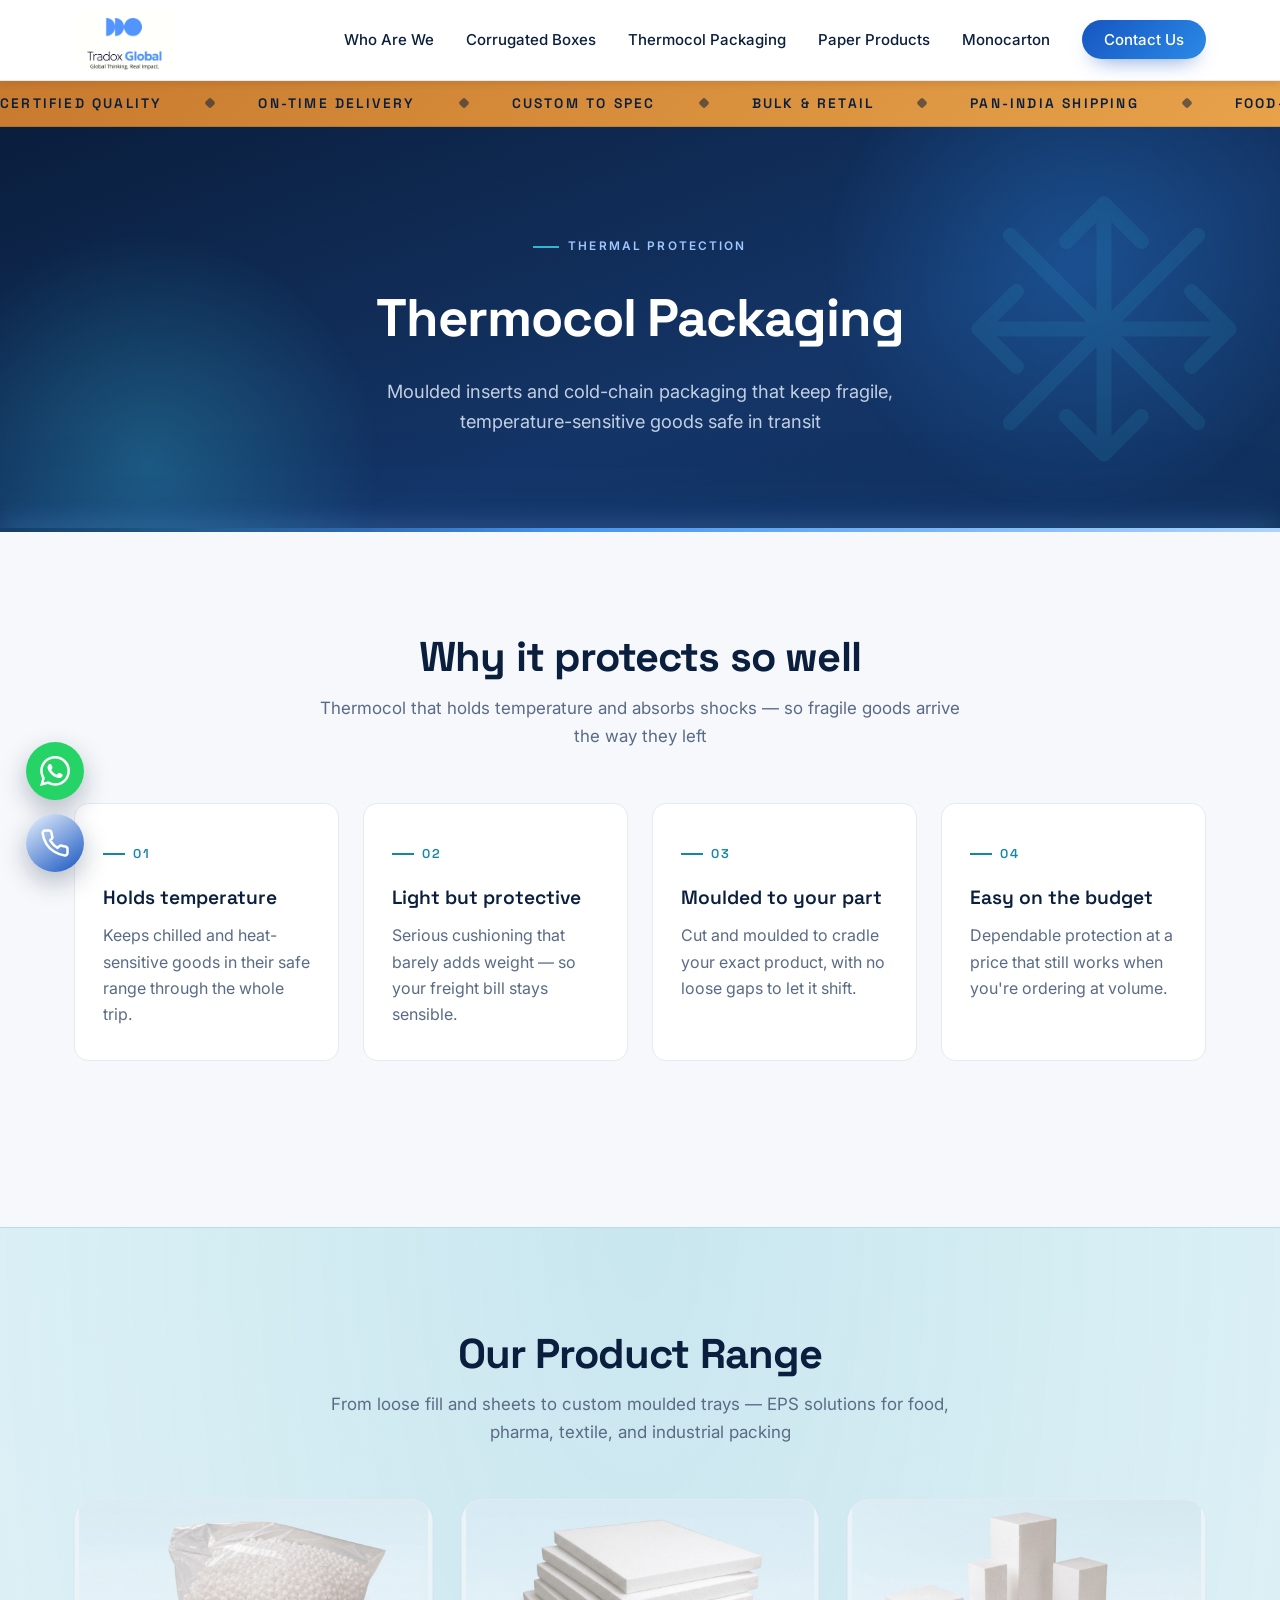
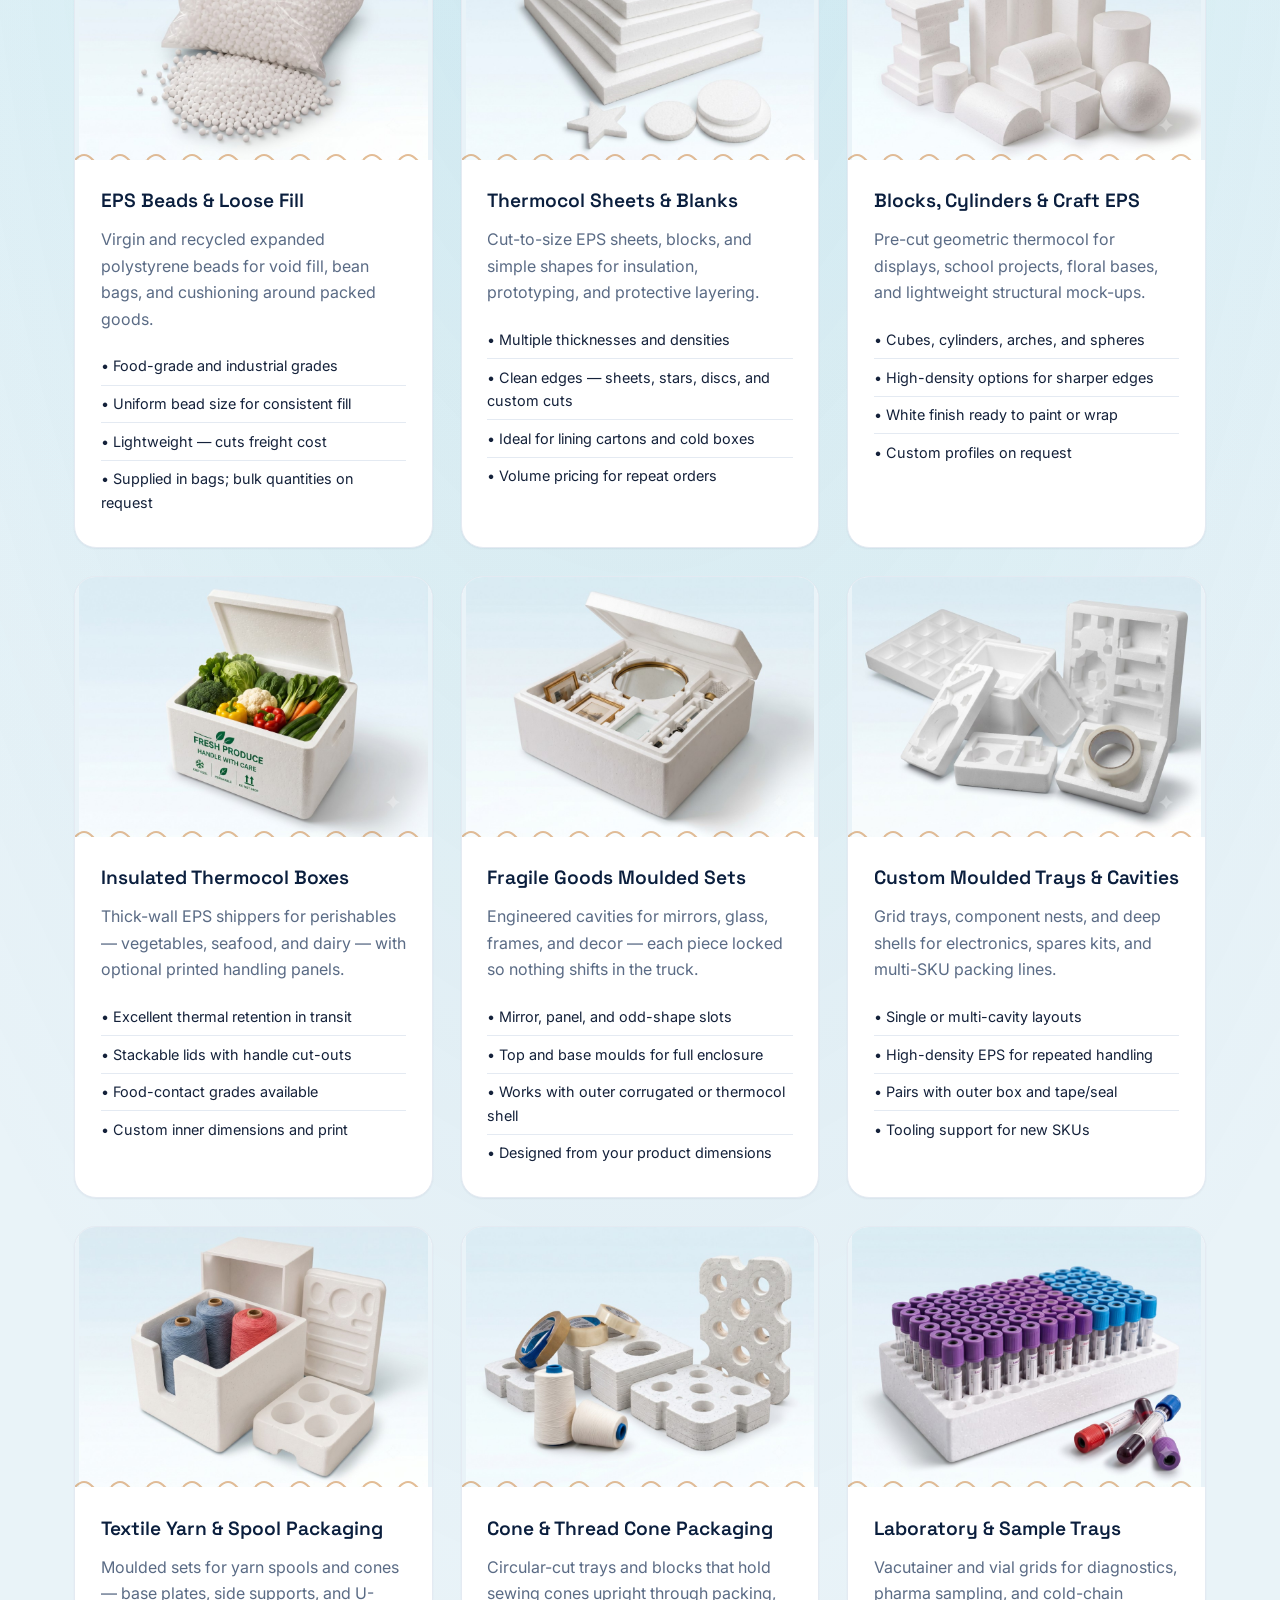
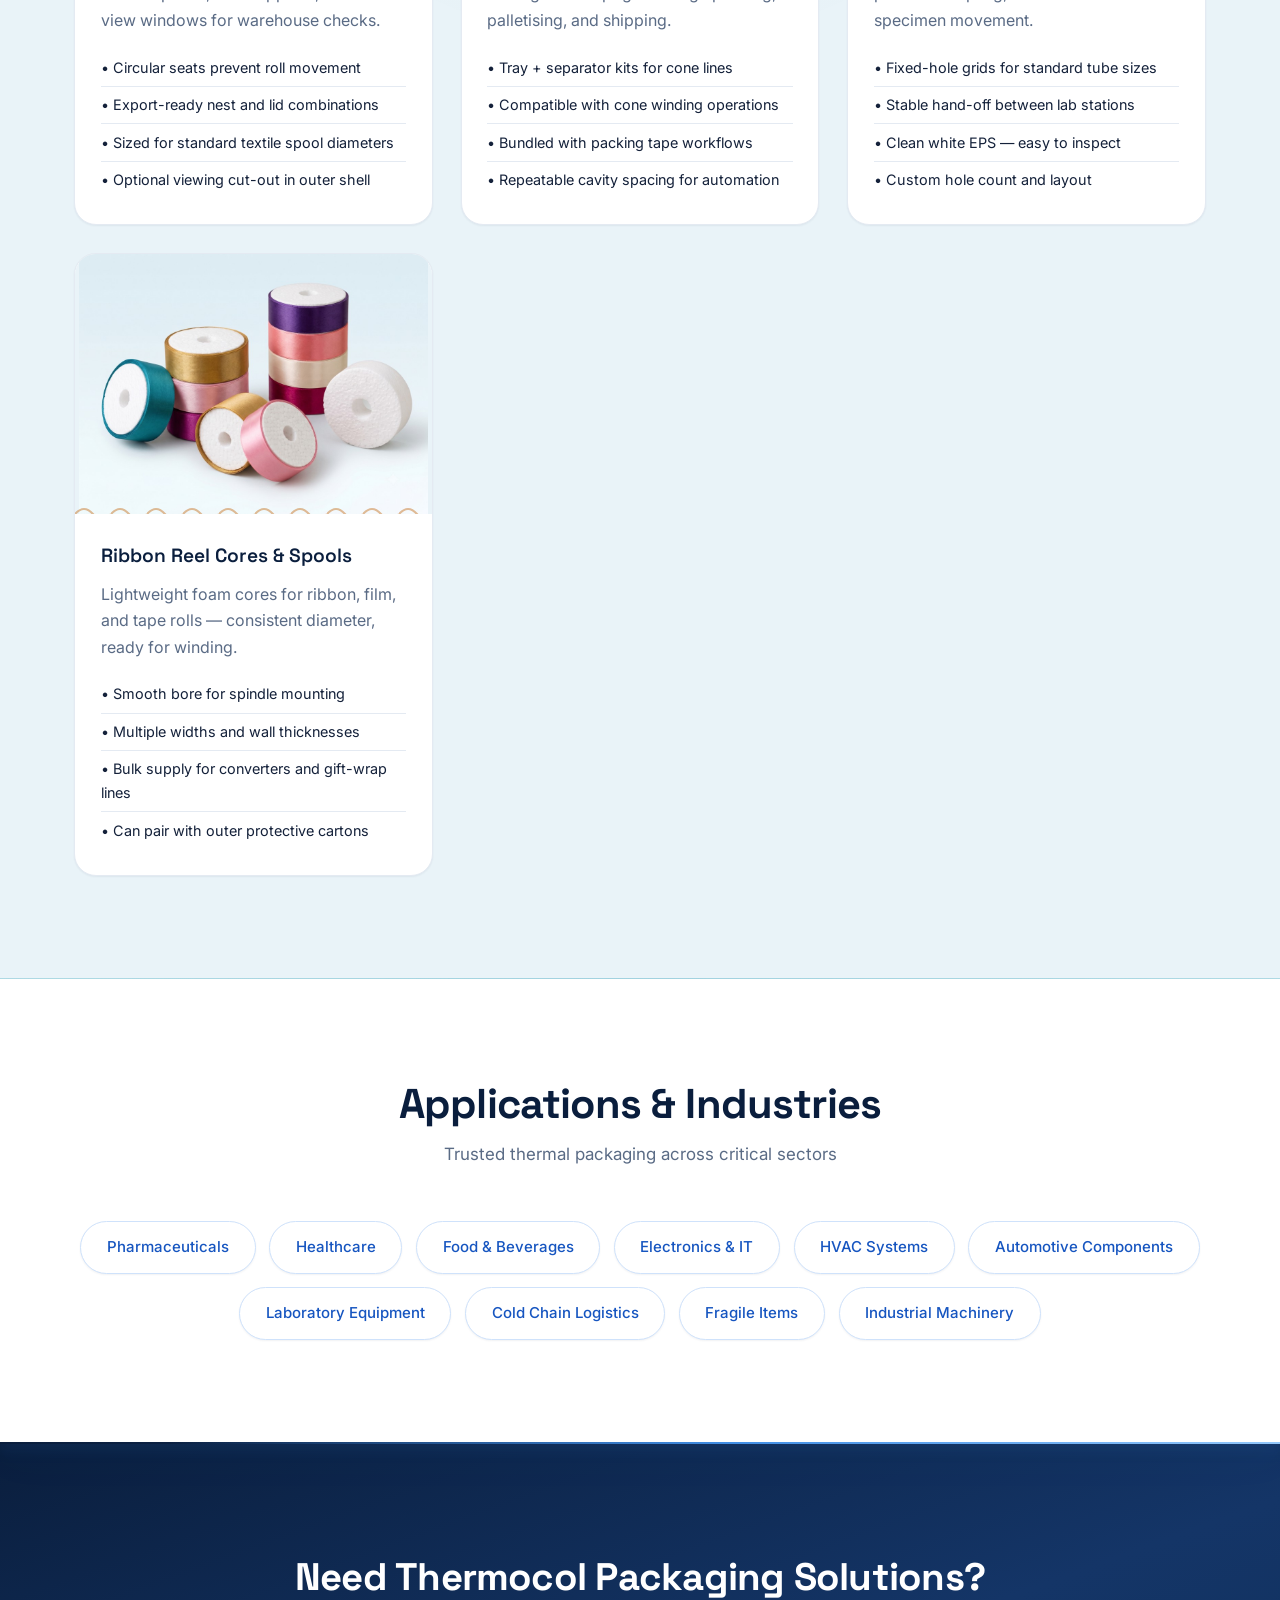
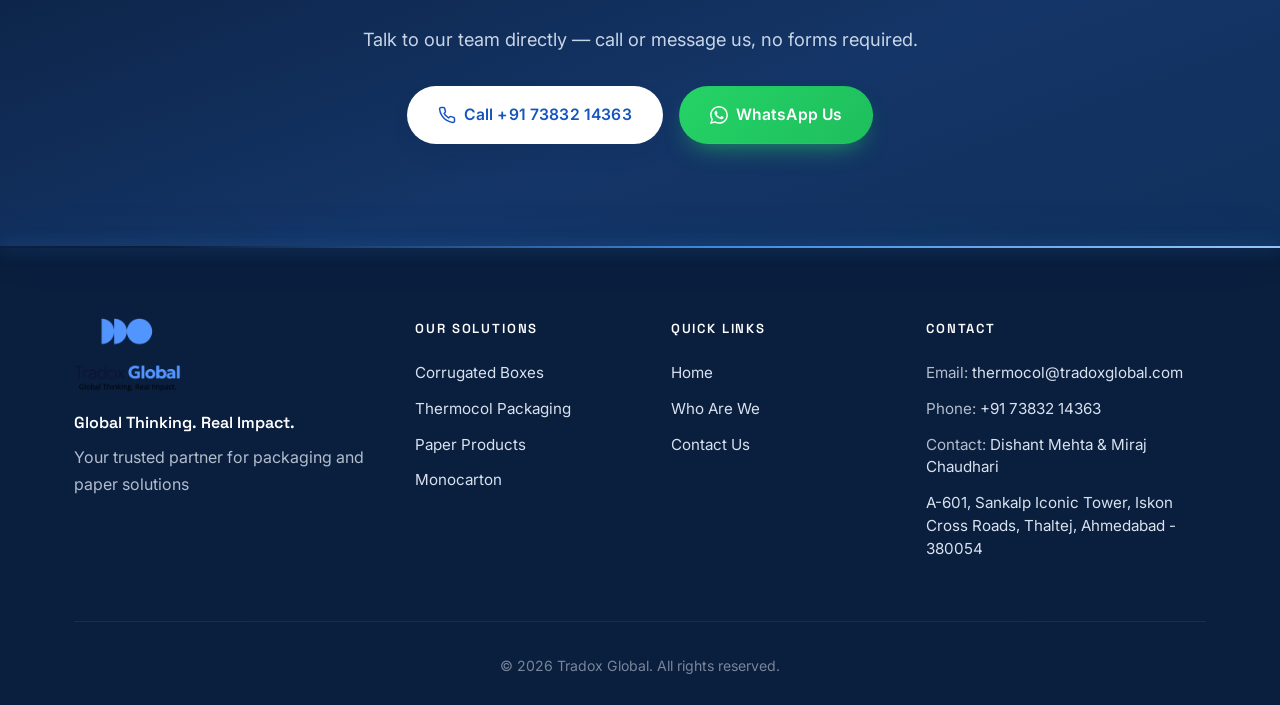
<file: thermocol-packaging.html>
<!DOCTYPE html>
<html lang="en">
<head>
    <meta charset="UTF-8">
    <meta name="viewport" content="width=device-width, initial-scale=1.0">
    <title>Thermocol Packaging - Tradox Global</title>
    <link rel="preconnect" href="https://fonts.googleapis.com">
    <link rel="preconnect" href="https://fonts.gstatic.com" crossorigin>
    <link href="https://fonts.googleapis.com/css2?family=Inter:wght@400;500;600;700&family=Space+Grotesk:wght@500;600;700&display=swap" rel="stylesheet">
    <link rel="stylesheet" href="styles.css?v=20261009">
    <link rel="icon" type="image/svg+xml" href="/favicon.svg">
    <link rel="alternate icon" href="/logo.png">
    <link rel="apple-touch-icon" href="/logo.png">
    <!-- Google tag (gtag.js) -->
    <script async src="https://www.googletagmanager.com/gtag/js?id=AW-18438080213"></script>
    <script>
      window.dataLayer = window.dataLayer || [];
      function gtag(){dataLayer.push(arguments);}
      gtag('js', new Date());

      gtag('config', 'AW-18438080213');
    </script>
</head>
<body class="theme-cyan">
    <!-- Navigation -->
    <nav class="navbar">
        <div class="container">
            <div class="nav-wrapper">
                <div class="logo">
                    <a href="/">
                        <img src="logo.png" alt="Tradox Global" class="logo-img">
                    </a>
                </div>
                <ul class="nav-menu" id="navMenu">
                    <li><a href="/about">Who Are We</a></li>
                    <li><a href="/corrugated-boxes">Corrugated Boxes</a></li>
                    <li><a href="/thermocol-packaging" class="active">Thermocol Packaging</a></li>
                    <li><a href="/paper-products">Paper Products</a></li>
                    <li><a href="/monocarton">Monocarton</a></li>
                    <li><a href="/contact">Contact Us</a></li>
                </ul>
                <button class="mobile-menu-toggle" id="mobileMenuToggle">
                    <span></span>
                    <span></span>
                    <span></span>
                </button>
            </div>
        </div>
    </nav>

    <!-- Capabilities ribbon -->
    <div class="marquee" aria-hidden="true">
        <div class="marquee-track">
            <span class="marquee-item">Certified quality</span>
            <span class="marquee-item">On-time delivery</span>
            <span class="marquee-item">Custom to spec</span>
            <span class="marquee-item">Bulk &amp; retail</span>
            <span class="marquee-item">Pan-India shipping</span>
            <span class="marquee-item">Food-grade options</span>
            <span class="marquee-item">Recyclable stock</span>
            <span class="marquee-item">Engineered protection</span>
            <span class="marquee-item">Certified quality</span>
            <span class="marquee-item">On-time delivery</span>
            <span class="marquee-item">Custom to spec</span>
            <span class="marquee-item">Bulk &amp; retail</span>
            <span class="marquee-item">Pan-India shipping</span>
            <span class="marquee-item">Food-grade options</span>
            <span class="marquee-item">Recyclable stock</span>
            <span class="marquee-item">Engineered protection</span>
        </div>
    </div>

    <!-- Page Hero -->
    <section class="page-hero">
        <div class="page-hero-visual" aria-hidden="true">
            <svg viewBox="0 0 24 24" fill="none" stroke="currentColor" stroke-width="1.2" stroke-linecap="round" stroke-linejoin="round">
                <line x1="12" y1="2" x2="12" y2="22"></line>
                <line x1="2" y1="12" x2="22" y2="12"></line>
                <line x1="4.5" y1="4.5" x2="19.5" y2="19.5"></line>
                <line x1="19.5" y1="4.5" x2="4.5" y2="19.5"></line>
                <polyline points="9 5 12 2 15 5"></polyline>
                <polyline points="9 19 12 22 15 19"></polyline>
                <polyline points="5 9 2 12 5 15"></polyline>
                <polyline points="19 9 22 12 19 15"></polyline>
            </svg>
        </div>
        <div class="container">
            <span class="eyebrow">Thermal protection</span>
            <h1>Thermocol Packaging</h1>
            <p>Moulded inserts and cold-chain packaging that keep fragile, temperature-sensitive goods safe in transit</p>
        </div>
        <div class="page-hero-flute" aria-hidden="true"></div>
    </section>

    <!-- Overview Section -->
    <section class="products-section">
        <div class="container">
            <div class="section-header">
                <h2>Why it protects so well</h2>
                <p>Thermocol that holds temperature and absorbs shocks — so fragile goods arrive the way they left</p>
            </div>

            <div class="features-grid" style="margin-bottom: 4rem;">
                <div class="feature-item">
                    <div class="feature-number">01</div>
                    <h3>Holds temperature</h3>
                    <p>Keeps chilled and heat-sensitive goods in their safe range through the whole trip.</p>
                </div>
                <div class="feature-item">
                    <div class="feature-number">02</div>
                    <h3>Light but protective</h3>
                    <p>Serious cushioning that barely adds weight — so your freight bill stays sensible.</p>
                </div>
                <div class="feature-item">
                    <div class="feature-number">03</div>
                    <h3>Moulded to your part</h3>
                    <p>Cut and moulded to cradle your exact product, with no loose gaps to let it shift.</p>
                </div>
                <div class="feature-item">
                    <div class="feature-number">04</div>
                    <h3>Easy on the budget</h3>
                    <p>Dependable protection at a price that still works when you're ordering at volume.</p>
                </div>
            </div>
        </div>
    </section>

    <!-- Product Range -->
    <section class="product-range">
        <div class="container">
            <!-- Product Categories -->
            <div class="section-header">
                <h2>Our Product Range</h2>
                <p>From loose fill and sheets to custom moulded trays — EPS solutions for food, pharma, textile, and industrial packing</p>
            </div>

            <div class="products-grid">
                <div class="product-card">
                    <div class="product-image">
                        <img src="assets/thermocol/eps-beads.jpg?v=1" alt="EPS Beads and Loose Fill" loading="lazy">
                    </div>
                    <div class="product-content">
                        <h3>EPS Beads & Loose Fill</h3>
                        <p>Virgin and recycled expanded polystyrene beads for void fill, bean bags, and cushioning around packed goods.</p>
                        <ul class="product-features">
                            <li>• Food-grade and industrial grades</li>
                            <li>• Uniform bead size for consistent fill</li>
                            <li>• Lightweight — cuts freight cost</li>
                            <li>• Supplied in bags; bulk quantities on request</li>
                        </ul>
                    </div>
                </div>

                <div class="product-card">
                    <div class="product-image">
                        <img src="assets/thermocol/thermocol-sheets.jpg?v=1" alt="Thermocol Sheets and Blanks" loading="lazy">
                    </div>
                    <div class="product-content">
                        <h3>Thermocol Sheets & Blanks</h3>
                        <p>Cut-to-size EPS sheets, blocks, and simple shapes for insulation, prototyping, and protective layering.</p>
                        <ul class="product-features">
                            <li>• Multiple thicknesses and densities</li>
                            <li>• Clean edges — sheets, stars, discs, and custom cuts</li>
                            <li>• Ideal for lining cartons and cold boxes</li>
                            <li>• Volume pricing for repeat orders</li>
                        </ul>
                    </div>
                </div>

                <div class="product-card">
                    <div class="product-image">
                        <img src="assets/thermocol/craft-shapes.jpg?v=1" alt="Blocks, Cylinders and Craft EPS" loading="lazy">
                    </div>
                    <div class="product-content">
                        <h3>Blocks, Cylinders & Craft EPS</h3>
                        <p>Pre-cut geometric thermocol for displays, school projects, floral bases, and lightweight structural mock-ups.</p>
                        <ul class="product-features">
                            <li>• Cubes, cylinders, arches, and spheres</li>
                            <li>• High-density options for sharper edges</li>
                            <li>• White finish ready to paint or wrap</li>
                            <li>• Custom profiles on request</li>
                        </ul>
                    </div>
                </div>

                <div class="product-card">
                    <div class="product-image">
                        <img src="assets/thermocol/fresh-produce-box.jpg?v=1" alt="Insulated Thermocol Boxes" loading="lazy">
                    </div>
                    <div class="product-content">
                        <h3>Insulated Thermocol Boxes</h3>
                        <p>Thick-wall EPS shippers for perishables — vegetables, seafood, and dairy — with optional printed handling panels.</p>
                        <ul class="product-features">
                            <li>• Excellent thermal retention in transit</li>
                            <li>• Stackable lids with handle cut-outs</li>
                            <li>• Food-contact grades available</li>
                            <li>• Custom inner dimensions and print</li>
                        </ul>
                    </div>
                </div>

                <div class="product-card">
                    <div class="product-image">
                        <img src="assets/thermocol/fragile-goods-inserts.jpg?v=1" alt="Fragile Goods Moulded Sets" loading="lazy">
                    </div>
                    <div class="product-content">
                        <h3>Fragile Goods Moulded Sets</h3>
                        <p>Engineered cavities for mirrors, glass, frames, and decor — each piece locked so nothing shifts in the truck.</p>
                        <ul class="product-features">
                            <li>• Mirror, panel, and odd-shape slots</li>
                            <li>• Top and base moulds for full enclosure</li>
                            <li>• Works with outer corrugated or thermocol shell</li>
                            <li>• Designed from your product dimensions</li>
                        </ul>
                    </div>
                </div>

                <div class="product-card">
                    <div class="product-image">
                        <img src="assets/thermocol/moulded-trays.jpg?v=1" alt="Custom Moulded Trays and Cavities" loading="lazy">
                    </div>
                    <div class="product-content">
                        <h3>Custom Moulded Trays & Cavities</h3>
                        <p>Grid trays, component nests, and deep shells for electronics, spares kits, and multi-SKU packing lines.</p>
                        <ul class="product-features">
                            <li>• Single or multi-cavity layouts</li>
                            <li>• High-density EPS for repeated handling</li>
                            <li>• Pairs with outer box and tape/seal</li>
                            <li>• Tooling support for new SKUs</li>
                        </ul>
                    </div>
                </div>

                <div class="product-card">
                    <div class="product-image">
                        <img src="assets/thermocol/yarn-spool-packaging.jpg?v=1" alt="Textile Yarn and Spool Packaging" loading="lazy">
                    </div>
                    <div class="product-content">
                        <h3>Textile Yarn & Spool Packaging</h3>
                        <p>Moulded sets for yarn spools and cones — base plates, side supports, and U-view windows for warehouse checks.</p>
                        <ul class="product-features">
                            <li>• Circular seats prevent roll movement</li>
                            <li>• Export-ready nest and lid combinations</li>
                            <li>• Sized for standard textile spool diameters</li>
                            <li>• Optional viewing cut-out in outer shell</li>
                        </ul>
                    </div>
                </div>

                <div class="product-card">
                    <div class="product-image">
                        <img src="assets/thermocol/textile-cone-packaging.jpg?v=1" alt="Cone and Thread Cone Packaging" loading="lazy">
                    </div>
                    <div class="product-content">
                        <h3>Cone & Thread Cone Packaging</h3>
                        <p>Circular-cut trays and blocks that hold sewing cones upright through packing, palletising, and shipping.</p>
                        <ul class="product-features">
                            <li>• Tray + separator kits for cone lines</li>
                            <li>• Compatible with cone winding operations</li>
                            <li>• Bundled with packing tape workflows</li>
                            <li>• Repeatable cavity spacing for automation</li>
                        </ul>
                    </div>
                </div>

                <div class="product-card">
                    <div class="product-image">
                        <img src="assets/thermocol/lab-sample-trays.jpg?v=1" alt="Laboratory and Sample Trays" loading="lazy">
                    </div>
                    <div class="product-content">
                        <h3>Laboratory & Sample Trays</h3>
                        <p>Vacutainer and vial grids for diagnostics, pharma sampling, and cold-chain specimen movement.</p>
                        <ul class="product-features">
                            <li>• Fixed-hole grids for standard tube sizes</li>
                            <li>• Stable hand-off between lab stations</li>
                            <li>• Clean white EPS — easy to inspect</li>
                            <li>• Custom hole count and layout</li>
                        </ul>
                    </div>
                </div>

                <div class="product-card">
                    <div class="product-image">
                        <img src="assets/thermocol/ribbon-reel-cores.jpg?v=1" alt="Ribbon Reel Cores and Spools" loading="lazy">
                    </div>
                    <div class="product-content">
                        <h3>Ribbon Reel Cores & Spools</h3>
                        <p>Lightweight foam cores for ribbon, film, and tape rolls — consistent diameter, ready for winding.</p>
                        <ul class="product-features">
                            <li>• Smooth bore for spindle mounting</li>
                            <li>• Multiple widths and wall thicknesses</li>
                            <li>• Bulk supply for converters and gift-wrap lines</li>
                            <li>• Can pair with outer protective cartons</li>
                        </ul>
                    </div>
                </div>
            </div>
        </div>
    </section>

    <!-- Industries Served -->
    <section class="why-choose-us">
        <div class="container">
            <div class="section-header">
                <h2>Applications & Industries</h2>
                <p>Trusted thermal packaging across critical sectors</p>
            </div>
            
            <div class="industries-grid">
                <div class="industry-tag">Pharmaceuticals</div>
                <div class="industry-tag">Healthcare</div>
                <div class="industry-tag">Food & Beverages</div>
                <div class="industry-tag">Electronics & IT</div>
                <div class="industry-tag">HVAC Systems</div>
                <div class="industry-tag">Automotive Components</div>
                <div class="industry-tag">Laboratory Equipment</div>
                <div class="industry-tag">Cold Chain Logistics</div>
                <div class="industry-tag">Fragile Items</div>
                <div class="industry-tag">Industrial Machinery</div>
            </div>
        </div>
    </section>

    <!-- CTA Section -->
    <section class="cta-section">
        <div class="container">
            <div class="cta-content">
                <h2>Need Thermocol Packaging Solutions?</h2>
                <p>Talk to our team directly &mdash; call or message us, no forms required.</p>
                <div class="cta-buttons">
                    <a href="tel:+917383214363" class="btn btn-white">
                        <svg viewBox="0 0 24 24" fill="none" stroke="currentColor" stroke-width="2" stroke-linecap="round" stroke-linejoin="round"><path d="M22 16.92v3a2 2 0 0 1-2.18 2 19.79 19.79 0 0 1-8.63-3.07 19.5 19.5 0 0 1-6-6 19.79 19.79 0 0 1-3.07-8.67A2 2 0 0 1 4.11 2h3a2 2 0 0 1 2 1.72c.13.96.36 1.9.7 2.81a2 2 0 0 1-.45 2.11L8.09 9.91a16 16 0 0 0 6 6l1.27-1.27a2 2 0 0 1 2.11-.45c.9.34 1.85.57 2.81.7A2 2 0 0 1 22 16.92z"></path></svg>
                        Call +91 73832 14363
                    </a>
                    <a href="https://wa.me/917383214363" class="btn btn-whatsapp" target="_blank" rel="noopener">
                        <svg viewBox="0 0 24 24" fill="currentColor" aria-hidden="true"><path d="M17.472 14.382c-.297-.149-1.758-.867-2.03-.967-.273-.099-.471-.148-.67.15-.197.297-.767.966-.94 1.164-.173.199-.347.223-.644.075-.297-.15-1.255-.463-2.39-1.475-.883-.788-1.48-1.761-1.653-2.059-.173-.297-.018-.458.13-.606.134-.133.298-.347.446-.52.149-.174.198-.298.298-.497.099-.198.05-.371-.025-.52-.075-.149-.669-1.612-.916-2.207-.242-.579-.487-.5-.669-.51-.173-.008-.371-.01-.57-.01-.198 0-.52.074-.792.372-.272.297-1.04 1.016-1.04 2.479 0 1.462 1.065 2.875 1.213 3.074.149.198 2.096 3.2 5.077 4.487.709.306 1.262.489 1.694.625.712.227 1.36.195 1.871.118.571-.085 1.758-.719 2.006-1.413.248-.694.248-1.289.173-1.413-.074-.124-.272-.198-.57-.347m-5.421 7.403h-.004a9.87 9.87 0 01-5.031-1.378l-.361-.214-3.741.982.998-3.648-.235-.374a9.86 9.86 0 01-1.51-5.26c.001-5.45 4.436-9.884 9.888-9.884 2.64 0 5.122 1.03 6.988 2.898a9.825 9.825 0 012.893 6.994c-.003 5.45-4.437 9.884-9.885 9.884m8.413-18.297A11.815 11.815 0 0012.05 0C5.495 0 .16 5.335.157 11.892c0 2.096.547 4.142 1.588 5.945L.057 24l6.305-1.654a11.882 11.882 0 005.683 1.448h.005c6.554 0 11.89-5.335 11.893-11.893a11.821 11.821 0 00-3.48-8.413z"></path></svg>
                        WhatsApp Us
                    </a>
                </div>
            </div>
        </div>
    </section>

    <!-- Footer -->
    <footer class="footer">
        <div class="container">
            <div class="footer-grid">
                <div class="footer-col">
                    <img src="logo-white.png" alt="Tradox Global" class="footer-logo">
                    <p class="footer-tagline">Global Thinking. Real Impact.</p>
                    <p>Your trusted partner for packaging and paper solutions</p>
                </div>
                
                <div class="footer-col">
                    <h4>Our Solutions</h4>
                    <ul>
                        <li><a href="/corrugated-boxes">Corrugated Boxes</a></li>
                        <li><a href="/thermocol-packaging">Thermocol Packaging</a></li>
                        <li><a href="/paper-products">Paper Products</a></li>
                    <li><a href="/monocarton">Monocarton</a></li>
                    </ul>
                </div>
                
                <div class="footer-col">
                    <h4>Quick Links</h4>
                    <ul>
                        <li><a href="/">Home</a></li>
                        <li><a href="/about">Who Are We</a></li>
                        <li><a href="/contact">Contact Us</a></li>
                    </ul>
                </div>
                
                <div class="footer-col">
                    <h4>Contact</h4>
                    <ul>
                        <li>Email: <a href="mailto:thermocol@tradoxglobal.com">thermocol@tradoxglobal.com</a></li>
                        <li>Phone: <a href="tel:+917383214363">+91 73832 14363</a></li>
                        <li>Contact: <a href="tel:+917383214363">Dishant Mehta &amp; Miraj Chaudhari</a></li>
                        <li><a href="https://maps.google.com/?q=Sankalp+Iconic+Tower+Iskon+Cross+Roads+Thaltej+Ahmedabad+380054" target="_blank" rel="noopener">A-601, Sankalp Iconic Tower, Iskon Cross Roads, Thaltej, Ahmedabad - 380054</a></li>
                    </ul>
                </div>
            </div>
            
            <div class="footer-bottom">
                <p>&copy; 2026 Tradox Global. All rights reserved.</p>
            </div>
        </div>
    </footer>

    <!-- Floating quick-contact buttons (Google Ads / GA4 trackable) -->
    <div class="floating-contact" aria-label="Quick contact">
        <a href="https://wa.me/917383214363?text=Hi%20Tradox%20Global%2C%20I%27d%20like%20to%20enquire%20about%20your%20products." class="fab fab-whatsapp" target="_blank" rel="noopener" data-ga-event="whatsapp_click" data-ga-label="floating_button" aria-label="Chat with us on WhatsApp">
            <svg viewBox="0 0 24 24" fill="currentColor" aria-hidden="true"><path d="M17.472 14.382c-.297-.149-1.758-.867-2.03-.967-.273-.099-.471-.148-.67.15-.197.297-.767.966-.94 1.164-.173.199-.347.223-.644.075-.297-.15-1.255-.463-2.39-1.475-.883-.788-1.48-1.761-1.653-2.059-.173-.297-.018-.458.13-.606.134-.133.298-.347.446-.52.149-.174.198-.298.298-.497.099-.198.05-.371-.025-.52-.075-.149-.669-1.612-.916-2.207-.242-.579-.487-.5-.669-.51-.173-.008-.371-.01-.57-.01-.198 0-.52.074-.792.372-.272.297-1.04 1.016-1.04 2.479 0 1.462 1.065 2.875 1.213 3.074.149.198 2.096 3.2 5.077 4.487.709.306 1.262.489 1.694.625.712.227 1.36.195 1.871.118.571-.085 1.758-.719 2.006-1.413.248-.694.248-1.289.173-1.413-.074-.124-.272-.198-.57-.347m-5.421 7.403h-.004a9.87 9.87 0 01-5.031-1.378l-.361-.214-3.741.982.998-3.648-.235-.374a9.86 9.86 0 01-1.51-5.26c.001-5.45 4.436-9.884 9.888-9.884 2.64 0 5.122 1.03 6.988 2.898a9.825 9.825 0 012.893 6.994c-.003 5.45-4.437 9.884-9.885 9.884m8.413-18.297A11.815 11.815 0 0012.05 0C5.495 0 .16 5.335.157 11.892c0 2.096.547 4.142 1.588 5.945L.057 24l6.305-1.654a11.882 11.882 0 005.683 1.448h.005c6.554 0 11.89-5.335 11.893-11.893a11.821 11.821 0 00-3.48-8.413z"></path></svg>
            <span class="fab-label">Chat on WhatsApp</span>
        </a>
        <a href="tel:+917383214363" class="fab fab-call" data-ga-event="call_click" data-ga-label="floating_button" aria-label="Call us">
            <svg viewBox="0 0 24 24" fill="none" stroke="currentColor" stroke-width="2" stroke-linecap="round" stroke-linejoin="round"><path d="M22 16.92v3a2 2 0 0 1-2.18 2 19.79 19.79 0 0 1-8.63-3.07 19.5 19.5 0 0 1-6-6 19.79 19.79 0 0 1-3.07-8.67A2 2 0 0 1 4.11 2h3a2 2 0 0 1 2 1.72c.13.96.36 1.9.7 2.81a2 2 0 0 1-.45 2.11L8.09 9.91a16 16 0 0 0 6 6l1.27-1.27a2 2 0 0 1 2.11-.45c.9.34 1.85.57 2.81.7A2 2 0 0 1 22 16.92z"></path></svg>
            <span class="fab-label">Call us</span>
        </a>
    </div>

    <script src="script.js?v=20260913"></script>
</body>
</html>
</file>
<file: styles.css>
/* ============================================================
   Tradox Global — Design System
   Direction: royal-blue "corporate trust" (ref: GCA) grounded in
   the product's own material — corrugated kraft + a fluted signature.
   Display: Space Grotesk · Body: Inter
   ============================================================ */

/* ---------- Reset ---------- */
*,
*::before,
*::after {
    margin: 0;
    padding: 0;
    box-sizing: border-box;
}

:root {
    /* Blue trust family */
    --ink: #0A1E3D;
    --ink-2: #12294D;
    --blue: #1655C0;
    --blue-2: #2B8AE8;
    --sky: #E9F2FE;
    --sky-line: #CFE2FB;

    /* Kraft accent — the corrugated-board note */
    --kraft: #C87A2E;
    --kraft-soft: #E7A24A;

    /* Neutrals */
    --paper: #F6F8FB;
    --card: #FFFFFF;
    --text: #14213A;
    --muted: #5A6B85;
    --line: #E4EAF2;
    --white: #FFFFFF;

    /* Effects */
    --shadow-sm: 0 1px 2px rgba(10, 30, 61, 0.06);
    --shadow: 0 10px 30px -12px rgba(10, 30, 61, 0.18);
    --shadow-lg: 0 28px 60px -24px rgba(10, 30, 61, 0.32);
    --ring: 0 0 0 1px var(--line);

    --r: 14px;
    --r-lg: 22px;
    --r-pill: 999px;

    --grad-blue: linear-gradient(135deg, #1655C0 0%, #2B8AE8 100%);
    --grad-ink: linear-gradient(160deg, #0A1E3D 0%, #143567 60%, #10305C 100%);

    /* Fluted divider (corrugated board edge) */
    --flute: url("data:image/svg+xml,%3Csvg xmlns='http://www.w3.org/2000/svg' width='36' height='14' viewBox='0 0 36 14'%3E%3Cpath d='M0 12 Q9 2 18 12 T36 12' fill='none' stroke='%23C87A2E' stroke-width='2'/%3E%3C/svg%3E");
    /* Same wave as an alpha mask so it can take any accent color */
    --flute-mask: url("data:image/svg+xml,%3Csvg xmlns='http://www.w3.org/2000/svg' width='36' height='12' viewBox='0 0 36 12'%3E%3Cpath d='M0 10 Q9 1 18 10 T36 10' fill='none' stroke='%23000' stroke-width='2.4'/%3E%3C/svg%3E");

    --section-y: clamp(4rem, 8vw, 7rem);

    /* Per-page accent (overridden by body theme classes) */
    --page-accent: #1655C0;
    --page-accent-2: #2B8AE8;
    --page-tint: #EAF2FE;
    --page-glow: rgba(43, 138, 232, 0.30);
}

/* Interior page themes, grounded in each product's material */
body.theme-kraft { --page-accent: #C0731F; --page-accent-2: #E7A24A; --page-tint: #FBF0E1; --page-glow: rgba(200, 122, 46, 0.34); }
body.theme-cyan  {
    --page-accent: #1487A6;
    --page-accent-2: #35B5D1;
    --page-tint: #E2F4F9;
    --product-photo-bg: #E9F3F8;
    --page-glow: rgba(53, 181, 209, 0.32);
}

body.theme-cyan .product-range {
    background:
        radial-gradient(130% 120% at 50% 0%, color-mix(in srgb, var(--page-accent) 12%, transparent), transparent 58%),
        linear-gradient(180deg, var(--page-tint) 0%, var(--product-photo-bg) 42%, var(--product-photo-bg) 100%);
}
body.theme-paper { --page-accent: #3F8552; --page-accent-2: #5FB27A; --page-tint: #E7F5EC; --page-glow: rgba(95, 178, 122, 0.32); }
body.theme-mono  {
    --page-accent: #7A4FB0;
    --page-accent-2: #A579D8;
    --page-tint: #F1EAFB;
    /* Matches Gemini product mockup backgrounds (sampled from asset corners) */
    --product-photo-bg: #E8DEF5;
    --page-glow: rgba(165, 121, 216, 0.32);
}

/* ---------- Base ---------- */
html {
    scroll-behavior: smooth;
}

body {
    font-family: 'Inter', -apple-system, BlinkMacSystemFont, 'Segoe UI', Roboto, sans-serif;
    color: var(--text);
    background: var(--white);
    line-height: 1.65;
    -webkit-font-smoothing: antialiased;
    text-rendering: optimizeLegibility;
    overflow-x: hidden;
}

h1, h2, h3, h4,
.hero-title,
.stat-number,
.feature-index {
    font-family: 'Space Grotesk', 'Inter', sans-serif;
}

img { max-width: 100%; display: block; }

a { color: inherit; }

::selection {
    background: var(--kraft-soft);
    color: var(--ink);
}

.container {
    max-width: 1180px;
    margin: 0 auto;
    padding: 0 24px;
}

/* Shared eyebrow label — utility face, technical tracking */
.eyebrow {
    display: inline-flex;
    align-items: center;
    flex-wrap: wrap;
    gap: 0.35rem 0.55rem;
    max-width: 100%;
    font-size: 0.74rem;
    font-weight: 600;
    letter-spacing: 0.18em;
    text-transform: uppercase;
    color: var(--blue);
}

.eyebrow::before {
    content: "";
    width: 26px;
    height: 2px;
    background: var(--kraft);
    display: inline-block;
}

/* ---------- Section header ---------- */
.section-header {
    max-width: 640px;
    margin: 0 auto 3.25rem;
    text-align: center;
}

.section-header .eyebrow {
    justify-content: center;
    margin-bottom: 1rem;
}

.section-header h2 {
    font-size: clamp(1.9rem, 3.4vw, 2.6rem);
    font-weight: 700;
    line-height: 1.1;
    letter-spacing: -0.02em;
    color: var(--ink);
    margin-bottom: 0.9rem;
}

.section-header p {
    font-size: 1.06rem;
    color: var(--muted);
}

/* ---------- Buttons ---------- */
.btn {
    --pad-y: 15px;
    --pad-x: 30px;
    padding: var(--pad-y) var(--pad-x);
    border-radius: var(--r-pill);
    text-decoration: none;
    font-weight: 600;
    font-size: 0.98rem;
    letter-spacing: 0.01em;
    display: inline-flex;
    align-items: center;
    gap: 0.5rem;
    cursor: pointer;
    border: 1.5px solid transparent;
    transition: transform 0.25s ease, box-shadow 0.25s ease, background 0.25s ease, color 0.25s ease;
    position: relative;
    isolation: isolate;
}

.btn-primary {
    background: var(--grad-blue);
    color: var(--white);
    box-shadow: 0 12px 26px -12px rgba(22, 85, 192, 0.7);
}

.btn-primary:hover {
    transform: translateY(-3px);
    box-shadow: 0 20px 38px -14px rgba(22, 85, 192, 0.75);
}

/* Animated gradient ring — the trust cue borrowed from the reference,
   used only on the hero's primary action. */
@property --ring-angle {
    syntax: "<angle>";
    initial-value: 0deg;
    inherits: false;
}

@keyframes ringSpin {
    to { --ring-angle: 360deg; }
}

.btn-ring::before {
    content: "";
    position: absolute;
    inset: 0;
    border-radius: inherit;
    padding: 1.6px;
    background: conic-gradient(from var(--ring-angle),
        transparent 0deg, var(--kraft-soft) 90deg, #BFE0FF 180deg, var(--kraft-soft) 270deg, transparent 360deg);
    -webkit-mask: linear-gradient(#000 0 0) content-box, linear-gradient(#000 0 0);
    mask: linear-gradient(#000 0 0) content-box, linear-gradient(#000 0 0);
    -webkit-mask-composite: xor;
    mask-composite: exclude;
    animation: ringSpin 4s linear infinite;
    z-index: -1;
}

.btn-outline {
    background: transparent;
    color: var(--white);
    border-color: rgba(255, 255, 255, 0.45);
}

.btn-outline:hover {
    background: rgba(255, 255, 255, 0.1);
    border-color: var(--white);
    transform: translateY(-3px);
}

/* Ghost / white button (on dark CTA bands) */
.btn-white {
    background: var(--white);
    color: var(--blue);
    box-shadow: var(--shadow);
}

.btn-white:hover {
    transform: translateY(-3px);
    box-shadow: var(--shadow-lg);
    color: var(--ink);
}

.btn-large {
    --pad-y: 18px;
    --pad-x: 42px;
    font-size: 1.05rem;
}

/* WhatsApp action button */
.btn-whatsapp {
    background: linear-gradient(135deg, #25D366, #1EBE5D);
    color: var(--white);
    box-shadow: 0 12px 26px -12px rgba(37, 211, 102, 0.7);
}

.btn-whatsapp:hover {
    transform: translateY(-3px);
    box-shadow: 0 20px 38px -14px rgba(37, 211, 102, 0.8);
    color: var(--white);
}

.btn svg { width: 18px; height: 18px; flex-shrink: 0; }

/* Dual action group on CTA bands */
.cta-buttons {
    display: flex;
    gap: 1rem;
    justify-content: center;
    flex-wrap: wrap;
}

/* ---------- Navbar ---------- */
.navbar {
    position: sticky;
    top: 0;
    z-index: 1000;
    background: rgba(255, 255, 255, 0.82);
    backdrop-filter: saturate(180%) blur(14px);
    -webkit-backdrop-filter: saturate(180%) blur(14px);
    border-bottom: 1px solid var(--line);
    transition: box-shadow 0.3s ease;
}

.nav-wrapper {
    display: flex;
    justify-content: space-between;
    align-items: center;
    padding: 0.55rem 0;
}

.logo a { display: block; transition: opacity 0.3s ease; }
.logo a:hover { opacity: 0.85; }

.logo-img {
    height: 62px;
    width: auto;
    cursor: pointer;
}

.nav-menu {
    display: flex;
    list-style: none;
    gap: 2rem;
    align-items: center;
}

.nav-menu a {
    text-decoration: none;
    color: var(--ink);
    font-weight: 500;
    font-size: 0.94rem;
    position: relative;
    padding: 4px 0;
    transition: color 0.25s ease;
}

.nav-menu a:not(.active)::after {
    content: "";
    position: absolute;
    left: 0;
    bottom: -2px;
    width: 0;
    height: 2px;
    background: var(--kraft);
    transition: width 0.25s ease;
}

.nav-menu a:hover::after { width: 100%; }
.nav-menu a:hover { color: var(--blue); }

/* Contact Us as a solid pill */
.nav-menu li:last-child a {
    background: var(--grad-blue);
    color: var(--white);
    padding: 10px 22px;
    border-radius: var(--r-pill);
    box-shadow: 0 10px 22px -12px rgba(22, 85, 192, 0.8);
}

.nav-menu li:last-child a::after { display: none; }

.nav-menu li:last-child a:hover {
    color: var(--white);
    transform: translateY(-2px);
}

.nav-menu li:last-child a.active {
    background: var(--grad-blue);
    color: var(--white);
}

.mobile-menu-toggle {
    display: none;
    flex-direction: column;
    gap: 5px;
    background: none;
    border: none;
    cursor: pointer;
    padding: 6px;
}

.mobile-menu-toggle span {
    width: 26px;
    height: 2.5px;
    border-radius: 2px;
    background: var(--ink);
    transition: all 0.3s ease;
}

.mobile-menu-toggle.active span:nth-child(1) { transform: translateY(7.5px) rotate(45deg); }
.mobile-menu-toggle.active span:nth-child(2) { opacity: 0; }
.mobile-menu-toggle.active span:nth-child(3) { transform: translateY(-7.5px) rotate(-45deg); }

/* ---------- Hero ---------- */
.hero {
    position: relative;
    background: var(--grad-ink);
    color: var(--white);
    padding: clamp(3.5rem, 7vw, 6rem) 0 clamp(5rem, 9vw, 7.5rem);
    overflow: hidden;
}

/* Ambient glows */
.hero::before {
    content: "";
    position: absolute;
    top: -20%;
    right: -10%;
    width: 60vw;
    height: 60vw;
    max-width: 780px;
    max-height: 780px;
    background: radial-gradient(circle, rgba(43, 138, 232, 0.35) 0%, transparent 62%);
    pointer-events: none;
    will-change: transform;
    animation: glowDriftA 22s ease-in-out infinite;
}

.hero::after {
    content: "";
    position: absolute;
    bottom: -30%;
    left: -8%;
    width: 46vw;
    height: 46vw;
    max-width: 560px;
    max-height: 560px;
    background: radial-gradient(circle, rgba(200, 122, 46, 0.22) 0%, transparent 65%);
    pointer-events: none;
    will-change: transform;
    animation: glowDriftB 28s ease-in-out infinite;
}

@keyframes glowDriftA {
    0%, 100% { transform: translate(0, 0) scale(1); }
    50% { transform: translate(-4%, 5%) scale(1.14); }
}

@keyframes glowDriftB {
    0%, 100% { transform: translate(0, 0) scale(1); }
    50% { transform: translate(6%, -4%) scale(1.18); }
}

.hero > .container {
    position: relative;
    z-index: 2;
    display: grid;
    grid-template-columns: 1.05fr 0.95fr;
    gap: clamp(2rem, 5vw, 4.5rem);
    align-items: center;
}

.hero-content { text-align: left; max-width: 560px; min-width: 0; }

.hero .eyebrow { color: #9EC6FF; margin-bottom: 1.5rem; }
.hero .eyebrow::before { background: var(--kraft-soft); }

.hero-title {
    font-size: clamp(2.3rem, 5.6vw, 4rem);
    font-weight: 700;
    line-height: 1.03;
    letter-spacing: -0.03em;
    margin-bottom: 1.25rem;
    overflow-wrap: break-word;
}

.hero-title .accent {
    color: transparent;
    background: linear-gradient(100deg, var(--kraft) 0%, var(--kraft-soft) 30%, #FFD9A6 50%, var(--kraft-soft) 70%, var(--kraft) 100%);
    background-size: 220% auto;
    -webkit-background-clip: text;
    background-clip: text;
    animation: accentShimmer 6s ease-in-out infinite;
}

@keyframes accentShimmer {
    0%, 100% { background-position: 0% center; }
    50% { background-position: 100% center; }
}

.hero-subtitle {
    display: none; /* legacy — replaced by refined description */
}

.hero-description {
    font-size: 1.14rem;
    line-height: 1.7;
    color: rgba(233, 242, 254, 0.86);
    margin-bottom: 2.25rem;
    max-width: 520px;
}

.hero-cta {
    display: flex;
    gap: 1rem;
    flex-wrap: wrap;
}

/* Hero visual — stacked corrugated cartons in CSS/SVG */
.hero-visual {
    position: relative;
    justify-self: center;
    width: 100%;
    max-width: 420px;
    min-width: 0;
    aspect-ratio: 1 / 1;
    display: flex;
    align-items: center;
    justify-content: center;
}

.hero-visual .box-card {
    position: absolute;
    border-radius: 18px;
    background: rgba(255, 255, 255, 0.06);
    border: 1px solid rgba(255, 255, 255, 0.16);
    backdrop-filter: blur(6px);
    box-shadow: 0 30px 60px -30px rgba(0, 0, 0, 0.6);
}

.hero-visual .box-back {
    width: 74%;
    height: 74%;
    top: 6%;
    right: 4%;
    background: linear-gradient(160deg, rgba(43, 138, 232, 0.22), rgba(255, 255, 255, 0.03));
    animation: floatY 9s ease-in-out infinite;
}

.hero-visual .box-mid {
    width: 62%;
    height: 62%;
    bottom: 8%;
    left: 2%;
    background: linear-gradient(160deg, rgba(200, 122, 46, 0.2), rgba(255, 255, 255, 0.03));
    border-color: rgba(231, 162, 74, 0.4);
    animation: floatY 7.5s ease-in-out infinite;
    animation-delay: -1.5s;
}

@keyframes floatY {
    0%, 100% { transform: translateY(0); }
    50% { transform: translateY(-16px); }
}

.hero-visual .box-front {
    position: relative;
    z-index: 3;
    width: 58%;
    aspect-ratio: 1 / 1;
    display: grid;
    place-items: center;
    background: linear-gradient(155deg, rgba(255, 255, 255, 0.14), rgba(255, 255, 255, 0.04));
    border: 1px solid rgba(255, 255, 255, 0.3);
    color: #DCEBFF;
    animation: floatY 6s ease-in-out infinite;
}

.hero-visual .box-front svg { animation: rockGently 9s ease-in-out infinite; }

@keyframes rockGently {
    0%, 100% { transform: rotate(-5deg); }
    50% { transform: rotate(5deg); }
}

.hero-visual .box-front svg { width: 46%; height: 46%; }

/* Corrugated flute strip inside the front card */
.hero-visual .flute-strip {
    position: absolute;
    left: 8%;
    right: 8%;
    bottom: 12%;
    height: 14px;
    background-image: var(--flute);
    background-repeat: repeat-x;
    background-size: 36px 14px;
    opacity: 0.9;
    animation: fluteConveyor 1.4s linear infinite;
}

@keyframes fluteConveyor {
    to { background-position-x: -36px; }
}

/* ---------- Fluted divider between sections ---------- */
.flute-divider {
    height: 14px;
    background-image: var(--flute);
    background-repeat: repeat-x;
    background-size: 36px 14px;
    opacity: 0.55;
}

/* ---------- Hero stats — slim glass strip at the bottom of the hero ---------- */
.hero-stats {
    position: relative;
    z-index: 2;
    margin-top: clamp(2.5rem, 5vw, 3.75rem);
}

.stats-row {
    display: grid;
    grid-template-columns: repeat(5, 1fr);
    background: rgba(255, 255, 255, 0.05);
    border: 1px solid rgba(255, 255, 255, 0.12);
    border-radius: var(--r);
    overflow: hidden;
    backdrop-filter: blur(6px);
    -webkit-backdrop-filter: blur(6px);
}

.stat-item {
    display: flex;
    align-items: center;
    gap: 0.75rem;
    padding: 0.9rem 1.15rem;
    border-left: 1px solid rgba(255, 255, 255, 0.09);
    transition: background 0.3s ease;
}

.stat-item:first-child { border-left: none; }
.stat-item:hover { background: rgba(255, 255, 255, 0.05); }

.stat-icon {
    flex: none;
    width: 38px;
    height: 38px;
    display: grid;
    place-items: center;
    border-radius: 10px;
    color: #9EC6FF;
    background: linear-gradient(140deg, rgba(43, 138, 232, 0.28), rgba(43, 138, 232, 0.07));
    border: 1px solid rgba(158, 198, 255, 0.26);
    transition: color 0.3s ease, transform 0.3s ease;
}

.stat-icon svg { width: 18px; height: 18px; }
.stat-item:hover .stat-icon { color: var(--kraft-soft); transform: scale(1.06); }

.stat-text { min-width: 0; text-align: left; }

.stat-number {
    font-size: 1.5rem;
    font-weight: 700;
    letter-spacing: -0.02em;
    line-height: 1.05;
    color: #EAF2FE;
    background: linear-gradient(120deg, #FFFFFF 0%, #8FBBFF 100%);
    -webkit-background-clip: text;
    background-clip: text;
    -webkit-text-fill-color: transparent;
}

.stat-label {
    font-size: 0.76rem;
    color: rgba(233, 242, 254, 0.66);
    font-weight: 500;
    letter-spacing: 0.01em;
    line-height: 1.2;
}

/* ---------- Capabilities ribbon (continuous motion, top bar) ---------- */
.marquee {
    position: relative;
    background: linear-gradient(135deg, var(--kraft) 0%, var(--kraft-soft) 100%);
    color: var(--ink);
    padding: 0.7rem 0;
    overflow: hidden;
    border-bottom: 1px solid rgba(10, 30, 61, 0.12);
}

.marquee-track {
    display: flex;
    align-items: center;
    width: max-content;
    gap: 2.75rem;
    animation: marqueeScroll 34s linear infinite;
}

.marquee:hover .marquee-track { animation-play-state: paused; }

@keyframes marqueeScroll {
    from { transform: translateX(0); }
    to { transform: translateX(-50%); }
}

.marquee-item {
    display: inline-flex;
    align-items: center;
    gap: 2.75rem;
    font-family: 'Space Grotesk', sans-serif;
    font-size: 0.86rem;
    font-weight: 600;
    letter-spacing: 0.16em;
    text-transform: uppercase;
    color: var(--ink);
    white-space: nowrap;
}

.marquee-item::after {
    content: "";
    width: 8px;
    height: 8px;
    background: rgba(10, 30, 61, 0.55);
    transform: rotate(45deg);
    border-radius: 2px;
    flex: none;
}

/* ---------- Section rhythm ---------- */
.solutions,
.why-choose-us,
.industries {
    padding: var(--section-y) 0;
}

.solutions { background: var(--paper); }
.why-choose-us { background: var(--white); }
.industries { background: var(--white); }

/* ---------- Trusted-by proof band (compact, below hero) ---------- */
.clients-strip {
    padding: 2.25rem 0 2.5rem;
    background: var(--white);
    border-bottom: 1px solid var(--line);
    overflow: hidden;
}

.clients-strip-label {
    margin: 0 0 1.6rem;
    text-align: center;
    font-size: 0.78rem;
    font-weight: 600;
    letter-spacing: 0.14em;
    text-transform: uppercase;
    color: var(--muted);
}

.clients-marquee {
    position: relative;
    width: 100%;
    overflow: hidden;
    -webkit-mask-image: linear-gradient(90deg, transparent, #000 7%, #000 93%, transparent);
    mask-image: linear-gradient(90deg, transparent, #000 7%, #000 93%, transparent);
}

.clients-track {
    display: flex;
    align-items: center;
    width: max-content;
    animation: clientsScroll 22s linear infinite;
}

/* Desktop (mouse) pauses on hover. Excluded on touch so a tap doesn't
   trigger a sticky :hover that leaves the marquee frozen. */
@media (hover: hover) and (pointer: fine) {
    .clients-marquee:hover .clients-track { animation-play-state: paused; }
}

/* Touch: pause only while the finger is held down, resume on release. */
.clients-track.is-pressing { animation-play-state: paused; }

/* Equal horizontal padding per item keeps the two duplicated sets perfectly
   aligned, so the -50% loop is seamless. */
.client-logo {
    flex: 0 0 auto;
    height: 54px;
    padding: 0 clamp(1.5rem, 3.2vw, 3rem);
    display: grid;
    place-items: center;
}

.client-logo img {
    max-height: 54px;
    width: auto;
    max-width: 190px;
    object-fit: contain;
    /* Cropped logos sit on white; multiply drops the white into the tinted band */
    mix-blend-mode: multiply;
    opacity: 1;
    transition: transform 0.35s ease;
}

.client-logo:hover img {
    transform: scale(1.06);
}

@keyframes clientsScroll {
    from { transform: translateX(0); }
    to { transform: translateX(-50%); }
}

/* Landing-page "Why Tradox" runs on a dark blue band */
.why-choose-dark {
    background: var(--grad-ink);
    color: var(--white);
}

.why-choose-dark .section-header h2 { color: var(--white); }
.why-choose-dark .section-header p { color: rgba(233, 242, 254, 0.72); }
.why-choose-dark .eyebrow { color: #9EC6FF; }

.why-choose-dark .feature-item {
    background: rgba(255, 255, 255, 0.05);
    border-color: rgba(255, 255, 255, 0.12);
}

.why-choose-dark .feature-item:hover {
    border-color: rgba(74, 160, 255, 0.5);
}

.why-choose-dark .feature-item h3 { color: var(--white); }
.why-choose-dark .feature-item p { color: rgba(233, 242, 254, 0.72); }
.why-choose-dark .feature-number { color: #9EC6FF; }
.why-choose-dark .feature-number::before { background: #9EC6FF; }

/* ---------- Solutions cards ---------- */
.solutions-grid {
    display: grid;
    grid-template-columns: repeat(auto-fit, minmax(300px, 1fr));
    gap: 1.75rem;
}

/* Per-division accent tokens, grounded in each material */
.solution-card {
    --accent: #1655C0;
    --accent-2: #2B8AE8;
    --tint: #EAF2FE;
    position: relative;
    display: flex;
    flex-direction: column;
    background: var(--card);
    border-radius: var(--r-lg);
    box-shadow: var(--shadow-sm);
    border: 1px solid var(--line);
    transition: transform 0.35s cubic-bezier(0.22, 1, 0.36, 1), box-shadow 0.35s ease, border-color 0.3s ease;
    overflow: hidden;
}

.solution-card.sc-kraft { --accent: #C0731F; --accent-2: #E7A24A; --tint: #FBF0E1; }
.solution-card.sc-cyan  { --accent: #1487A6; --accent-2: #35B5D1; --tint: #E2F4F9; }
.solution-card.sc-paper { --accent: #3F8552; --accent-2: #5FB27A; --tint: #E7F5EC; }
.solution-card.sc-mono  { --accent: #7A4FB0; --accent-2: #A579D8; --tint: #F1EAFB; }

.solution-card:hover {
    transform: translateY(-10px);
    box-shadow: var(--shadow-lg);
    border-color: color-mix(in srgb, var(--accent) 45%, var(--line));
}

/* Media band — themed gradient + ghost watermark + fluted baseline */
.solution-media {
    position: relative;
    padding: 1.6rem 1.9rem 1.5rem;
    min-height: 132px;
    background:
        radial-gradient(120% 140% at 100% 0%, color-mix(in srgb, var(--accent) 16%, transparent), transparent 60%),
        linear-gradient(160deg, var(--tint), var(--card));
    display: flex;
    flex-direction: column;
    justify-content: space-between;
    overflow: hidden;
}

.solution-index {
    position: relative;
    z-index: 2;
    align-self: flex-start;
    font-family: 'Space Grotesk', monospace;
    font-size: 0.72rem;
    font-weight: 600;
    letter-spacing: 0.16em;
    text-transform: uppercase;
    color: var(--accent);
    background: color-mix(in srgb, var(--accent) 12%, var(--white));
    border: 1px solid color-mix(in srgb, var(--accent) 24%, transparent);
    padding: 0.3rem 0.7rem;
    border-radius: var(--r-pill);
}

.solution-icon {
    position: relative;
    z-index: 2;
    width: 62px;
    height: 62px;
    background: linear-gradient(140deg, var(--accent), var(--accent-2));
    color: var(--white);
    border-radius: 16px;
    display: flex;
    align-items: center;
    justify-content: center;
    box-shadow: 0 14px 26px -14px color-mix(in srgb, var(--accent) 90%, transparent);
    transition: transform 0.4s cubic-bezier(0.22, 1, 0.36, 1);
}

.solution-icon svg { width: 30px; height: 30px; }

.solution-card:hover .solution-icon {
    transform: translateY(-2px) rotate(-6deg) scale(1.06);
}

.solution-watermark {
    position: absolute;
    z-index: 1;
    right: -18px;
    top: 50%;
    transform: translateY(-50%);
    width: 150px;
    height: 150px;
    color: var(--accent);
    opacity: 0.1;
    transition: transform 0.5s cubic-bezier(0.22, 1, 0.36, 1), opacity 0.4s ease;
}

.solution-card:hover .solution-watermark {
    transform: translateY(-50%) rotate(8deg) scale(1.12);
    opacity: 0.16;
}

.solution-flute {
    position: absolute;
    left: 0; right: 0; bottom: 0;
    height: 12px;
    background: var(--accent);
    -webkit-mask: var(--flute-mask) repeat-x;
    mask: var(--flute-mask) repeat-x;
    -webkit-mask-size: 36px 12px;
    mask-size: 36px 12px;
    opacity: 0.55;
}

.solution-body {
    padding: 1.6rem 1.9rem 1.9rem;
    display: flex;
    flex-direction: column;
    flex: 1;
}

.solution-body h3 {
    font-size: 1.4rem;
    font-weight: 600;
    color: var(--ink);
    margin-bottom: 0.7rem;
    letter-spacing: -0.01em;
}

.solution-body > p {
    color: var(--muted);
    margin-bottom: 1.35rem;
    line-height: 1.7;
}

.solution-features {
    list-style: none;
    margin-bottom: 1.6rem;
    display: grid;
    gap: 0.55rem;
}

.solution-features li {
    color: var(--text);
    position: relative;
    padding-left: 1.6rem;
    font-size: 0.95rem;
}

.solution-features li::before {
    content: "";
    position: absolute;
    left: 0;
    top: 0.5em;
    width: 8px;
    height: 8px;
    border-radius: 2px;
    background: var(--accent);
    transform: rotate(45deg);
}

.solution-cta {
    margin-top: auto;
    display: flex;
    align-items: center;
    justify-content: space-between;
    gap: 0.75rem;
    padding: 0.85rem 1.15rem;
    border-radius: 12px;
    border: 1.5px solid color-mix(in srgb, var(--accent) 28%, var(--line));
    color: var(--accent);
    font-weight: 600;
    font-size: 0.96rem;
    text-decoration: none;
    background: color-mix(in srgb, var(--accent) 5%, var(--white));
    transition: background 0.3s ease, color 0.3s ease, border-color 0.3s ease, box-shadow 0.3s ease;
}

.solution-cta span {
    transition: transform 0.3s cubic-bezier(0.22, 1, 0.36, 1);
    font-size: 1.1rem;
}

.solution-cta:hover {
    background: linear-gradient(135deg, var(--accent), var(--accent-2));
    color: var(--white);
    border-color: transparent;
    box-shadow: 0 14px 28px -14px color-mix(in srgb, var(--accent) 90%, transparent);
}

.solution-cta:hover span { transform: translateX(5px); }

/* Legacy inline link (kept for safety on other markup) */
.solution-link {
    color: var(--blue);
    text-decoration: none;
    font-weight: 600;
    display: inline-flex;
    align-items: center;
    gap: 0.4rem;
    transition: gap 0.25s ease, color 0.25s ease;
}

.solution-link:hover { gap: 0.8rem; color: var(--ink); }

/* ---------- Why choose us — engineering callouts, no big numbers ---------- */
.features-grid {
    display: grid;
    grid-template-columns: repeat(auto-fit, minmax(240px, 1fr));
    gap: 1.5rem;
}

.feature-item {
    position: relative;
    background: var(--card);
    padding: 2rem 1.75rem;
    border-radius: var(--r);
    border: 1px solid var(--line);
    transition: transform 0.35s cubic-bezier(0.22, 1, 0.36, 1), box-shadow 0.35s ease, border-color 0.35s ease;
}

.feature-item:hover {
    transform: translateY(-6px);
    box-shadow: var(--shadow);
    border-color: color-mix(in srgb, var(--page-accent) 40%, var(--line));
}

/* the .feature-number becomes a small technical index tag */
.feature-number {
    display: inline-flex;
    align-items: center;
    gap: 0.5rem;
    font-family: 'Space Grotesk', monospace;
    font-size: 0.8rem;
    font-weight: 600;
    letter-spacing: 0.12em;
    color: var(--page-accent);
    margin-bottom: 1.1rem;
    opacity: 1;
}

.feature-number::before {
    content: "";
    width: 22px;
    height: 2px;
    background: var(--page-accent);
    transition: width 0.35s cubic-bezier(0.22, 1, 0.36, 1);
}

.feature-item:hover .feature-number::before { width: 40px; }

.feature-item h3 {
    font-size: 1.2rem;
    font-weight: 600;
    color: var(--ink);
    margin-bottom: 0.55rem;
}

.feature-item p { color: var(--muted); }

/* ---------- Industries (on light band) ---------- */
.industries-grid {
    display: flex;
    flex-wrap: wrap;
    gap: 0.85rem;
    justify-content: center;
}

/* Default: legible on light sections (product pages) */
.industry-tag {
    background: var(--white);
    padding: 0.8rem 1.6rem;
    border-radius: var(--r-pill);
    border: 1.5px solid var(--sky-line);
    color: var(--blue);
    font-weight: 500;
    font-size: 0.94rem;
    cursor: default;
    transition: all 0.25s ease;
    box-shadow: var(--shadow-sm);
}

.industry-tag:hover {
    background: var(--grad-blue);
    color: var(--white);
    border-color: transparent;
    transform: translateY(-2px);
    box-shadow: 0 12px 24px -14px rgba(22, 85, 192, 0.8);
}

/* ---------- CTA band ---------- */
.cta-section {
    position: relative;
    background: var(--grad-ink);
    color: var(--white);
    padding: var(--section-y) 0;
    overflow: hidden;
}

.cta-section::before {
    content: "";
    position: absolute;
    left: 0; right: 0; top: 0;
    height: 14px;
    background-image: var(--flute);
    background-repeat: repeat-x;
    background-size: 36px 14px;
    opacity: 0.8;
}

.cta-section .container { position: relative; z-index: 1; text-align: center; }

.cta-box {
    position: relative;
    background: var(--grad-ink);
    border-radius: var(--r-lg);
    padding: clamp(2.5rem, 5vw, 4rem);
    text-align: center;
    color: var(--white);
    max-width: 960px;
    margin: 0 auto;
    overflow: hidden;
    box-shadow: var(--shadow-lg);
}

.cta-box::after {
    content: "";
    position: absolute;
    left: 0; right: 0; top: 0;
    height: 14px;
    background-image: var(--flute);
    background-repeat: repeat-x;
    background-size: 36px 14px;
    opacity: 0.8;
}

.cta-box h2 {
    font-size: clamp(1.8rem, 3.4vw, 2.5rem);
    font-weight: 700;
    letter-spacing: -0.02em;
    margin-bottom: 1rem;
}

.cta-box > p {
    font-size: 1.14rem;
    color: rgba(233, 242, 254, 0.85);
    margin-bottom: 2.5rem;
}

.contact-info-grid {
    display: grid;
    grid-template-columns: repeat(auto-fit, minmax(210px, 1fr));
    gap: 1.25rem;
    margin-bottom: 2.5rem;
    text-align: left;
}

.contact-info-item {
    display: flex;
    gap: 1rem;
    align-items: flex-start;
    background: rgba(255, 255, 255, 0.07);
    padding: 1.5rem;
    border-radius: var(--r);
    border: 1px solid rgba(255, 255, 255, 0.12);
}

.contact-info-item div { flex: 1; min-width: 0; }

.contact-icon {
    font-size: 1.6rem;
    line-height: 1;
    flex-shrink: 0;
    width: 44px;
    text-align: center;
}

.contact-info-item strong {
    display: block;
    font-size: 1.05rem;
    margin-bottom: 0.5rem;
    font-weight: 600;
}

.contact-info-item p {
    margin: 0;
    font-size: 0.9rem;
    color: rgba(233, 242, 254, 0.85);
    word-break: break-word;
    overflow-wrap: break-word;
    line-height: 1.7;
}

.email-link,
.phone-link {
    color: var(--white);
    text-decoration: none;
    display: block;
    padding: 0.25rem 0;
    transition: all 0.25s ease;
    border-bottom: 1px solid transparent;
    font-size: 0.9rem;
    width: fit-content;
}

.email-link:hover,
.phone-link:hover {
    border-bottom-color: var(--kraft-soft);
    color: var(--kraft-soft);
}

.phone-link::before { content: "\260E  "; }

/* Legacy .cta-content (product pages) */
.cta-content h2 {
    font-size: clamp(1.8rem, 3.4vw, 2.4rem);
    font-weight: 700;
    letter-spacing: -0.02em;
    margin-bottom: 1rem;
    color: var(--white);
}

.cta-content p {
    font-size: 1.14rem;
    color: rgba(233, 242, 254, 0.85);
    margin-bottom: 2rem;
}

/* ---------- Contact CTA (landing) ---------- */
.contact-cta {
    position: relative;
    background: var(--grad-ink);
    color: var(--white);
    padding: var(--section-y) 0 clamp(3.5rem, 6vw, 5rem);
    overflow: hidden;
    text-align: center;
}

.contact-cta::before {
    content: "";
    position: absolute;
    left: 0; right: 0; top: 0;
    height: 14px;
    background-image: var(--flute);
    background-repeat: repeat-x;
    background-size: 36px 14px;
    opacity: 0.8;
    z-index: 2;
}

.contact-cta::after {
    content: "";
    position: absolute;
    top: -20%;
    left: 50%;
    width: 60vw;
    height: 60vw;
    max-width: 720px;
    max-height: 720px;
    background: radial-gradient(circle, rgba(43, 138, 232, 0.22) 0%, transparent 62%);
    transform: translateX(-50%);
    pointer-events: none;
    will-change: transform;
    animation: glowDriftB 26s ease-in-out infinite;
}

.contact-cta .container { position: relative; z-index: 2; }

.eyebrow-pill {
    display: inline-flex;
    align-items: center;
    gap: 0.5rem;
    padding: 0.5rem 1.1rem;
    border-radius: 999px;
    border: 1px solid rgba(255, 255, 255, 0.18);
    background: rgba(255, 255, 255, 0.05);
    font-size: 0.72rem;
    font-weight: 600;
    letter-spacing: 0.16em;
    text-transform: uppercase;
    color: #9EC6FF;
    margin-bottom: 1.5rem;
}

.eyebrow-pill svg { width: 14px; height: 14px; }

.contact-cta-title {
    font-family: 'Space Grotesk', sans-serif;
    font-size: clamp(2rem, 4.8vw, 3.2rem);
    font-weight: 700;
    line-height: 1.08;
    letter-spacing: -0.02em;
    margin-bottom: 1rem;
}

.contact-cta-title .accent {
    font-style: italic;
    background: linear-gradient(100deg, #4AA0FF, #2B8AE8 55%, #7CC0FF);
    -webkit-background-clip: text;
    background-clip: text;
    -webkit-text-fill-color: transparent;
    color: transparent;
}

.contact-cta-sub {
    color: rgba(233, 242, 254, 0.72);
    font-size: 1.05rem;
    max-width: 560px;
    margin: 0 auto 2.75rem;
}

.contact-cards {
    display: flex;
    flex-direction: column;
    gap: 1rem;
    max-width: 640px;
    margin: 0 auto;
    text-align: left;
}

.contact-card {
    display: flex;
    align-items: center;
    gap: 1.1rem;
    padding: 1.15rem 1.4rem;
    border-radius: 16px;
    background: rgba(255, 255, 255, 0.04);
    border: 1px solid rgba(255, 255, 255, 0.10);
    color: var(--white);
    text-decoration: none;
    transition: transform 0.3s cubic-bezier(0.22, 1, 0.36, 1), border-color 0.3s ease, background 0.3s ease, box-shadow 0.3s ease;
}

.contact-card:hover {
    transform: translateY(-3px);
    border-color: rgba(74, 160, 255, 0.5);
    background: rgba(43, 138, 232, 0.10);
    box-shadow: var(--shadow-lg);
}

.cc-icon {
    flex-shrink: 0;
    width: 44px;
    height: 44px;
    display: grid;
    place-items: center;
    border-radius: 12px;
    background: rgba(255, 255, 255, 0.06);
    border: 1px solid rgba(255, 255, 255, 0.12);
    color: #9EC6FF;
}

.cc-icon svg { width: 20px; height: 20px; }

.cc-text {
    flex: 1;
    min-width: 0;
    display: flex;
    flex-direction: column;
    gap: 0.15rem;
}

.cc-label {
    font-size: 0.68rem;
    text-transform: uppercase;
    letter-spacing: 0.14em;
    color: rgba(233, 242, 254, 0.5);
    font-weight: 600;
}

.cc-value {
    font-size: 1rem;
    font-weight: 600;
    color: var(--white);
    line-height: 1.35;
    overflow-wrap: anywhere;
}

.cc-arrow {
    flex-shrink: 0;
    color: rgba(233, 242, 254, 0.5);
    font-size: 1.15rem;
    line-height: 1;
    transition: transform 0.3s ease, color 0.3s ease;
}

.contact-card:hover .cc-arrow {
    transform: translateX(5px);
    color: #9EC6FF;
}

/* WhatsApp gets its signature green tint */
.cc-whatsapp { background: rgba(37, 211, 102, 0.08); border-color: rgba(37, 211, 102, 0.25); }
.cc-whatsapp:hover { background: rgba(37, 211, 102, 0.14); border-color: rgba(37, 211, 102, 0.5); }
.cc-whatsapp .cc-icon { background: #25D366; border-color: #25D366; color: #fff; }
.cc-whatsapp:hover .cc-arrow { color: #25D366; }

/* ---------- Footer ---------- */
.footer {
    position: relative;
    background: var(--ink);
    color: rgba(233, 242, 254, 0.75);
    padding: 4.5rem 0 1.75rem;
}

.footer::before {
    content: "";
    position: absolute;
    left: 0; right: 0; top: 0;
    height: 14px;
    background-image: var(--flute);
    background-repeat: repeat-x;
    background-size: 36px 14px;
    opacity: 0.7;
}

.footer-grid {
    display: grid;
    grid-template-columns: 1.4fr 1fr 1fr 1.3fr;
    gap: 2.5rem;
    margin-bottom: 3rem;
}

.footer-logo {
    height: 74px;
    margin-bottom: 1.1rem;
}

.footer-tagline {
    font-family: 'Space Grotesk', sans-serif;
    font-weight: 600;
    color: var(--white);
    margin-bottom: 0.5rem;
}

.footer-social {
    display: flex;
    gap: 0.75rem;
    margin-top: 1.35rem;
}

.footer-social a {
    width: 40px;
    height: 40px;
    border-radius: 10px;
    display: grid;
    place-items: center;
    background: rgba(255, 255, 255, 0.06);
    border: 1px solid rgba(255, 255, 255, 0.12);
    color: rgba(233, 242, 254, 0.8);
    transition: transform 0.25s ease, background 0.25s ease, border-color 0.25s ease, color 0.25s ease;
}

.footer-social a:hover {
    transform: translateY(-2px);
    background: rgba(43, 138, 232, 0.2);
    border-color: rgba(74, 160, 255, 0.5);
    color: #fff;
}

.footer-social a.is-whatsapp:hover {
    background: rgba(37, 211, 102, 0.2);
    border-color: rgba(37, 211, 102, 0.5);
}

.footer-social svg { width: 18px; height: 18px; }

.footer-col h4 {
    color: var(--white);
    font-size: 0.82rem;
    font-weight: 600;
    letter-spacing: 0.14em;
    text-transform: uppercase;
    margin-bottom: 1.4rem;
}

.footer-col ul { list-style: none; }
.footer-col ul li { margin-bottom: 0.8rem; font-size: 0.95rem; line-height: 1.5; }

.footer-col a {
    color: rgba(233, 242, 254, 0.72);
    text-decoration: none;
    transition: color 0.25s ease;
}

.footer-col a:hover { color: var(--kraft-soft); }

.footer-col ul li a {
    color: rgba(233, 242, 254, 0.92);
    text-decoration: none;
}

.footer-col ul li a:hover {
    color: var(--kraft-soft);
}

.footer-bottom {
    text-align: center;
    padding-top: 2rem;
    border-top: 1px solid rgba(255, 255, 255, 0.1);
    font-size: 0.88rem;
    opacity: 0.65;
}

/* ---------- Interior page hero (dynamic, themed) ---------- */
.page-hero {
    position: relative;
    background: var(--grad-ink);
    color: var(--white);
    padding: clamp(4rem, 8vw, 6.5rem) 0 clamp(4.5rem, 8vw, 6rem);
    text-align: center;
    overflow: hidden;
}

/* Two drifting glows: brand blue + the page's own accent */
.page-hero::before {
    content: "";
    position: absolute;
    top: -35%;
    right: -6%;
    width: 44vw;
    height: 44vw;
    max-width: 560px;
    max-height: 560px;
    background: radial-gradient(circle, rgba(43, 138, 232, 0.32) 0%, transparent 64%);
    pointer-events: none;
    will-change: transform;
    animation: glowDriftA 22s ease-in-out infinite;
}

.page-hero::after {
    content: "";
    position: absolute;
    bottom: -45%;
    left: -8%;
    width: 40vw;
    height: 40vw;
    max-width: 500px;
    max-height: 500px;
    background: radial-gradient(circle, var(--page-glow) 0%, transparent 66%);
    pointer-events: none;
    will-change: transform;
    animation: glowDriftB 27s ease-in-out infinite;
}

.page-hero .container { position: relative; z-index: 2; }

.page-hero .eyebrow {
    justify-content: center;
    color: #9EC6FF;
    margin-bottom: 1.1rem;
}

.page-hero .eyebrow::before { background: var(--page-accent-2); }

.page-hero h1 {
    font-size: clamp(2.3rem, 4.8vw, 3.3rem);
    font-weight: 700;
    letter-spacing: -0.02em;
    margin-bottom: 0.9rem;
}

.page-hero p {
    font-size: 1.14rem;
    color: rgba(233, 242, 254, 0.82);
    max-width: 620px;
    margin: 0 auto;
}

/* Large, faint floating watermark of the page's subject */
.page-hero-visual {
    position: absolute;
    top: 50%;
    right: clamp(-40px, 2vw, 40px);
    transform: translateY(-50%);
    width: clamp(180px, 24vw, 300px);
    height: clamp(180px, 24vw, 300px);
    color: var(--page-accent-2);
    opacity: 0.12;
    z-index: 1;
    pointer-events: none;
    animation: floatY 8s ease-in-out infinite;
}

.page-hero-visual svg { width: 100%; height: 100%; }

/* Glowing blue seam along the bottom of the page hero */
.page-hero .page-hero-flute {
    position: absolute;
    left: 0; right: 0; bottom: 0;
    height: 4px;
    background-image: linear-gradient(90deg,
        transparent 0%,
        rgba(43, 138, 232, 0) 4%,
        rgba(74, 160, 255, 0.9) 20%,
        #BFE0FF 50%,
        rgba(74, 160, 255, 0.9) 80%,
        rgba(43, 138, 232, 0) 96%,
        transparent 100%);
    background-repeat: no-repeat;
    background-position: 0 0;
    background-size: 220% 100%;
    opacity: 1;
    box-shadow:
        0 0 24px rgba(124, 192, 255, 0.85),
        0 0 60px rgba(74, 160, 255, 0.6),
        0 0 110px rgba(43, 138, 232, 0.45);
    z-index: 2;
    animation: seamSlide 9s ease-in-out infinite;
}

/* ---------- Products ---------- */
.products-section {
    padding: var(--section-y) 0;
    background: var(--paper);
}

/* "Our Product Range" gets its own themed, shaded band so the shift is clear */
.product-range {
    padding: var(--section-y) 0;
    background:
        radial-gradient(130% 120% at 50% 0%, color-mix(in srgb, var(--page-accent) 12%, transparent), transparent 58%),
        var(--page-tint);
    border-top: 1px solid color-mix(in srgb, var(--page-accent) 22%, transparent);
    border-bottom: 1px solid color-mix(in srgb, var(--page-accent) 22%, transparent);
}

.products-grid {
    display: grid;
    grid-template-columns: repeat(auto-fill, minmax(290px, 1fr));
    gap: 1.75rem;
}

.product-card {
    position: relative;
    background: var(--card);
    border-radius: var(--r-lg);
    overflow: hidden;
    box-shadow: var(--shadow-sm);
    border: 1px solid var(--line);
    transition: transform 0.35s cubic-bezier(0.22, 1, 0.36, 1), box-shadow 0.35s ease, border-color 0.35s ease;
}

/* Accent bar that draws across the top on hover */
.product-card::before {
    content: "";
    position: absolute;
    top: 0; left: 0; right: 0;
    height: 3px;
    background: linear-gradient(90deg, var(--page-accent), var(--page-accent-2));
    transform: scaleX(0);
    transform-origin: left;
    transition: transform 0.4s cubic-bezier(0.22, 1, 0.36, 1);
    z-index: 3;
}

.product-card:hover {
    transform: translateY(-8px);
    box-shadow: var(--shadow-lg);
    border-color: color-mix(in srgb, var(--page-accent) 45%, var(--line));
}

.product-card:hover::before { transform: scaleX(1); }

.product-image {
    width: 100%;
    height: 170px;
    background:
        radial-gradient(120% 130% at 100% 0%, color-mix(in srgb, var(--page-accent) 16%, transparent), transparent 58%),
        linear-gradient(150deg, var(--page-tint), #ffffff);
    display: flex;
    align-items: center;
    justify-content: center;
    font-size: 3.2rem;
    position: relative;
    overflow: hidden;
    transition: background 0.35s ease;
}

/* subject inside the image lifts + scales gently on hover */
.product-image > * { transition: transform 0.4s cubic-bezier(0.22, 1, 0.36, 1); }
.product-card:hover .product-image > * { transform: scale(1.08) translateY(-2px); }

/* Two-tone isometric product illustrations */
.product-image svg {
    width: auto;
    height: 118px;
    fill: none;
    stroke: #1f2733;
    stroke-width: 2.4;
    stroke-linecap: round;
    stroke-linejoin: round;
    overflow: visible;
}
.product-image svg .det { stroke-width: 1.7; }
.product-card:hover .product-image svg { transform: scale(1.06) translateY(-2px); }

/* Photo product cards: show full image (unchanged assets), scaled to the band */
.product-image:has(> img) {
    height: 260px;
    display: flex;
    align-items: stretch;
    justify-content: stretch;
    padding: 0;
    background: var(--product-photo-bg, var(--page-tint));
}

body.theme-mono .product-range {
    background:
        radial-gradient(130% 120% at 50% 0%, color-mix(in srgb, var(--page-accent) 12%, transparent), transparent 58%),
        linear-gradient(180deg, var(--page-tint) 0%, var(--product-photo-bg) 42%, var(--product-photo-bg) 100%);
}

.product-image > img {
    position: absolute;
    inset: 0;
    width: 100%;
    height: 100%;
    object-fit: contain;
    object-position: center;
    border-radius: 0;
}

.product-card:hover .product-image > img {
    transform: scale(1.03);
}

/* fluted baseline on product imagery */
.product-image::after {
    content: "";
    position: absolute;
    left: 0; right: 0; bottom: 0;
    height: 12px;
    background-image: var(--flute);
    background-repeat: repeat-x;
    background-size: 36px 14px;
    opacity: 0.5;
}

.product-content { padding: 1.6rem; }

.product-content h3 {
    font-size: 1.2rem;
    font-weight: 600;
    color: var(--ink);
    margin-bottom: 0.6rem;
}

.product-content p { color: var(--muted); margin-bottom: 1rem; }

.product-features { list-style: none; }

.product-features li {
    padding: 0.4rem 0;
    color: var(--text);
    font-size: 0.9rem;
    border-top: 1px solid var(--line);
}

.product-features li:first-child { border-top: none; }

/* ---------- About ---------- */
.about-content { max-width: 1000px; margin: 0 auto; }

.about-intro { text-align: center; margin-bottom: 4rem; }

.about-intro h2 {
    font-size: clamp(1.8rem, 3.4vw, 2.5rem);
    font-weight: 700;
    letter-spacing: -0.02em;
    color: var(--ink);
    margin-bottom: 1.25rem;
}

.lead-text {
    font-size: 1.18rem;
    color: var(--muted);
    line-height: 1.8;
    max-width: 780px;
    margin: 0 auto;
}

.about-grid {
    display: grid;
    grid-template-columns: repeat(auto-fit, minmax(270px, 1fr));
    gap: 1.75rem;
    margin-bottom: 4rem;
}

.about-card {
    background: var(--card);
    padding: 2.5rem 2rem;
    border-radius: var(--r-lg);
    border: 1px solid var(--line);
    box-shadow: var(--shadow-sm);
    text-align: center;
    transition: transform 0.3s ease, box-shadow 0.3s ease;
}

.about-card:hover { transform: translateY(-6px); box-shadow: var(--shadow-lg); }

.about-icon {
    width: 76px;
    height: 76px;
    margin: 0 auto 1.5rem;
    display: grid;
    place-items: center;
    border-radius: 22px;
    background: linear-gradient(150deg, var(--sky), var(--blue));
    color: #fff;
    box-shadow: 0 14px 30px rgba(22, 85, 192, 0.28);
    transition: transform 0.35s cubic-bezier(0.22, 1, 0.36, 1), box-shadow 0.35s ease;
}

.about-icon svg {
    width: 38px;
    height: 38px;
    fill: none;
    stroke: currentColor;
    stroke-width: 1.9;
    stroke-linecap: round;
    stroke-linejoin: round;
}

.about-card:hover .about-icon {
    transform: translateY(-4px) rotate(-4deg);
    box-shadow: 0 18px 36px rgba(22, 85, 192, 0.34);
}

.about-card h3 {
    font-size: 1.35rem;
    font-weight: 600;
    color: var(--blue);
    margin-bottom: 0.85rem;
}

.about-card p { color: var(--muted); line-height: 1.7; }

.about-story {
    background: var(--card);
    border: 1px solid var(--line);
    padding: clamp(2rem, 4vw, 3rem);
    border-radius: var(--r-lg);
    margin-bottom: 3rem;
    box-shadow: var(--shadow-sm);
    border-left: 4px solid var(--kraft);
}

.about-story h2 {
    font-size: 1.8rem;
    font-weight: 700;
    color: var(--ink);
    margin-bottom: 1.25rem;
}

.about-story p {
    color: var(--muted);
    line-height: 1.85;
    margin-bottom: 1rem;
    font-size: 1.04rem;
}

.about-list { list-style: none; margin-top: 1.5rem; }

.about-list li {
    padding: 1rem 0 1rem 1.75rem;
    border-bottom: 1px solid var(--line);
    color: var(--muted);
    line-height: 1.7;
    position: relative;
}

.about-list li::before {
    content: "";
    position: absolute;
    left: 0;
    top: 1.55em;
    width: 9px;
    height: 9px;
    border-radius: 2px;
    background: var(--kraft);
}

.about-list li strong { color: var(--ink); }
.about-list li:last-child { border-bottom: none; }

.about-commitment { margin-bottom: 4rem; }

.about-commitment h2 {
    font-size: clamp(1.8rem, 3vw, 2.2rem);
    font-weight: 700;
    color: var(--ink);
    margin-bottom: 2rem;
    text-align: center;
}

.commitment-grid {
    display: grid;
    grid-template-columns: repeat(auto-fit, minmax(250px, 1fr));
    gap: 1.5rem;
}

.commitment-item {
    background: var(--card);
    padding: 1.85rem;
    border-radius: var(--r);
    border: 1px solid var(--line);
    border-left: 4px solid var(--blue);
    box-shadow: var(--shadow-sm);
    transition: transform 0.3s ease, box-shadow 0.3s ease;
}

.commitment-item:hover { transform: translateY(-4px); box-shadow: var(--shadow); }

.commitment-item h4 {
    color: var(--ink);
    margin-bottom: 0.65rem;
    font-size: 1.08rem;
    font-weight: 600;
}

.commitment-item p { color: var(--muted); line-height: 1.6; margin: 0; }

.about-cta {
    position: relative;
    background: var(--grad-ink);
    padding: clamp(3rem, 5vw, 4rem);
    border-radius: var(--r-lg);
    text-align: center;
    color: var(--white);
    overflow: hidden;
    box-shadow: var(--shadow-lg);
}

.about-cta::after {
    content: "";
    position: absolute;
    left: 0; right: 0; top: 0;
    height: 14px;
    background-image: var(--flute);
    background-repeat: repeat-x;
    background-size: 36px 14px;
    opacity: 0.8;
}

.about-cta h2 {
    font-size: clamp(1.8rem, 3.4vw, 2.4rem);
    font-weight: 700;
    margin-bottom: 1rem;
}

.about-cta p {
    font-size: 1.14rem;
    color: rgba(233, 242, 254, 0.85);
    margin-bottom: 2rem;
}

.about-cta .btn-primary { background: var(--white); color: var(--blue); }
.about-cta .btn-primary:hover { color: var(--ink); }

/* ---------- Contact ---------- */
.contact-section { padding: var(--section-y) 0; background: var(--paper); }

.contact-grid {
    display: grid;
    grid-template-columns: 1fr 1.1fr;
    gap: 3.5rem;
    align-items: start;
}

.contact-info h2 {
    font-size: 1.9rem;
    font-weight: 700;
    color: var(--ink);
    margin-bottom: 1rem;
}

.contact-info > p { color: var(--muted); margin-bottom: 2.25rem; }

.info-item { display: flex; gap: 1rem; margin-bottom: 1.6rem; align-items: flex-start; }

.info-icon {
    width: 48px;
    height: 48px;
    background: linear-gradient(135deg, var(--sky), #D6E7FD);
    color: var(--blue);
    border-radius: 12px;
    display: flex;
    align-items: center;
    justify-content: center;
    flex-shrink: 0;
}

.info-content h3 {
    margin-bottom: 0.3rem;
    font-size: 1.05rem;
    font-weight: 600;
    color: var(--ink);
}

.info-content p { color: var(--muted); margin: 0; line-height: 1.6; }

.contact-form-wrapper {
    background: var(--card);
    padding: clamp(1.75rem, 3vw, 2.5rem);
    border-radius: var(--r-lg);
    border: 1px solid var(--line);
    box-shadow: var(--shadow);
}

.form-group { margin-bottom: 1.35rem; }

.form-group label {
    display: block;
    margin-bottom: 0.5rem;
    font-weight: 500;
    font-size: 0.92rem;
    color: var(--ink);
}

.form-group input,
.form-group textarea,
.form-group select {
    width: 100%;
    padding: 13px 16px;
    border: 1.5px solid var(--line);
    border-radius: 10px;
    font-family: inherit;
    font-size: 0.98rem;
    color: var(--text);
    background: var(--paper);
    transition: border-color 0.25s ease, box-shadow 0.25s ease, background 0.25s ease;
}

.form-group input:focus,
.form-group textarea:focus,
.form-group select:focus {
    outline: none;
    border-color: var(--blue);
    background: var(--white);
    box-shadow: 0 0 0 4px rgba(22, 85, 192, 0.12);
}

.form-group textarea { resize: vertical; min-height: 130px; }

.form-button {
    width: 100%;
    padding: 15px 32px;
    background: var(--grad-blue);
    color: var(--white);
    border: none;
    border-radius: var(--r-pill);
    font-family: inherit;
    font-weight: 600;
    font-size: 1rem;
    cursor: pointer;
    transition: transform 0.25s ease, box-shadow 0.25s ease;
    box-shadow: 0 12px 26px -12px rgba(22, 85, 192, 0.7);
}

.form-button:hover {
    transform: translateY(-2px);
    box-shadow: 0 20px 38px -14px rgba(22, 85, 192, 0.75);
}

.success-message {
    background: #E7F6EC;
    color: #1B7A43;
    border: 1px solid #B7E4C7;
    padding: 1rem 1.15rem;
    border-radius: 10px;
    margin-top: 1rem;
    display: none;
    font-weight: 500;
}

.success-message.show { display: block; }

/* ---------- Reveal-on-scroll ---------- */
.reveal {
    opacity: 0;
    transform: translateY(22px);
    transition: opacity 0.6s ease, transform 0.6s ease;
}

.reveal.is-visible { opacity: 1; transform: none; }

/* ---------- Floating quick-contact (Call + WhatsApp) ---------- */
.floating-contact {
    position: fixed;
    left: clamp(14px, 2.5vw, 26px);
    bottom: clamp(16px, 3vw, 28px);
    z-index: 950;
    display: flex;
    flex-direction: column;
    gap: 0.85rem;
}

.fab {
    position: relative;
    display: flex;
    align-items: center;
    justify-content: center;
    width: 58px;
    height: 58px;
    border-radius: 50%;
    color: #fff;
    box-shadow: 0 10px 26px rgba(10, 30, 61, 0.28);
    transition: transform 0.25s cubic-bezier(0.22, 1, 0.36, 1), box-shadow 0.25s ease;
    -webkit-tap-highlight-color: transparent;
}

.fab svg { position: relative; z-index: 2; width: 30px; height: 30px; overflow: visible; }
.fab:hover { transform: translateY(-3px) scale(1.05); box-shadow: 0 16px 34px rgba(10, 30, 61, 0.34); }
.fab:active { transform: scale(0.95); }

.fab-whatsapp { background: #25D366; }
.fab-call { background: linear-gradient(145deg, var(--sky), var(--blue)); }

/* Label that slides out on hover (desktop / mouse only) */
.fab-label {
    position: absolute;
    left: calc(100% + 12px);
    top: 50%;
    transform: translateY(-50%) translateX(-8px);
    background: var(--ink);
    color: #fff;
    font-size: 0.82rem;
    font-weight: 600;
    padding: 0.45rem 0.75rem;
    border-radius: 9px;
    white-space: nowrap;
    opacity: 0;
    pointer-events: none;
    box-shadow: 0 8px 20px rgba(10, 30, 61, 0.24);
    transition: opacity 0.25s ease, transform 0.25s ease;
}

.fab-label::after {
    content: "";
    position: absolute;
    right: 100%;
    top: 50%;
    transform: translateY(-50%);
    border: 6px solid transparent;
    border-right-color: var(--ink);
}

.fab:hover .fab-label,
.fab:focus-visible .fab-label { opacity: 1; transform: translateY(-50%) translateX(0); }

@media (hover: none) {
    .fab-label { display: none; }
}

@media (prefers-reduced-motion: reduce) {
    .fab { transition: none; }
}

/* ---------- Responsive ---------- */
@media (max-width: 968px) {
    .nav-menu {
        position: fixed;
        left: -100%;
        top: 74px;
        flex-direction: column;
        background: var(--white);
        width: 100%;
        text-align: center;
        transition: left 0.3s ease;
        box-shadow: var(--shadow);
        padding: 2rem 0;
        gap: 1.25rem;
        border-top: 1px solid var(--line);
    }

    .nav-menu.active { left: 0; }
    .mobile-menu-toggle { display: flex; }

    .hero > .container { grid-template-columns: 1fr; }
    .hero-content { max-width: 640px; }
    .hero-visual { max-width: 320px; margin-top: 1rem; order: -1; }

    .stats-row { grid-template-columns: repeat(3, 1fr); }
    .stat-item { border-left: none; border-top: 1px solid rgba(255, 255, 255, 0.09); }

    .contact-grid { grid-template-columns: 1fr; gap: 2.5rem; }

    .footer-grid { grid-template-columns: 1fr 1fr; gap: 2rem; }
}

/* ---------- Phones / small tablets ---------- */
@media (max-width: 640px) {
    .container { padding: 0 18px; }

    /* Tighter, better-proportioned type on small screens */
    .hero-title { font-size: clamp(2rem, 8.5vw, 2.6rem); line-height: 1.08; }
    .hero-description { font-size: 1rem; line-height: 1.65; }
    .section-header h2 { font-size: clamp(1.6rem, 6.6vw, 2rem); }
    .section-header p { font-size: 0.98rem; }
    .page-hero h1 { font-size: clamp(1.9rem, 7.6vw, 2.5rem); }
    .page-hero p { font-size: 1rem; }
    .contact-cta-title { font-size: clamp(1.75rem, 7.4vw, 2.3rem); }
    .contact-cta-sub { font-size: 0.98rem; }

    .product-image:has(> img) { height: 220px; }

    /* Compact trusted-by band */
    .clients-strip { padding: 1.75rem 0 2rem; }
    .clients-strip-label {
        font-size: 0.66rem;
        letter-spacing: 0.12em;
        line-height: 1.5;
        margin-bottom: 1.25rem;
        padding: 0 0.5rem;
    }
    .client-logo { height: 40px; padding: 0 1.4rem; }
    .client-logo img { max-height: 40px; max-width: 130px; }

    /* Single-column card grids — avoids overflow on narrow phones */
    .solutions-grid,
    .products-grid,
    .features-grid,
    .about-grid,
    .commitment-grid { grid-template-columns: 1fr; }

    /* CTAs stack full-width */
    .hero-cta,
    .cta-buttons { flex-direction: column; align-items: stretch; }
    .hero-cta .btn,
    .cta-buttons .btn { justify-content: center; }
    .btn { width: 100%; justify-content: center; }
    .contact-form-wrapper .btn,
    .form-button { width: 100%; }

    .stats-row { grid-template-columns: 1fr 1fr; }

    .footer-grid { grid-template-columns: 1fr; gap: 1.75rem; text-align: left; }

    /* The faint hero watermark clutters narrow, centered heroes */
    .page-hero-visual { display: none; }

    /* Slimmer, calmer capabilities ribbon */
    .marquee-item { font-size: 0.72rem; gap: 1.9rem; letter-spacing: 0.12em; }
    .marquee-track { gap: 1.9rem; }

    /* Contact cards breathe a little more */
    .contact-card { padding: 1rem 1.1rem; gap: 0.9rem; }
    .cc-icon { width: 40px; height: 40px; }

    /* Keep floating buttons comfortably tappable but out of the way */
    .fab { width: 52px; height: 52px; }
    .fab svg { width: 24px; height: 24px; }
    .floating-contact { gap: 0.7rem; }
}

/* ---------- Very small phones ---------- */
@media (max-width: 380px) {
    .stats-row { grid-template-columns: 1fr; }
    .hero-title { font-size: 1.85rem; }
    .industry-tag { padding: 0.65rem 1.15rem; font-size: 0.88rem; }
}

/* ---------- Motion / a11y ---------- */
@media (prefers-reduced-motion: reduce) {
    *,
    *::before,
    *::after {
        animation-duration: 0.001ms !important;
        animation-iteration-count: 1 !important;
        transition-duration: 0.001ms !important;
        scroll-behavior: auto !important;
    }
}

:focus-visible {
    outline: 3px solid var(--kraft-soft);
    outline-offset: 2px;
    border-radius: 4px;
}

/* ---------- Section seam: glowing blue beam (replaces flute dividers) ---------- */
.cta-section::before,
.cta-box::after,
.contact-cta::before,
.footer::before,
.about-cta::after,
.flute-divider {
    height: 2px;
    background-image: linear-gradient(90deg,
        transparent 0%,
        rgba(43, 138, 232, 0) 6%,
        rgba(74, 160, 255, 0.85) 26%,
        #A6D4FF 50%,
        rgba(74, 160, 255, 0.85) 74%,
        rgba(43, 138, 232, 0) 94%,
        transparent 100%);
    background-repeat: no-repeat;
    background-position: 0 0;
    background-size: 220% 100%;
    opacity: 1;
    box-shadow:
        0 0 16px rgba(74, 160, 255, 0.55),
        0 0 46px rgba(43, 138, 232, 0.38);
    animation: seamSlide 9s ease-in-out infinite;
}

/* subtle traveling shimmer along the beam */
@keyframes seamSlide {
    0% { background-position: 0% 0; }
    50% { background-position: 120% 0; }
    100% { background-position: 0% 0; }
}
</file>
